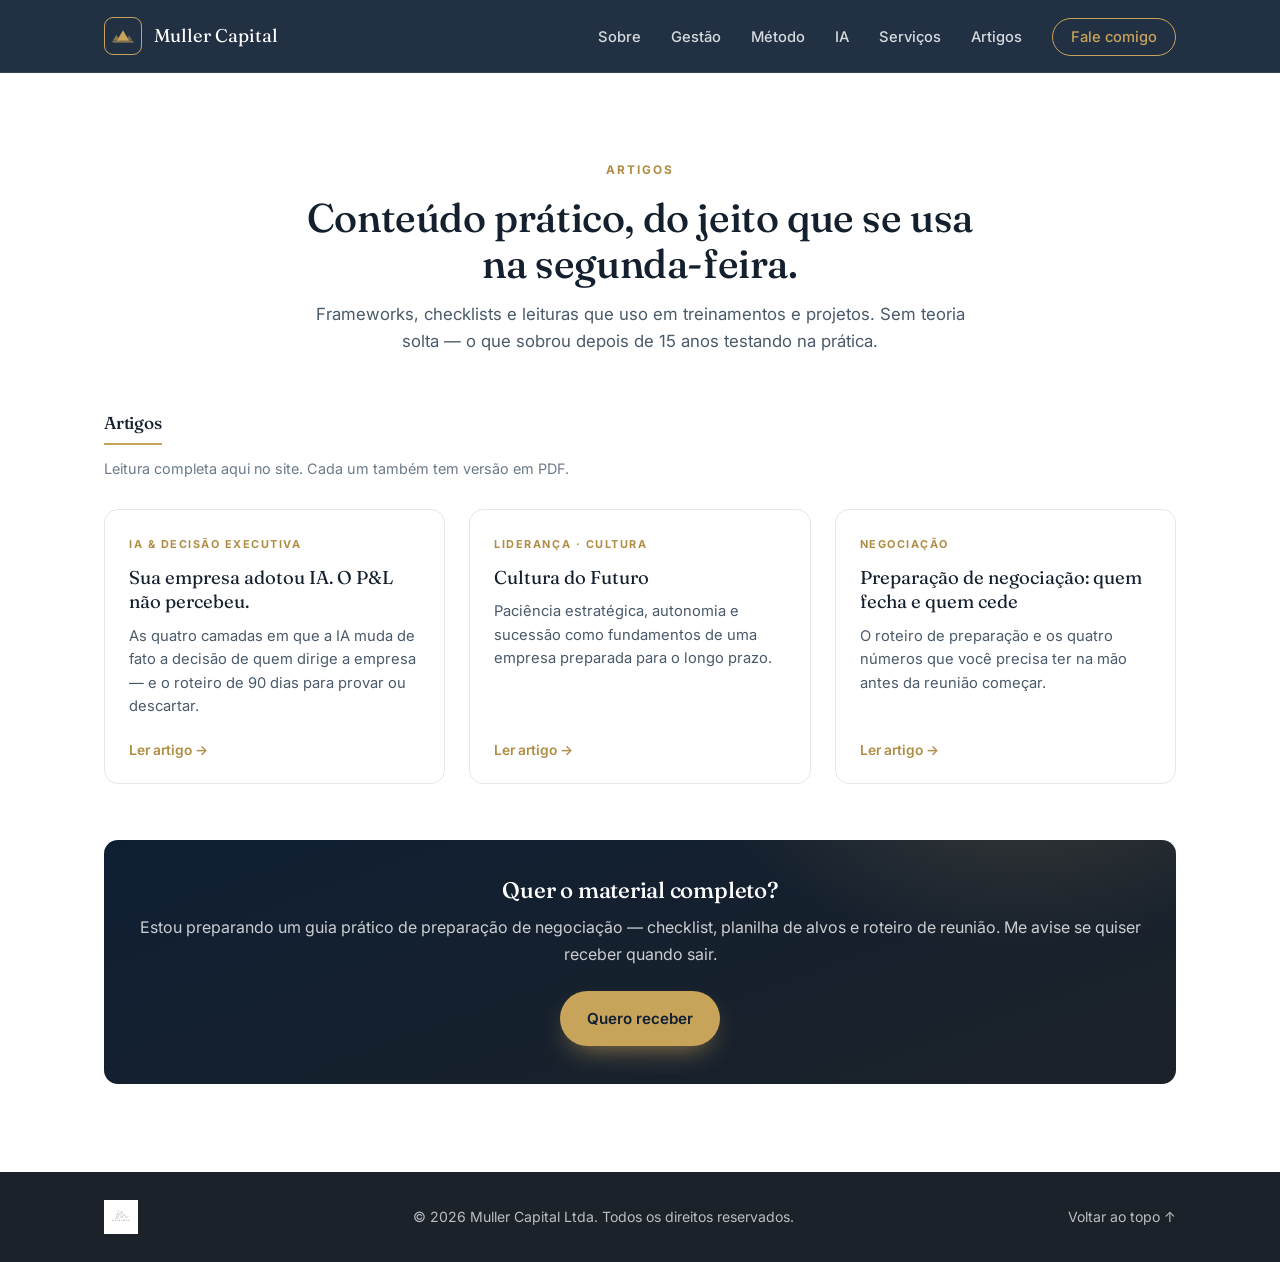
<file: artigos/index.html>
<!DOCTYPE html>
<html lang="pt-BR">
<head>
  <meta charset="UTF-8" />
  <meta name="viewport" content="width=device-width, initial-scale=1.0" />
  <title>Artigos — Muller Capital</title>
  <meta name="description" content="Artigos práticos sobre planejamento estratégico, negociação, liderança e uso de IA em negócios — por Lucas Müller, Muller Capital." />
  <meta name="author" content="Lucas Müller" />
  <meta name="robots" content="index, follow" />
  <link rel="canonical" href="https://mullercapital.net/artigos/" />

  <meta property="og:type" content="website" />
  <meta property="og:url" content="https://mullercapital.net/artigos/" />
  <meta property="og:site_name" content="Muller Capital" />
  <meta property="og:title" content="Artigos — Muller Capital" />
  <meta property="og:description" content="Conteúdo prático sobre estratégia, negociação, liderança e IA aplicada a negócios." />
  <meta property="og:image" content="https://mullercapital.net/assets/lucas.jpg" />
  <meta property="og:locale" content="pt_BR" />
  <meta name="theme-color" content="#0f1f33" />

  <link rel="icon" href="data:image/svg+xml,%3Csvg%20xmlns='http://www.w3.org/2000/svg'%20viewBox='0%200%2064%2064'%3E%3Crect%20width='64'%20height='64'%20rx='12'%20fill='%230f1f33'/%3E%3Cpath%20d='M8%2044%20L17%2029%20L26%2044%20Z'%20fill='%23c8a35a'%20opacity='.6'/%3E%3Cpath%20d='M40%2044%20L48%2031%20L56%2044%20Z'%20fill='%23c8a35a'%20opacity='.45'/%3E%3Cpath%20d='M18%2044%20L32%2020%20L46%2044%20Z'%20fill='%23c8a35a'/%3E%3Cpath%20d='M9%2047%20H55'%20stroke='%23c8a35a'%20stroke-width='3'%20stroke-linecap='round'%20opacity='.8'/%3E%3C/svg%3E" />
  <link rel="preconnect" href="https://fonts.googleapis.com" />
  <link rel="preconnect" href="https://fonts.gstatic.com" crossorigin />
  <link href="https://fonts.googleapis.com/css2?family=Fraunces:opsz,wght@9..144,400;9..144,500;9..144,600&family=Inter:wght@400;500;600;700&display=swap" rel="stylesheet" />
  <link rel="stylesheet" href="../css/styles.css?v=5" />

  <script type="application/ld+json">
  {
    "@context": "https://schema.org",
    "@type": "Blog",
    "name": "Artigos — Muller Capital",
    "description": "Conteúdo prático sobre planejamento estratégico, negociação, liderança e IA aplicada a negócios.",
    "url": "https://mullercapital.net/artigos/",
    "inLanguage": "pt-BR",
    "author": {
      "@type": "Person",
      "@id": "https://mullercapital.net/#lucas-muller",
      "name": "Lucas Müller"
    },
    "publisher": {
      "@type": "Organization",
      "name": "Muller Capital",
      "logo": {
        "@type": "ImageObject",
        "url": "https://mullercapital.net/assets/muller-capital.png"
      }
    }
  }
  </script>
</head>
<body>

  <!-- ===================== HEADER / NAV ===================== -->
  <header class="site-header" id="top">
    <div class="container nav-wrap">
      <a href="../index.html" class="brand">
        <span class="brand-mark" aria-hidden="true">
          <svg viewBox="0 0 32 26" width="22" height="18" xmlns="http://www.w3.org/2000/svg">
            <path d="M1 20 L6.5 11 L12 20 Z" fill="currentColor" opacity="0.6" />
            <path d="M20 20 L25 12 L30 20 Z" fill="currentColor" opacity="0.45" />
            <path d="M7 20 L16 4.5 L25 20 Z" fill="currentColor" />
            <path d="M1.5 21.6 H30.5" stroke="currentColor" stroke-width="1.6" stroke-linecap="round" opacity="0.8" />
          </svg>
        </span>
        <span class="brand-name">Muller&nbsp;Capital</span>
      </a>
      <nav class="nav" aria-label="Navegação principal">
        <button class="nav-toggle" aria-expanded="false" aria-controls="nav-menu" aria-label="Abrir menu">
          <span></span><span></span><span></span>
        </button>
        <ul class="nav-menu" id="nav-menu">
          <li><a href="../index.html#sobre">Sobre</a></li>
          <li><a href="../index.html#gestao">Gestão</a></li>
          <li><a href="../index.html#metodo">Método</a></li>
          <li><a href="../ia.html">IA</a></li>
          <li><a href="../index.html#servicos">Serviços</a></li>
          <li><a href="index.html">Artigos</a></li>
          <li><a href="../index.html#contato" class="nav-cta">Fale comigo</a></li>
        </ul>
      </nav>
    </div>
  </header>

  <!-- ===================== LISTA DE ARTIGOS ===================== -->
  <section class="section">
    <div class="container">
      <div class="section-head">
        <p class="section-eyebrow">Artigos</p>
        <h2>Conteúdo prático, do jeito que se usa na segunda-feira.</h2>
        <p class="section-sub">
          Frameworks, checklists e leituras que uso em treinamentos e projetos.
          Sem teoria solta — o que sobrou depois de 15 anos testando na prática.
        </p>
      </div>

      <!--
        COMO ADICIONAR CONTEÚDO — ver README, seção "Artigos".
        Resumo: artigo novo = duplicar preparacao-negociacao.html
                PDF novo    = duplicar modelo-material.html + arquivo em materiais/
      -->

      <!-- ========== GRUPO 1: ARTIGOS NO SITE ========== -->
      <div class="artigos-grupo">
        <h3 class="grupo-titulo">Artigos</h3>
        <p class="grupo-desc">Leitura completa aqui no site. Cada um também tem versão em PDF.</p>
        <ul class="artigos-cards">
          <li class="artigo-card">
            <a class="artigo-link" href="ia-decisao-executiva.html">
              <span class="artigo-tag">IA &amp; Decisão Executiva</span>
              <span class="artigo-titulo">Sua empresa adotou IA. O P&amp;L não percebeu.</span>
              <span class="artigo-resumo">
                As quatro camadas em que a IA muda de fato a decisão de quem dirige a empresa —
                e o roteiro de 90 dias para provar ou descartar.
              </span>
              <span class="artigo-seta">Ler artigo &rarr;</span>
            </a>
          </li>
          <li class="artigo-card">
            <a class="artigo-link" href="cultura-do-futuro.html">
              <span class="artigo-tag">Liderança · Cultura</span>
              <span class="artigo-titulo">Cultura do Futuro</span>
              <span class="artigo-resumo">
                Paciência estratégica, autonomia e sucessão como fundamentos de uma empresa
                preparada para o longo prazo.
              </span>
              <span class="artigo-seta">Ler artigo &rarr;</span>
            </a>
          </li>
          <li class="artigo-card">
            <a class="artigo-link" href="preparacao-negociacao.html">
              <span class="artigo-tag">Negociação</span>
              <span class="artigo-titulo">Preparação de negociação: quem fecha e quem cede</span>
              <span class="artigo-resumo">
                O roteiro de preparação e os quatro números que você precisa ter na mão
                antes da reunião começar.
              </span>
              <span class="artigo-seta">Ler artigo &rarr;</span>
            </a>
          </li>
        </ul>
      </div>

      <!-- ========== GRUPO 2: MATERIAIS EM PDF ==========
        Descomente este grupo quando o primeiro PDF estiver publicado.
        Copie o <li> uma vez para cada material.

      <div class="artigos-grupo">
        <h3 class="grupo-titulo">Materiais para download</h3>
        <p class="grupo-desc">Artigos completos em PDF, com resumo antes de baixar.</p>
        <ul class="artigos-cards">
          <li class="artigo-card">
            <a class="artigo-link" href="NOME-DO-ARQUIVO.html">
              <span class="artigo-tag">CATEGORIA · PDF</span>
              <span class="artigo-titulo">TÍTULO DO ARTIGO</span>
              <span class="artigo-resumo">RESUMO DE UMA OU DUAS LINHAS.</span>
              <span class="artigo-seta">Ver e baixar &rarr;</span>
            </a>
          </li>
        </ul>
      </div>

      ========== FIM GRUPO 2 ========== -->

      <!-- ========== GRUPO 3: LINKEDIN ==========
        Descomente quando quiser listar artigos publicados no LinkedIn.
        Atenção: estes links levam o visitante para fora do site.

      <div class="artigos-grupo">
        <h3 class="grupo-titulo">Publicado no LinkedIn</h3>
        <p class="grupo-desc">Textos publicados na minha página do LinkedIn.</p>
        <ul class="artigos-cards">
          <li class="artigo-card">
            <a class="artigo-link" href="URL-COMPLETA-DO-LINKEDIN" target="_blank" rel="noopener">
              <span class="artigo-tag">CATEGORIA · LinkedIn</span>
              <span class="artigo-titulo">TÍTULO DO ARTIGO</span>
              <span class="artigo-resumo">RESUMO DE UMA OU DUAS LINHAS.</span>
              <span class="artigo-seta">Ler no LinkedIn &#8599;</span>
            </a>
          </li>
        </ul>
      </div>

      ========== FIM GRUPO 3 ========== -->

      <!-- ===================== MATERIAL GRATUITO (isca de e-mail) ===================== -->
      <!--
        ATENÇÃO: este bloco ainda NÃO entrega arquivo nenhum.
        Hoje ele leva ao formulário de contato da home.
        Para virar um material com captura de e-mail de verdade, é preciso uma
        plataforma de e-mail (Brevo, MailerLite...) — ver README, seção "Material gratuito".
        O arquivo NÃO pode ficar neste repositório: ele é público.
      -->
      <div class="post-cta">
        <h2>Quer o material completo?</h2>
        <p>
          Estou preparando um guia prático de preparação de negociação — checklist,
          planilha de alvos e roteiro de reunião. Me avise se quiser receber quando sair.
        </p>
        <a href="../index.html#contato" class="btn btn-primary">Quero receber</a>
      </div>
    </div>
  </section>

  <!-- ===================== FOOTER ===================== -->
  <footer class="site-footer">
    <div class="container footer-wrap">
      <div class="footer-realizacao">
        <img src="../assets/muller-capital.png" alt="Muller Capital" class="footer-logo" onerror="this.replaceWith(Object.assign(document.createElement('span'),{className:'footer-brand',textContent:'Muller Capital'}))" />
      </div>
      <span class="footer-copy">© <span id="year"></span> Muller Capital Ltda. Todos os direitos reservados.</span>
      <a href="#top" class="footer-top">Voltar ao topo &uarr;</a>
    </div>
  </footer>

  <script src="../js/main.js"></script>
</body>
</html>
</file>
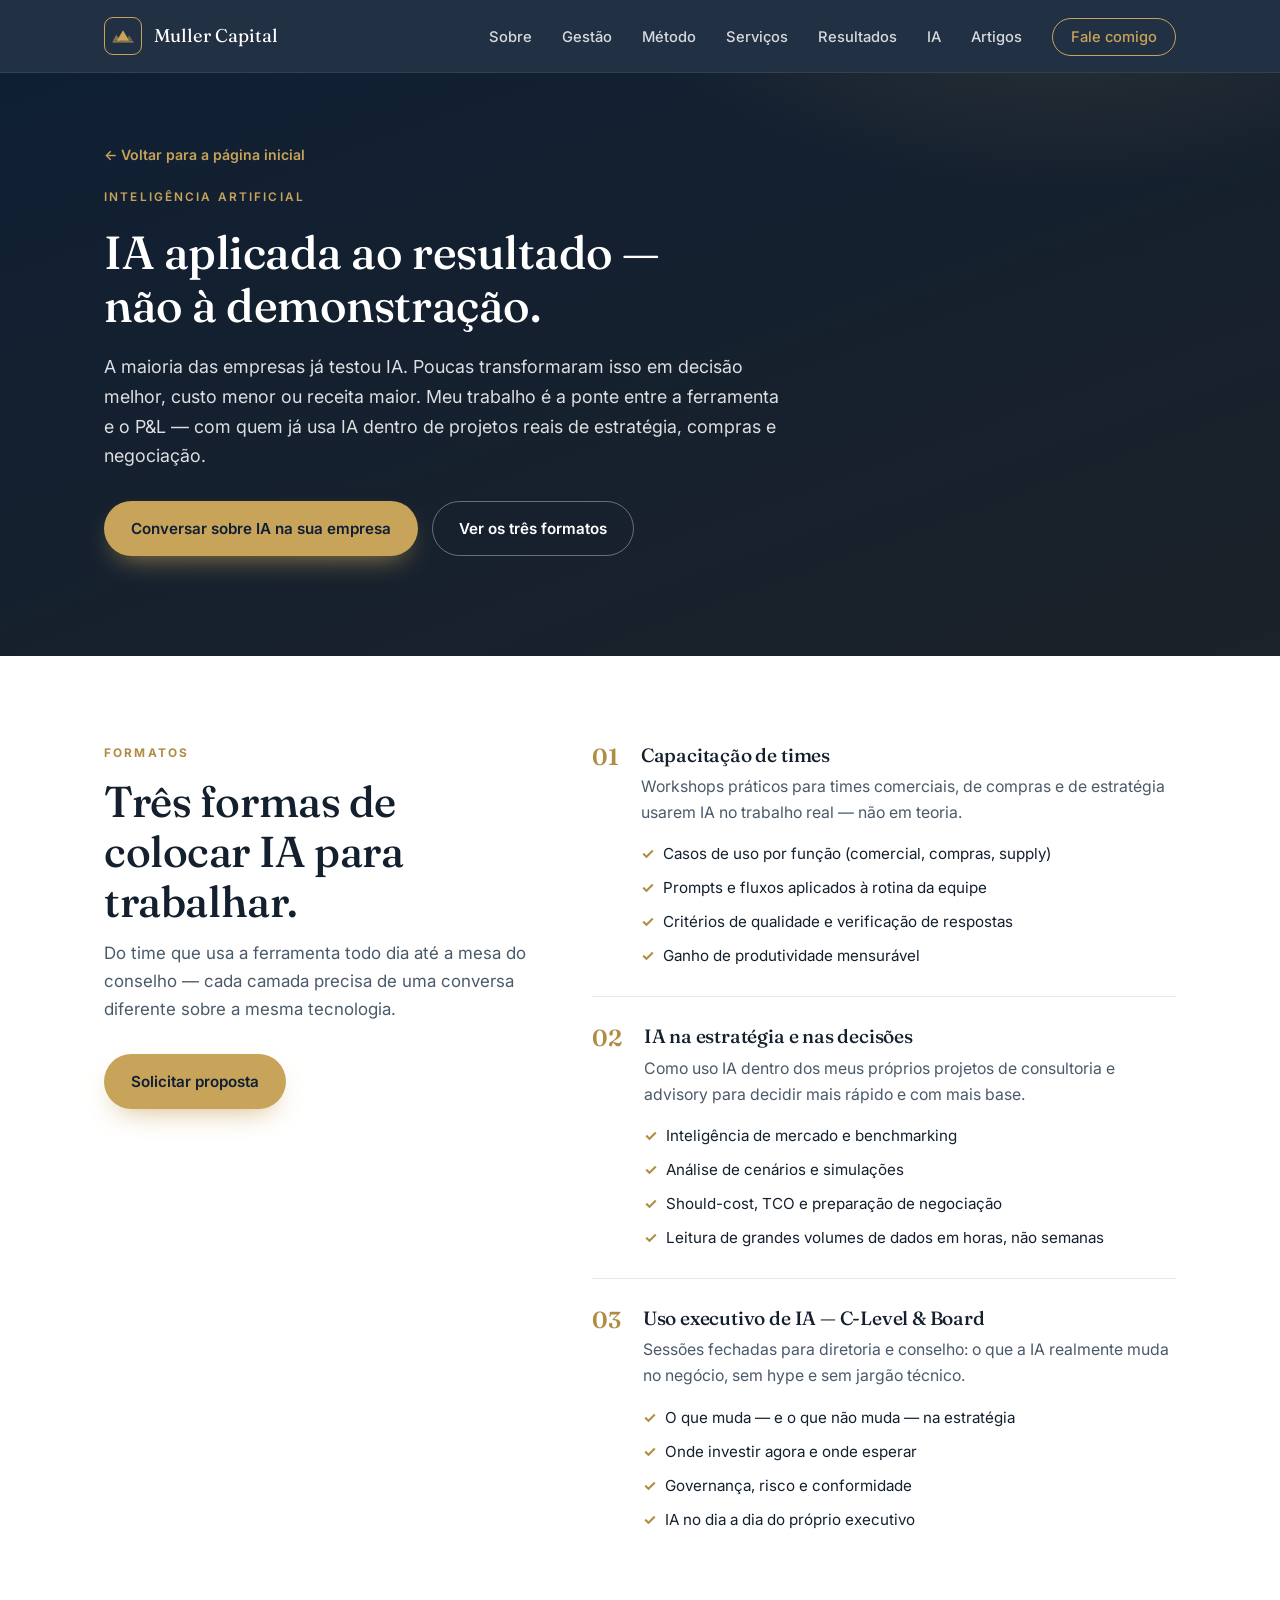
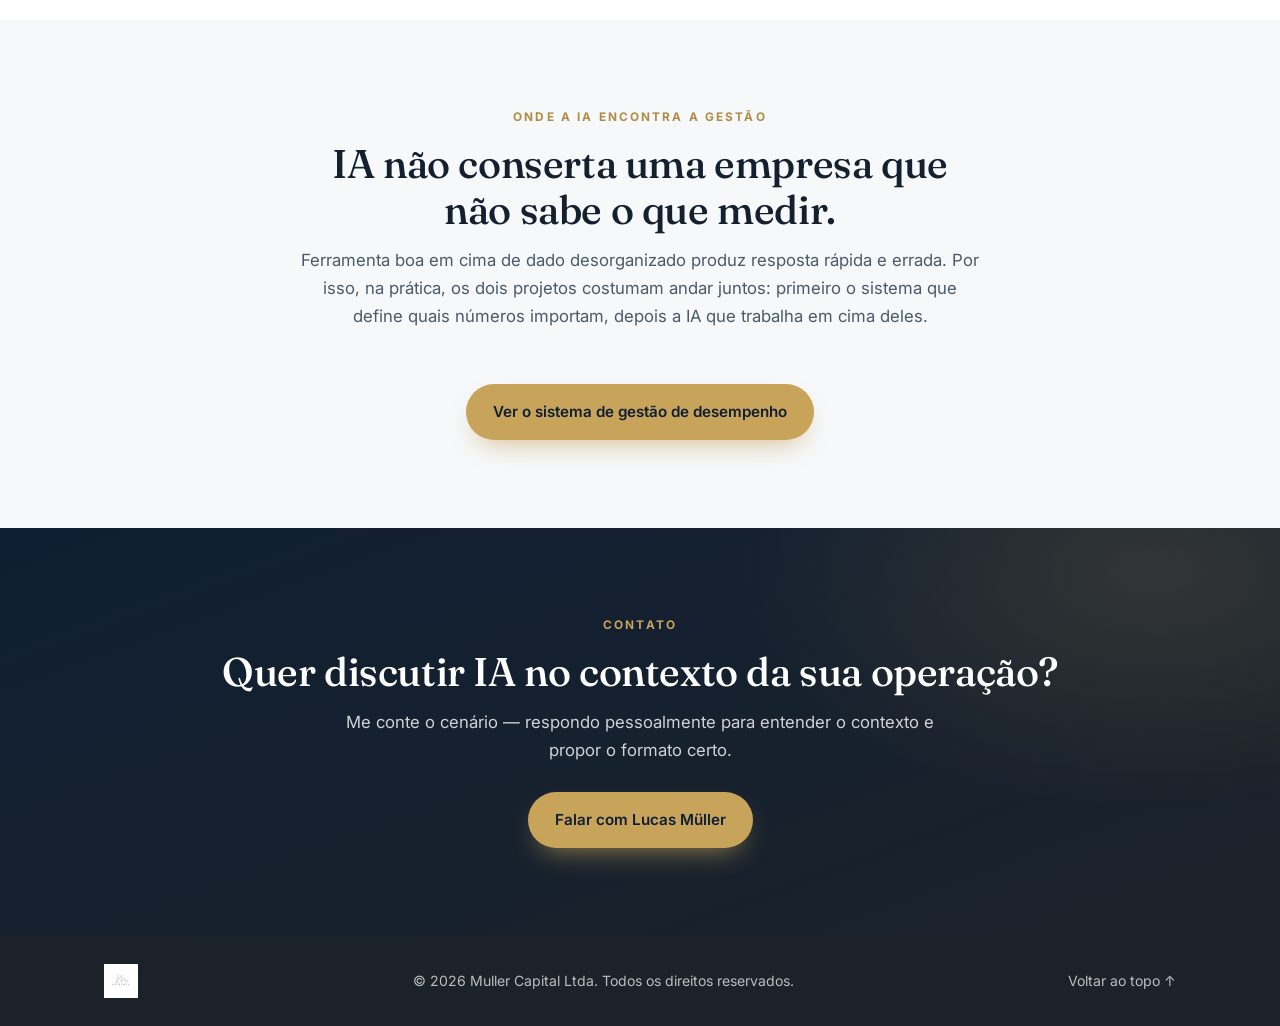
<file: ia.html>
<!DOCTYPE html>
<html lang="pt-BR">
<head>
  <meta charset="UTF-8" />
  <meta name="viewport" content="width=device-width, initial-scale=1.0" />
  <title>IA aplicada a negócios — treinamento e sessões executivas | Muller Capital</title>
  <meta name="description" content="Capacitação de times em IA, IA aplicada à estratégia e sessões fechadas para C-level e conselho — com Lucas Müller, executivo com +15 anos em mercados globais." />
  <meta name="author" content="Lucas Müller" />
  <meta name="robots" content="index, follow" />
  <link rel="canonical" href="https://mullercapital.net/ia.html" />

  <meta property="og:type" content="website" />
  <meta property="og:url" content="https://mullercapital.net/ia.html" />
  <meta property="og:site_name" content="Muller Capital" />
  <meta property="og:title" content="IA aplicada ao resultado — não à demonstração" />
  <meta property="og:description" content="Capacitação de times, IA na estratégia e sessões fechadas para C-level e conselho, com Lucas Müller." />
  <meta property="og:image" content="https://mullercapital.net/assets/lucas.jpg" />
  <meta property="og:locale" content="pt_BR" />
  <meta name="twitter:card" content="summary_large_image" />
  <meta name="twitter:title" content="IA aplicada ao resultado — não à demonstração" />
  <meta name="twitter:description" content="Capacitação de times, IA na estratégia e sessões fechadas para C-level e conselho, com Lucas Müller." />
  <meta name="twitter:image" content="https://mullercapital.net/assets/lucas.jpg" />
  <meta name="theme-color" content="#0f1f33" />

  <link rel="icon" href="data:image/svg+xml,%3Csvg%20xmlns='http://www.w3.org/2000/svg'%20viewBox='0%200%2064%2064'%3E%3Crect%20width='64'%20height='64'%20rx='12'%20fill='%230f1f33'/%3E%3Cpath%20d='M8%2044%20L17%2029%20L26%2044%20Z'%20fill='%23c8a35a'%20opacity='.6'/%3E%3Cpath%20d='M40%2044%20L48%2031%20L56%2044%20Z'%20fill='%23c8a35a'%20opacity='.45'/%3E%3Cpath%20d='M18%2044%20L32%2020%20L46%2044%20Z'%20fill='%23c8a35a'/%3E%3Cpath%20d='M9%2047%20H55'%20stroke='%23c8a35a'%20stroke-width='3'%20stroke-linecap='round'%20opacity='.8'/%3E%3C/svg%3E" />
  <link rel="preconnect" href="https://fonts.googleapis.com" />
  <link rel="preconnect" href="https://fonts.gstatic.com" crossorigin />
  <link href="https://fonts.googleapis.com/css2?family=Fraunces:opsz,wght@9..144,400;9..144,500;9..144,600&family=Inter:wght@400;500;600;700&display=swap" rel="stylesheet" />
  <link rel="stylesheet" href="css/styles.css?v=5" />
</head>
<body>

  <header class="site-header" id="top">
    <div class="container nav-wrap">
      <a href="index.html" class="brand">
        <span class="brand-mark" aria-hidden="true">
          <svg viewBox="0 0 32 26" width="22" height="18" xmlns="http://www.w3.org/2000/svg">
            <path d="M1 20 L6.5 11 L12 20 Z" fill="currentColor" opacity="0.6" />
            <path d="M20 20 L25 12 L30 20 Z" fill="currentColor" opacity="0.45" />
            <path d="M7 20 L16 4.5 L25 20 Z" fill="currentColor" />
            <path d="M1.5 21.6 H30.5" stroke="currentColor" stroke-width="1.6" stroke-linecap="round" opacity="0.8" />
          </svg>
        </span>
        <span class="brand-name">Muller&nbsp;Capital</span>
      </a>
      <nav class="nav" aria-label="Navegação principal">
        <button class="nav-toggle" aria-expanded="false" aria-controls="nav-menu" aria-label="Abrir menu">
          <span></span><span></span><span></span>
        </button>
        <ul class="nav-menu" id="nav-menu">
          <li><a href="index.html#sobre">Sobre</a></li>
          <li><a href="index.html#gestao">Gestão</a></li>
          <li><a href="index.html#metodo">Método</a></li>
          <li><a href="index.html#servicos">Serviços</a></li>
          <li><a href="index.html#resultados">Resultados</a></li>
          <li><a href="ia.html">IA</a></li>
          <li><a href="artigos/index.html">Artigos</a></li>
          <li><a href="index.html#contato" class="nav-cta">Fale comigo</a></li>
        </ul>
      </nav>
    </div>
  </header>

  <!-- ===================== CAPA ===================== -->
  <section class="svc-hero">
    <div class="container">
      <a href="index.html" class="svc-back">&larr; Voltar para a página inicial</a>
      <p class="eyebrow">Inteligência Artificial</p>
      <h1>IA aplicada ao resultado — não à demonstração.</h1>
      <p class="lead">
        A maioria das empresas já testou IA. Poucas transformaram isso em decisão melhor,
        custo menor ou receita maior. Meu trabalho é a ponte entre a ferramenta e o P&amp;L —
        com quem já usa IA dentro de projetos reais de estratégia, compras e negociação.
      </p>
      <div class="hero-actions">
        <a href="index.html#contato" class="btn btn-primary">Conversar sobre IA na sua empresa</a>
        <a href="#formatos" class="btn btn-ghost">Ver os três formatos</a>
      </div>
    </div>
  </section>

  <!-- ===================== OS TRÊS FORMATOS ===================== -->
  <section id="formatos" class="section">
    <div class="container ia-grid">
      <div class="ia-intro">
        <p class="section-eyebrow">Formatos</p>
        <h2>Três formas de colocar IA para trabalhar.</h2>
        <p class="ia-lead">
          Do time que usa a ferramenta todo dia até a mesa do conselho — cada camada
          precisa de uma conversa diferente sobre a mesma tecnologia.
        </p>
        <a href="index.html#contato" class="btn btn-primary">Solicitar proposta</a>
      </div>

      <ol class="ia-list">
        <li class="ia-item">
          <span class="ia-num" aria-hidden="true">01</span>
          <div class="ia-body">
            <h3>Capacitação de times</h3>
            <p>
              Workshops práticos para times comerciais, de compras e de estratégia usarem IA no
              trabalho real — não em teoria.
            </p>
            <ul class="card-list">
              <li>Casos de uso por função (comercial, compras, supply)</li>
              <li>Prompts e fluxos aplicados à rotina da equipe</li>
              <li>Critérios de qualidade e verificação de respostas</li>
              <li>Ganho de produtividade mensurável</li>
            </ul>
          </div>
        </li>

        <li class="ia-item">
          <span class="ia-num" aria-hidden="true">02</span>
          <div class="ia-body">
            <h3>IA na estratégia e nas decisões</h3>
            <p>
              Como uso IA dentro dos meus próprios projetos de consultoria e advisory para
              decidir mais rápido e com mais base.
            </p>
            <ul class="card-list">
              <li>Inteligência de mercado e benchmarking</li>
              <li>Análise de cenários e simulações</li>
              <li>Should-cost, TCO e preparação de negociação</li>
              <li>Leitura de grandes volumes de dados em horas, não semanas</li>
            </ul>
          </div>
        </li>

        <li class="ia-item">
          <span class="ia-num" aria-hidden="true">03</span>
          <div class="ia-body">
            <h3>Uso executivo de IA — C-Level &amp; Board</h3>
            <p>
              Sessões fechadas para diretoria e conselho: o que a IA realmente muda no negócio,
              sem hype e sem jargão técnico.
            </p>
            <ul class="card-list">
              <li>O que muda — e o que não muda — na estratégia</li>
              <li>Onde investir agora e onde esperar</li>
              <li>Governança, risco e conformidade</li>
              <li>IA no dia a dia do próprio executivo</li>
            </ul>
          </div>
        </li>
      </ol>
    </div>
  </section>

  <!-- ===================== LIGAÇÃO COM GESTÃO ===================== -->
  <section class="section section--alt">
    <div class="container">
      <div class="section-head">
        <p class="section-eyebrow">Onde a IA encontra a gestão</p>
        <h2>IA não conserta uma empresa que não sabe o que medir.</h2>
        <p class="section-sub">
          Ferramenta boa em cima de dado desorganizado produz resposta rápida e errada. Por isso,
          na prática, os dois projetos costumam andar juntos: primeiro o sistema que define
          quais números importam, depois a IA que trabalha em cima deles.
        </p>
      </div>
      <p style="text-align:center;">
        <a href="index.html#gestao" class="btn btn-primary">Ver o sistema de gestão de desempenho</a>
      </p>
    </div>
  </section>

  <!-- ===================== CTA ===================== -->
  <section class="section section--contact">
    <div class="container" style="text-align:center;">
      <p class="section-eyebrow">Contato</p>
      <h2>Quer discutir IA no contexto da sua operação?</h2>
      <p class="section-sub" style="max-width:56ch;margin:0 auto 28px;">
        Me conte o cenário — respondo pessoalmente para entender o contexto e propor o formato certo.
      </p>
      <a href="index.html#contato" class="btn btn-primary">Falar com Lucas Müller</a>
    </div>
  </section>

  <footer class="site-footer">
    <div class="container footer-wrap">
      <div class="footer-realizacao">
        <img src="assets/muller-capital.png" alt="Muller Capital" class="footer-logo" onerror="this.replaceWith(Object.assign(document.createElement('span'),{className:'footer-brand',textContent:'Muller Capital'}))" />
      </div>
      <span class="footer-copy">© <span id="year"></span> Muller Capital Ltda. Todos os direitos reservados.</span>
      <a href="#top" class="footer-top">Voltar ao topo &uarr;</a>
    </div>
  </footer>

  <script src="js/main.js"></script>
</body>
</html>
</file>
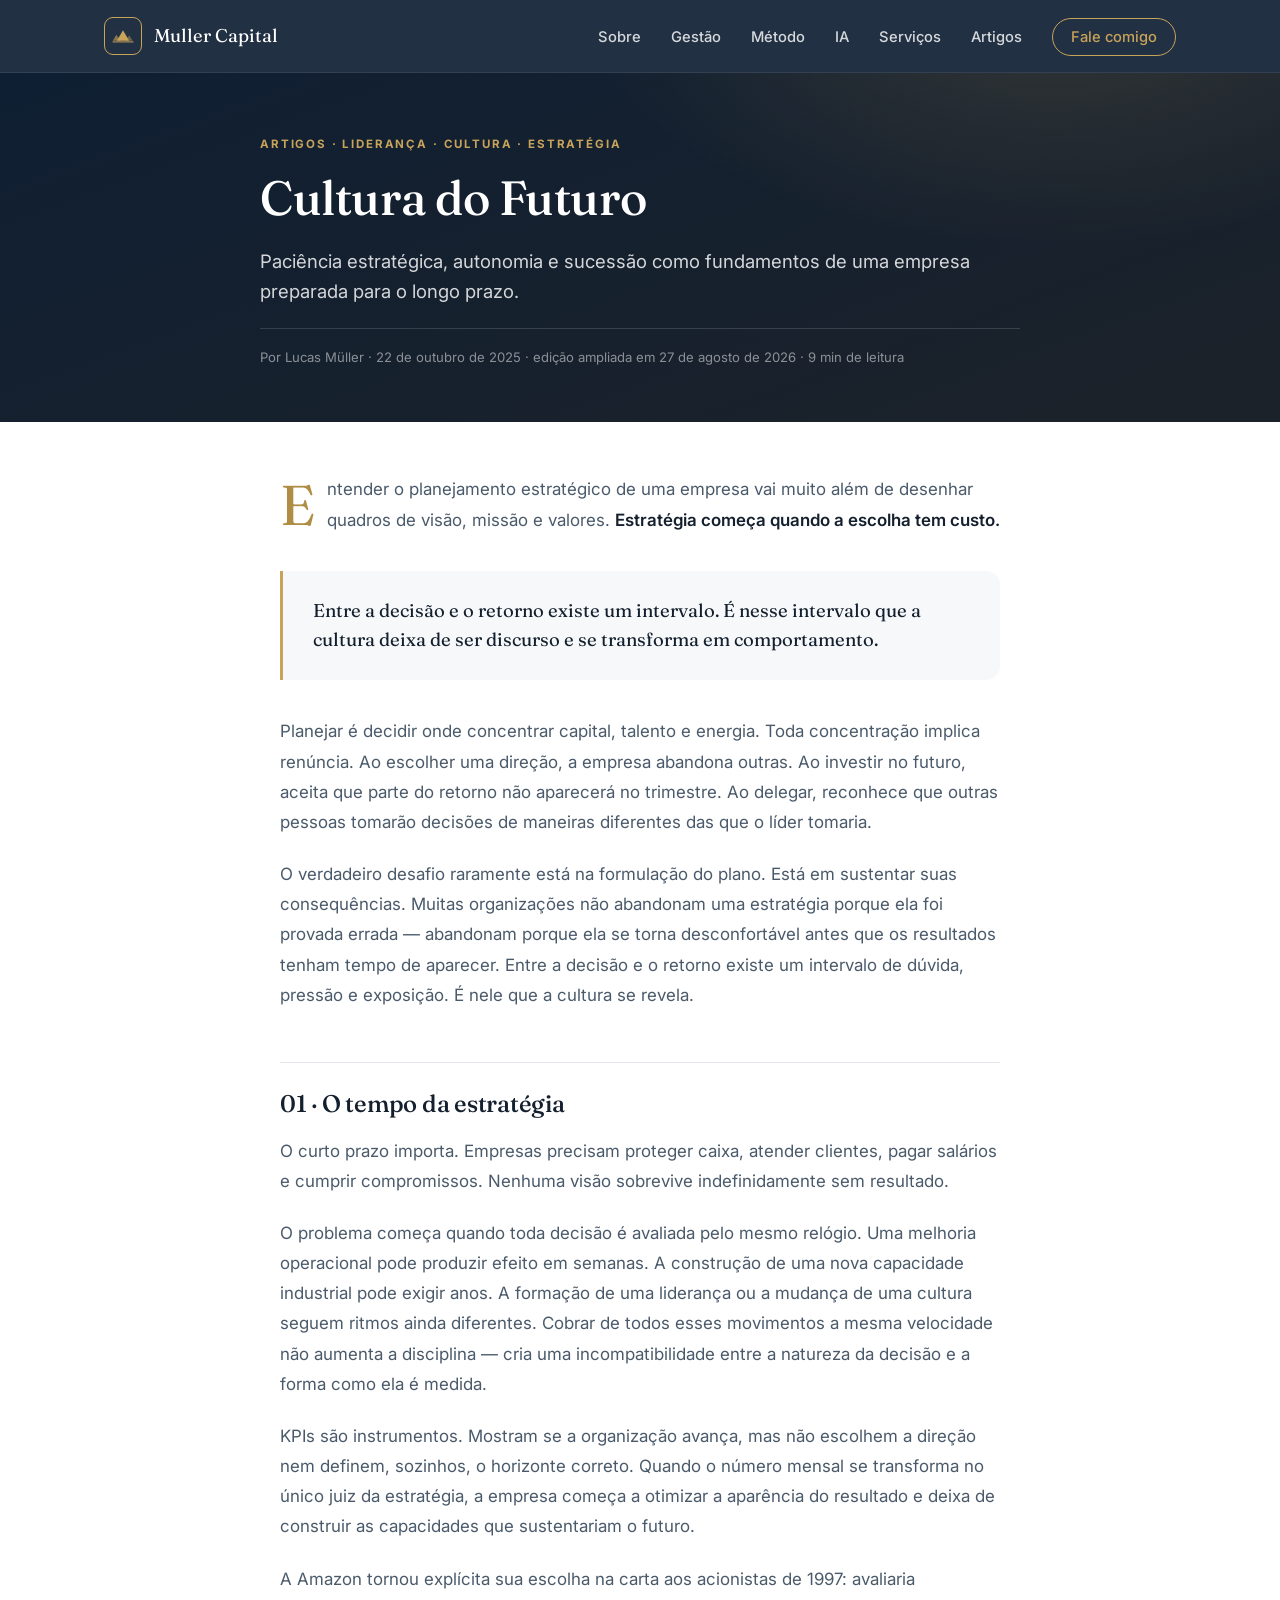
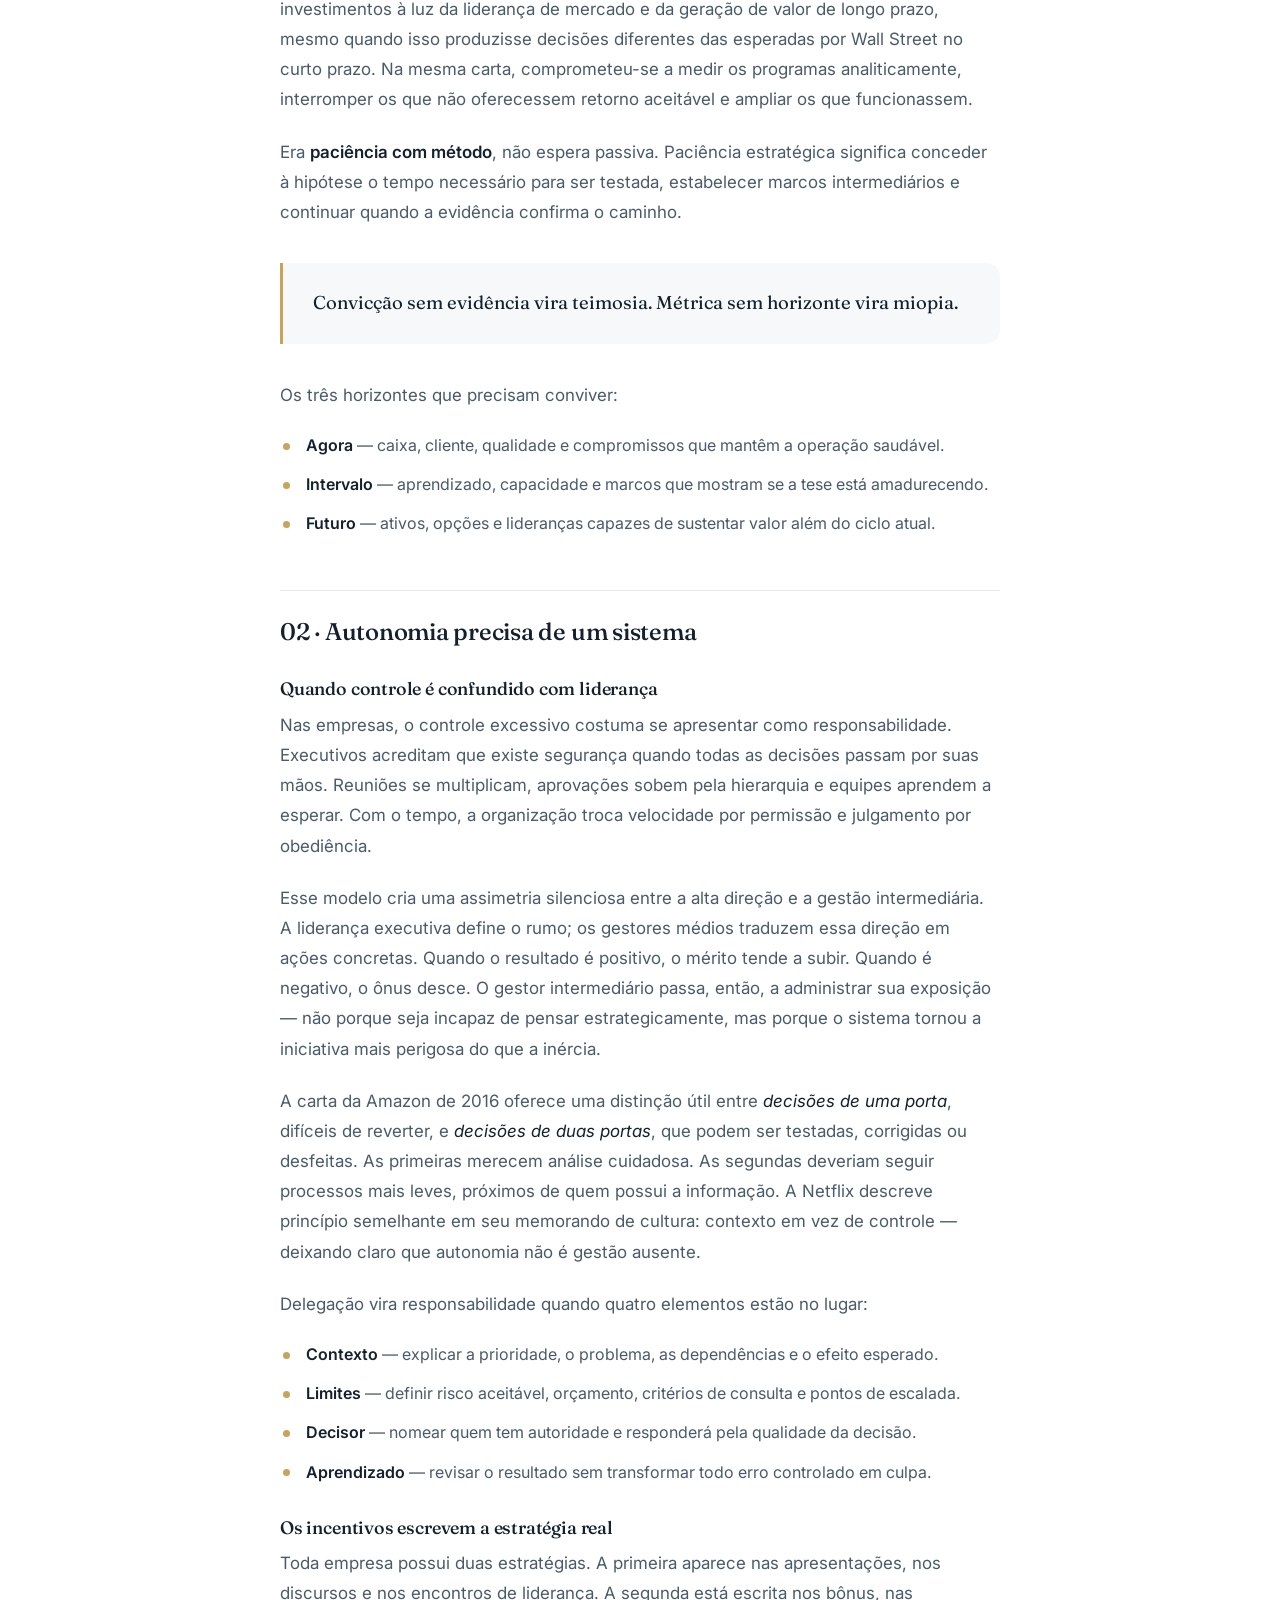
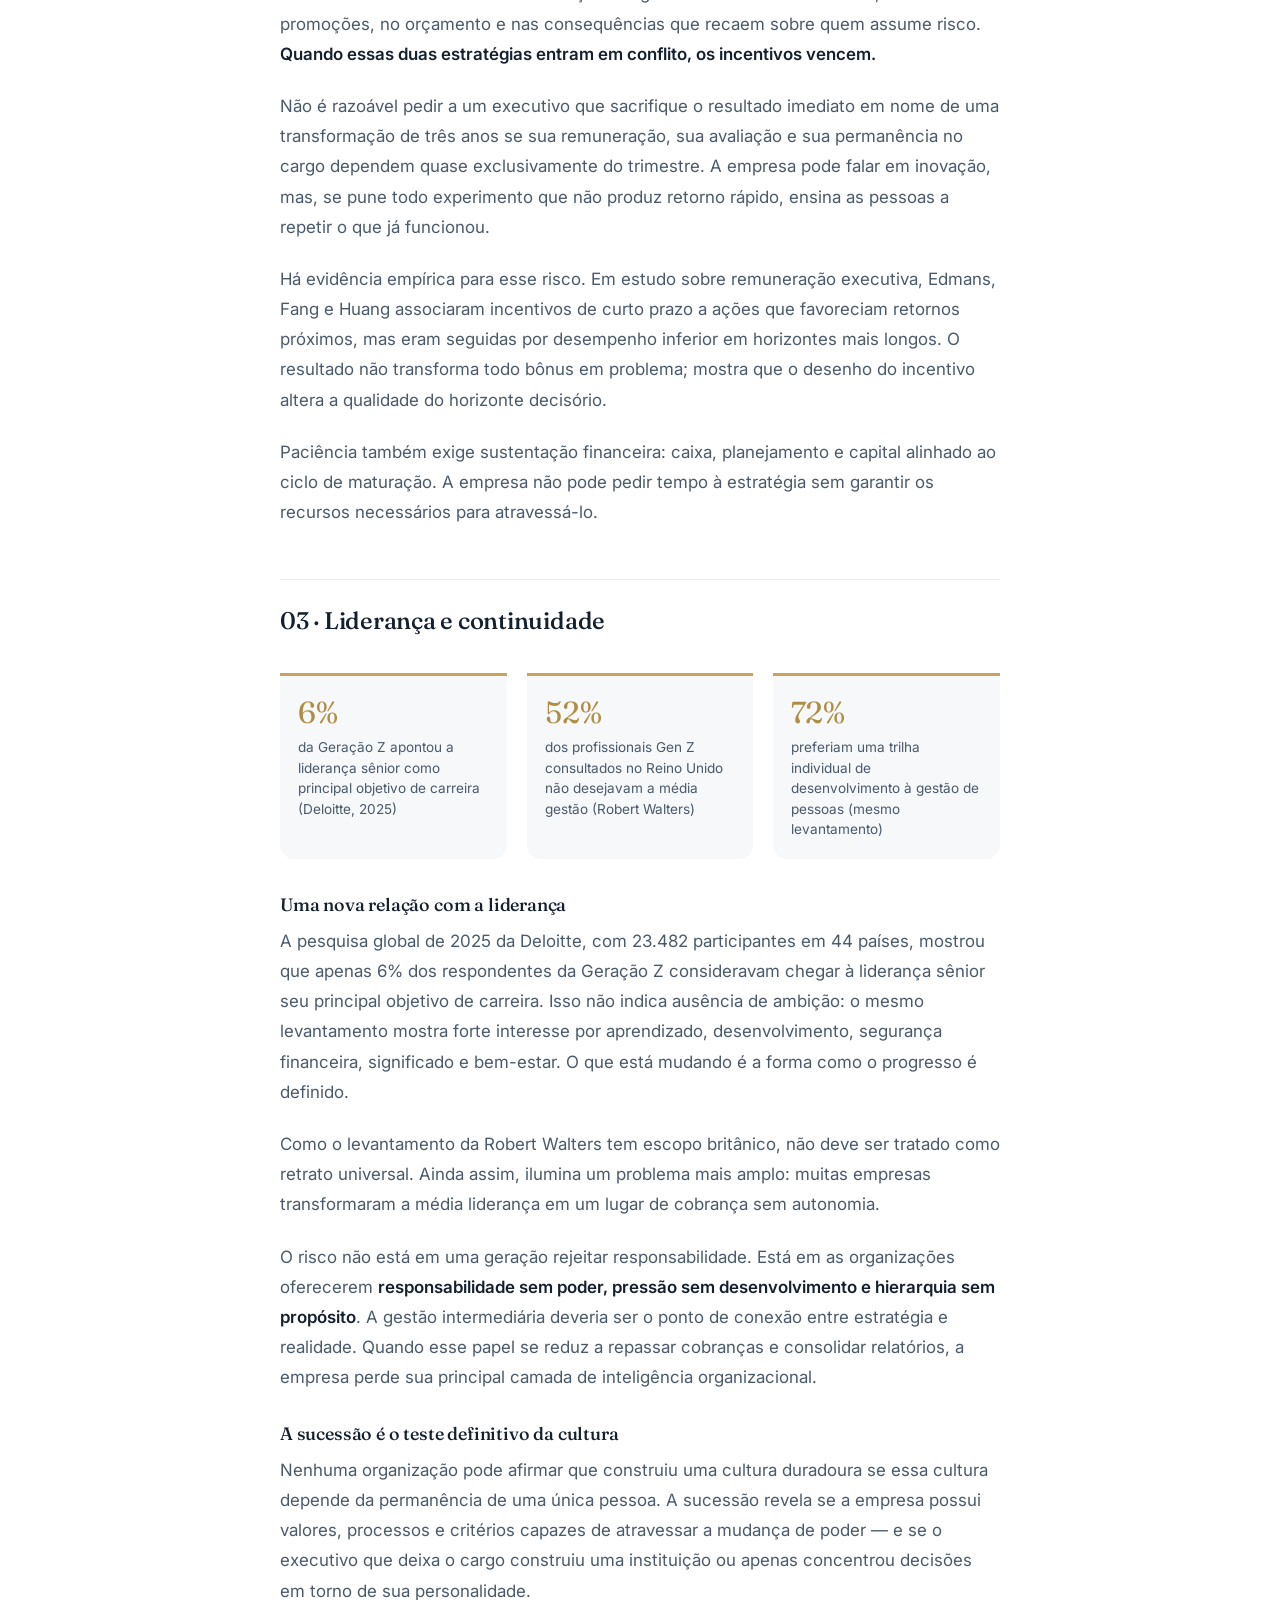
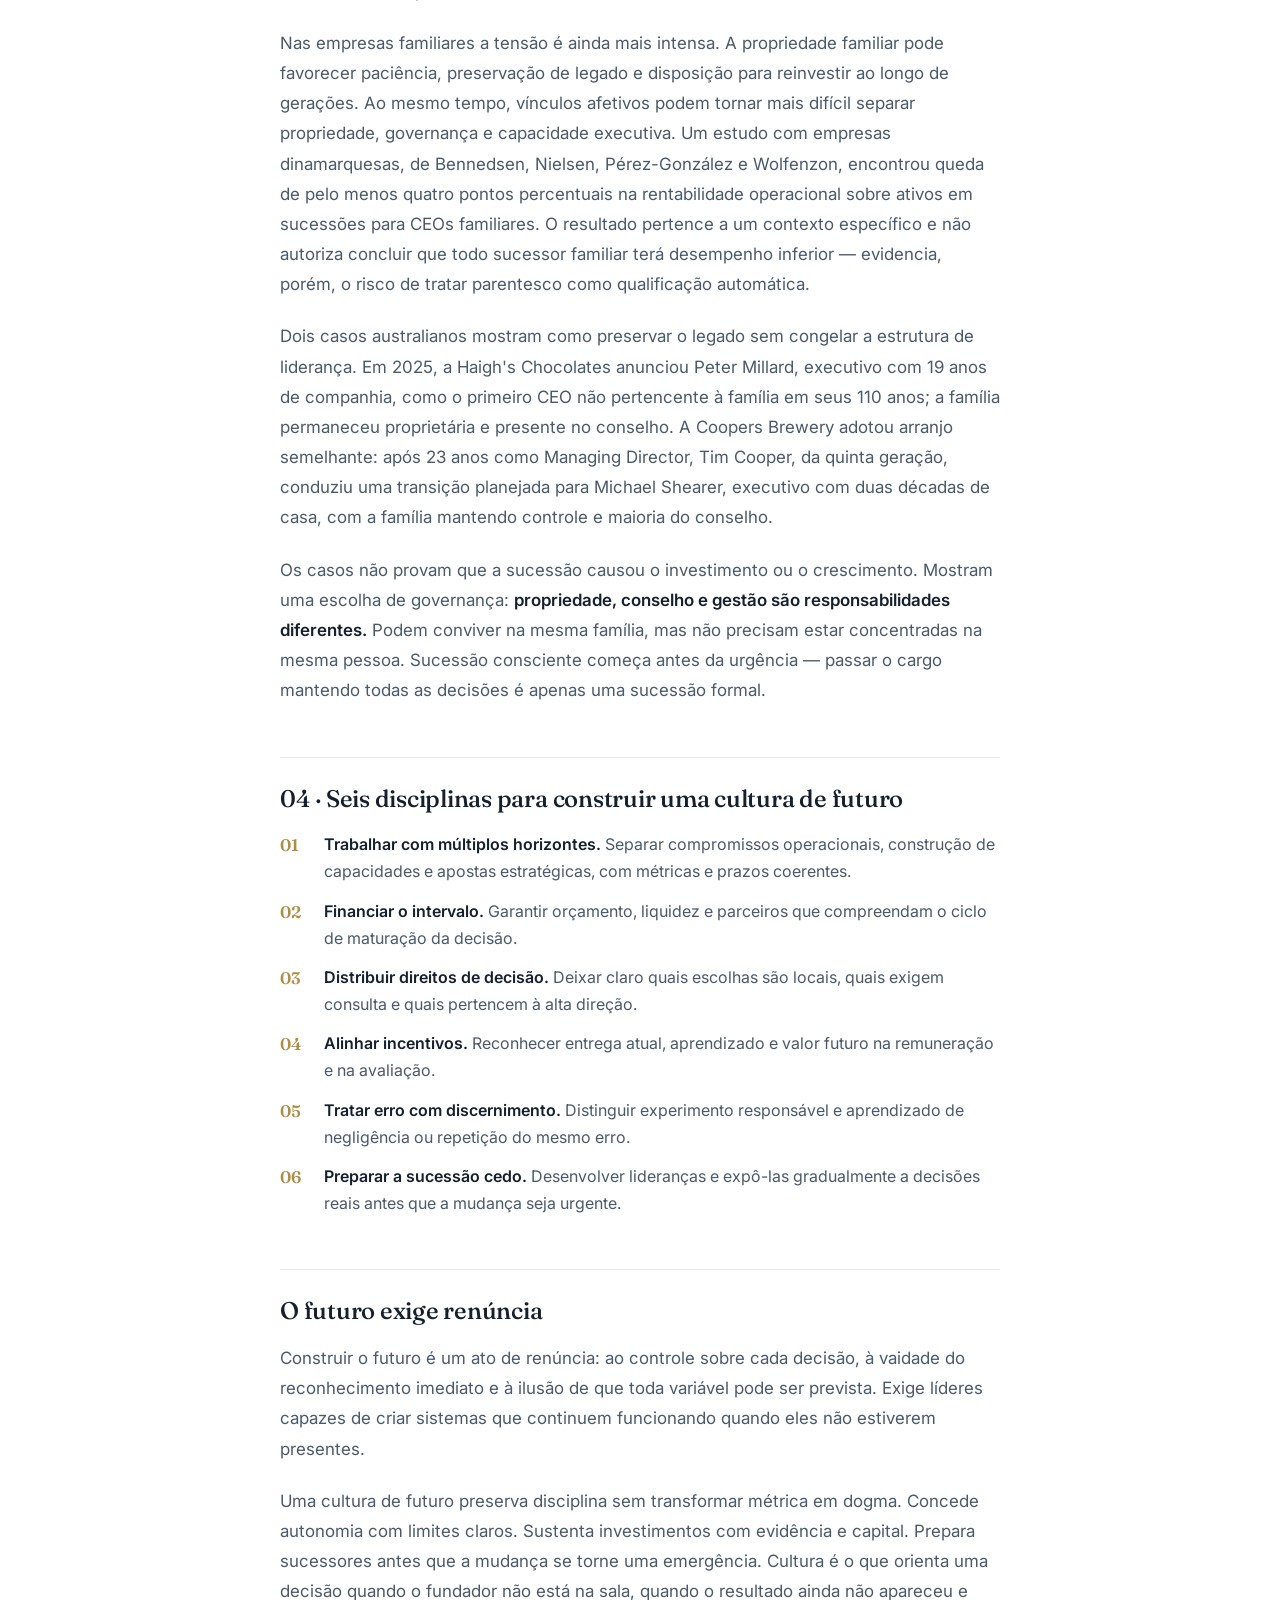
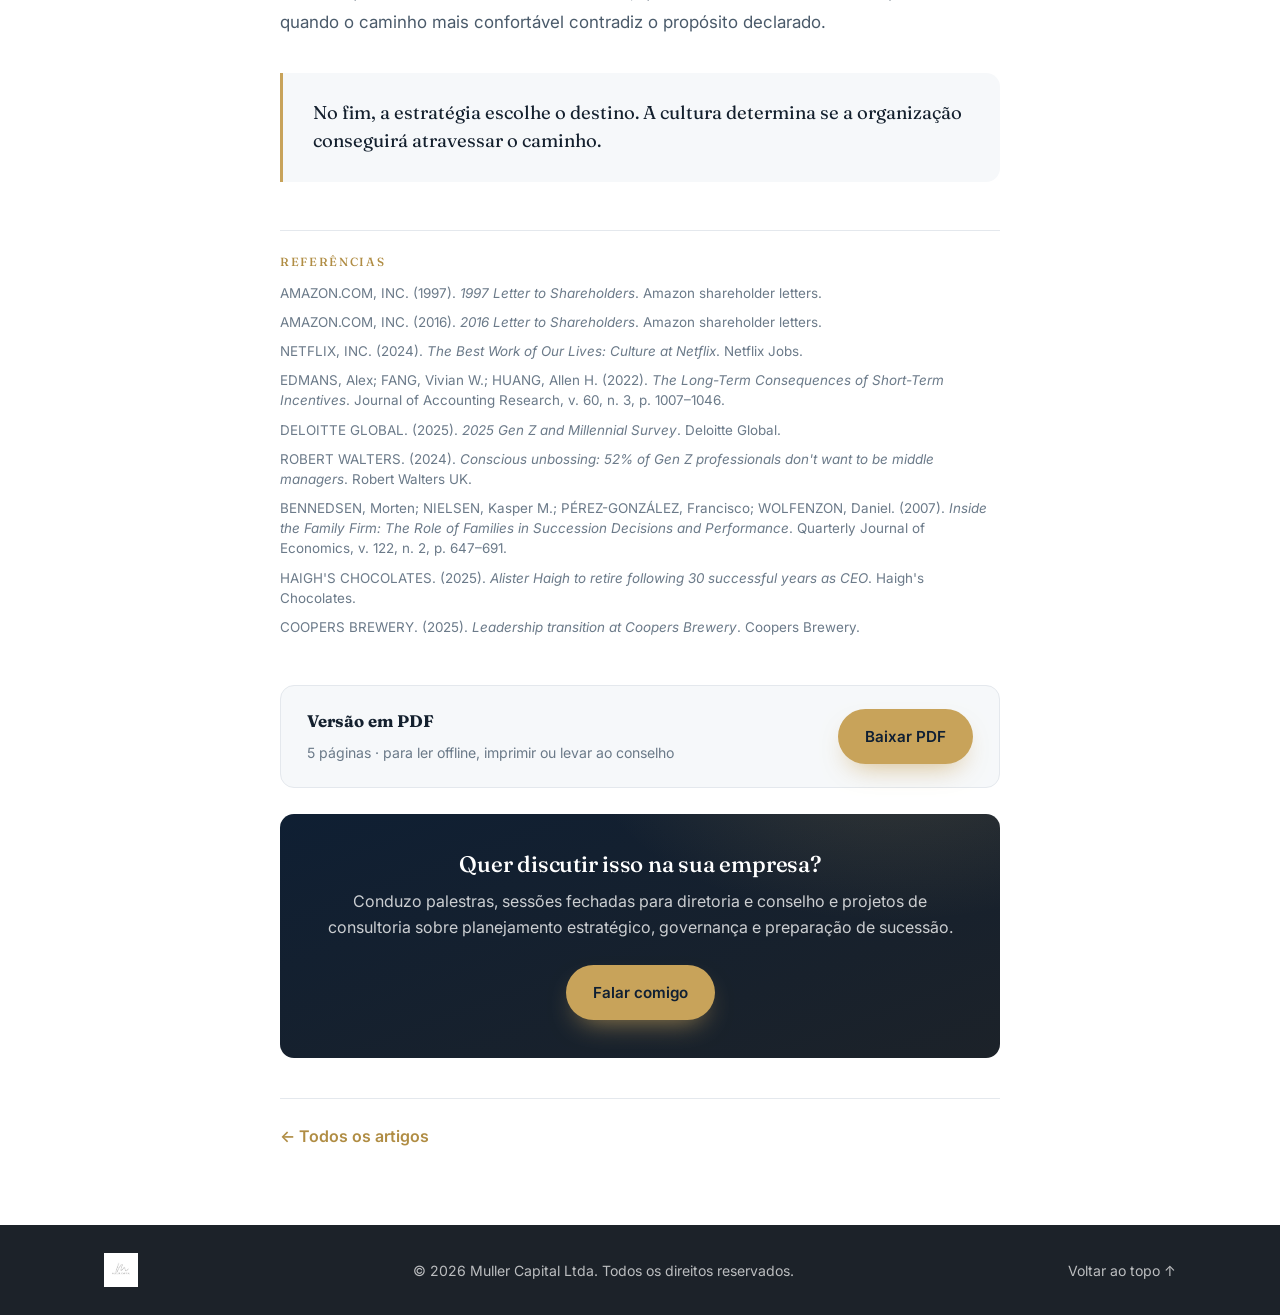
<file: artigos/cultura-do-futuro.html>
<!DOCTYPE html>
<html lang="pt-BR">
<head>
  <meta charset="UTF-8" />
  <meta name="viewport" content="width=device-width, initial-scale=1.0" />
  <title>Cultura do futuro: autonomia, incentivos e sucessão | Muller Capital</title>
  <meta name="description" content="Paciência estratégica, autonomia e sucessão como fundamentos de uma empresa preparada para o longo prazo — com pesquisa aplicada e casos reais de governança." />
  <meta name="author" content="Lucas Müller" />
  <meta name="robots" content="index, follow" />
  <link rel="canonical" href="https://mullercapital.net/artigos/cultura-do-futuro.html" />

  <meta property="og:type" content="article" />
  <meta property="og:url" content="https://mullercapital.net/artigos/cultura-do-futuro.html" />
  <meta property="og:site_name" content="Muller Capital" />
  <meta property="og:title" content="Cultura do Futuro" />
  <meta property="og:description" content="Paciência estratégica, autonomia e sucessão como fundamentos de uma empresa preparada para o longo prazo." />
  <meta property="og:image" content="https://mullercapital.net/assets/lucas.jpg" />
  <meta property="og:locale" content="pt_BR" />
  <meta name="theme-color" content="#0f1f33" />

  <link rel="icon" href="data:image/svg+xml,%3Csvg%20xmlns='http://www.w3.org/2000/svg'%20viewBox='0%200%2064%2064'%3E%3Crect%20width='64'%20height='64'%20rx='12'%20fill='%230f1f33'/%3E%3Cpath%20d='M8%2044%20L17%2029%20L26%2044%20Z'%20fill='%23c8a35a'%20opacity='.6'/%3E%3Cpath%20d='M40%2044%20L48%2031%20L56%2044%20Z'%20fill='%23c8a35a'%20opacity='.45'/%3E%3Cpath%20d='M18%2044%20L32%2020%20L46%2044%20Z'%20fill='%23c8a35a'/%3E%3Cpath%20d='M9%2047%20H55'%20stroke='%23c8a35a'%20stroke-width='3'%20stroke-linecap='round'%20opacity='.8'/%3E%3C/svg%3E" />
  <link rel="preconnect" href="https://fonts.googleapis.com" />
  <link rel="preconnect" href="https://fonts.gstatic.com" crossorigin />
  <link href="https://fonts.googleapis.com/css2?family=Fraunces:opsz,wght@9..144,400;9..144,500;9..144,600&family=Inter:wght@400;500;600;700&display=swap" rel="stylesheet" />
  <link rel="stylesheet" href="../css/styles.css?v=5" />

  <script type="application/ld+json">
  {
    "@context": "https://schema.org",
    "@type": "Article",
    "headline": "Cultura do Futuro",
    "description": "Paciência estratégica, autonomia e sucessão como fundamentos de uma empresa preparada para o longo prazo.",
    "inLanguage": "pt-BR",
    "image": "https://mullercapital.net/assets/lucas.jpg",
    "datePublished": "2025-10-22",
    "dateModified": "2026-08-27",
    "mainEntityOfPage": {
      "@type": "WebPage",
      "@id": "https://mullercapital.net/artigos/cultura-do-futuro.html"
    },
    "author": {
      "@type": "Person",
      "@id": "https://mullercapital.net/#lucas-muller",
      "name": "Lucas Müller",
      "url": "https://mullercapital.net/"
    },
    "publisher": {
      "@type": "Organization",
      "name": "Muller Capital",
      "logo": {
        "@type": "ImageObject",
        "url": "https://mullercapital.net/assets/muller-capital.png"
      }
    }
  }
  </script>
  <script type="application/ld+json">
  {
    "@context": "https://schema.org",
    "@type": "BreadcrumbList",
    "itemListElement": [
      { "@type": "ListItem", "position": 1, "name": "Início", "item": "https://mullercapital.net/" },
      { "@type": "ListItem", "position": 2, "name": "Artigos", "item": "https://mullercapital.net/artigos/" },
      { "@type": "ListItem", "position": 3, "name": "Cultura do Futuro" }
    ]
  }
  </script>
</head>
<body>

  <!-- ===================== HEADER / NAV ===================== -->
  <header class="site-header" id="top">
    <div class="container nav-wrap">
      <a href="../index.html" class="brand">
        <span class="brand-mark" aria-hidden="true">
          <svg viewBox="0 0 32 26" width="22" height="18" xmlns="http://www.w3.org/2000/svg">
            <path d="M1 20 L6.5 11 L12 20 Z" fill="currentColor" opacity="0.6" />
            <path d="M20 20 L25 12 L30 20 Z" fill="currentColor" opacity="0.45" />
            <path d="M7 20 L16 4.5 L25 20 Z" fill="currentColor" />
            <path d="M1.5 21.6 H30.5" stroke="currentColor" stroke-width="1.6" stroke-linecap="round" opacity="0.8" />
          </svg>
        </span>
        <span class="brand-name">Muller&nbsp;Capital</span>
      </a>
      <nav class="nav" aria-label="Navegação principal">
        <button class="nav-toggle" aria-expanded="false" aria-controls="nav-menu" aria-label="Abrir menu">
          <span></span><span></span><span></span>
        </button>
        <ul class="nav-menu" id="nav-menu">
          <li><a href="../index.html#sobre">Sobre</a></li>
          <li><a href="../index.html#gestao">Gestão</a></li>
          <li><a href="../index.html#metodo">Método</a></li>
          <li><a href="../ia.html">IA</a></li>
          <li><a href="../index.html#servicos">Serviços</a></li>
          <li><a href="index.html">Artigos</a></li>
          <li><a href="../index.html#contato" class="nav-cta">Fale comigo</a></li>
        </ul>
      </nav>
    </div>
  </header>

  <!-- ===================== ARTIGO ===================== -->
  <article class="post">
    <header class="post-hero">
      <div class="post-hero-inner">
        <p class="post-eyebrow"><a href="index.html">Artigos</a> · Liderança · Cultura · Estratégia</p>

        <h1>Cultura do Futuro</h1>

        <p class="post-lead">
          Paciência estratégica, autonomia e sucessão como fundamentos de uma empresa
          preparada para o longo prazo.
        </p>

        <p class="post-data">
          Por Lucas Müller · 22 de outubro de 2025 · edição ampliada em 27 de agosto de 2026 · 9 min de leitura
        </p>
      </div>
    </header>

    <div class="post-container">
      <div class="post-body">
        <p>
          Entender o planejamento estratégico de uma empresa vai muito além de desenhar quadros
          de visão, missão e valores. <strong>Estratégia começa quando a escolha tem custo.</strong>
        </p>

        <blockquote class="post-quote">
          Entre a decisão e o retorno existe um intervalo. É nesse intervalo que a cultura
          deixa de ser discurso e se transforma em comportamento.
        </blockquote>

        <p>
          Planejar é decidir onde concentrar capital, talento e energia. Toda concentração implica
          renúncia. Ao escolher uma direção, a empresa abandona outras. Ao investir no futuro,
          aceita que parte do retorno não aparecerá no trimestre. Ao delegar, reconhece que outras
          pessoas tomarão decisões de maneiras diferentes das que o líder tomaria.
        </p>

        <p>
          O verdadeiro desafio raramente está na formulação do plano. Está em sustentar suas
          consequências. Muitas organizações não abandonam uma estratégia porque ela foi provada
          errada — abandonam porque ela se torna desconfortável antes que os resultados tenham
          tempo de aparecer. Entre a decisão e o retorno existe um intervalo de dúvida, pressão e
          exposição. É nele que a cultura se revela.
        </p>

        <h2>01 · O tempo da estratégia</h2>

        <p>
          O curto prazo importa. Empresas precisam proteger caixa, atender clientes, pagar
          salários e cumprir compromissos. Nenhuma visão sobrevive indefinidamente sem resultado.
        </p>

        <p>
          O problema começa quando toda decisão é avaliada pelo mesmo relógio. Uma melhoria
          operacional pode produzir efeito em semanas. A construção de uma nova capacidade
          industrial pode exigir anos. A formação de uma liderança ou a mudança de uma cultura
          seguem ritmos ainda diferentes. Cobrar de todos esses movimentos a mesma velocidade não
          aumenta a disciplina — cria uma incompatibilidade entre a natureza da decisão e a forma
          como ela é medida.
        </p>

        <p>
          KPIs são instrumentos. Mostram se a organização avança, mas não escolhem a direção nem
          definem, sozinhos, o horizonte correto. Quando o número mensal se transforma no único
          juiz da estratégia, a empresa começa a otimizar a aparência do resultado e deixa de
          construir as capacidades que sustentariam o futuro.
        </p>

        <p>
          A Amazon tornou explícita sua escolha na carta aos acionistas de 1997: avaliaria
          investimentos à luz da liderança de mercado e da geração de valor de longo prazo, mesmo
          quando isso produzisse decisões diferentes das esperadas por Wall Street no curto prazo.
          Na mesma carta, comprometeu-se a medir os programas analiticamente, interromper os que
          não oferecessem retorno aceitável e ampliar os que funcionassem.
        </p>

        <p>
          Era <strong>paciência com método</strong>, não espera passiva. Paciência estratégica
          significa conceder à hipótese o tempo necessário para ser testada, estabelecer marcos
          intermediários e continuar quando a evidência confirma o caminho.
        </p>

        <blockquote class="post-quote">
          Convicção sem evidência vira teimosia. Métrica sem horizonte vira miopia.
        </blockquote>

        <p>Os três horizontes que precisam conviver:</p>

        <ul>
          <li><strong>Agora</strong> — caixa, cliente, qualidade e compromissos que mantêm a operação saudável.</li>
          <li><strong>Intervalo</strong> — aprendizado, capacidade e marcos que mostram se a tese está amadurecendo.</li>
          <li><strong>Futuro</strong> — ativos, opções e lideranças capazes de sustentar valor além do ciclo atual.</li>
        </ul>

        <h2>02 · Autonomia precisa de um sistema</h2>

        <h3>Quando controle é confundido com liderança</h3>

        <p>
          Nas empresas, o controle excessivo costuma se apresentar como responsabilidade.
          Executivos acreditam que existe segurança quando todas as decisões passam por suas mãos.
          Reuniões se multiplicam, aprovações sobem pela hierarquia e equipes aprendem a esperar.
          Com o tempo, a organização troca velocidade por permissão e julgamento por obediência.
        </p>

        <p>
          Esse modelo cria uma assimetria silenciosa entre a alta direção e a gestão intermediária.
          A liderança executiva define o rumo; os gestores médios traduzem essa direção em ações
          concretas. Quando o resultado é positivo, o mérito tende a subir. Quando é negativo, o
          ônus desce. O gestor intermediário passa, então, a administrar sua exposição — não porque
          seja incapaz de pensar estrategicamente, mas porque o sistema tornou a iniciativa mais
          perigosa do que a inércia.
        </p>

        <p>
          A carta da Amazon de 2016 oferece uma distinção útil entre <em>decisões de uma porta</em>,
          difíceis de reverter, e <em>decisões de duas portas</em>, que podem ser testadas,
          corrigidas ou desfeitas. As primeiras merecem análise cuidadosa. As segundas deveriam
          seguir processos mais leves, próximos de quem possui a informação. A Netflix descreve
          princípio semelhante em seu memorando de cultura: contexto em vez de controle — deixando
          claro que autonomia não é gestão ausente.
        </p>

        <p>Delegação vira responsabilidade quando quatro elementos estão no lugar:</p>

        <ul>
          <li><strong>Contexto</strong> — explicar a prioridade, o problema, as dependências e o efeito esperado.</li>
          <li><strong>Limites</strong> — definir risco aceitável, orçamento, critérios de consulta e pontos de escalada.</li>
          <li><strong>Decisor</strong> — nomear quem tem autoridade e responderá pela qualidade da decisão.</li>
          <li><strong>Aprendizado</strong> — revisar o resultado sem transformar todo erro controlado em culpa.</li>
        </ul>

        <h3>Os incentivos escrevem a estratégia real</h3>

        <p>
          Toda empresa possui duas estratégias. A primeira aparece nas apresentações, nos discursos
          e nos encontros de liderança. A segunda está escrita nos bônus, nas promoções, no
          orçamento e nas consequências que recaem sobre quem assume risco.
          <strong>Quando essas duas estratégias entram em conflito, os incentivos vencem.</strong>
        </p>

        <p>
          Não é razoável pedir a um executivo que sacrifique o resultado imediato em nome de uma
          transformação de três anos se sua remuneração, sua avaliação e sua permanência no cargo
          dependem quase exclusivamente do trimestre. A empresa pode falar em inovação, mas, se
          pune todo experimento que não produz retorno rápido, ensina as pessoas a repetir o que
          já funcionou.
        </p>

        <p>
          Há evidência empírica para esse risco. Em estudo sobre remuneração executiva, Edmans,
          Fang e Huang associaram incentivos de curto prazo a ações que favoreciam retornos
          próximos, mas eram seguidas por desempenho inferior em horizontes mais longos. O
          resultado não transforma todo bônus em problema; mostra que o desenho do incentivo
          altera a qualidade do horizonte decisório.
        </p>

        <p>
          Paciência também exige sustentação financeira: caixa, planejamento e capital alinhado ao
          ciclo de maturação. A empresa não pode pedir tempo à estratégia sem garantir os recursos
          necessários para atravessá-lo.
        </p>

        <h2>03 · Liderança e continuidade</h2>

        <div class="post-stats">
          <div class="post-stat">
            <span class="post-stat-num">6%</span>
            <span class="post-stat-label">da Geração Z apontou a liderança sênior como principal objetivo de carreira (Deloitte, 2025)</span>
          </div>
          <div class="post-stat">
            <span class="post-stat-num">52%</span>
            <span class="post-stat-label">dos profissionais Gen Z consultados no Reino Unido não desejavam a média gestão (Robert Walters)</span>
          </div>
          <div class="post-stat">
            <span class="post-stat-num">72%</span>
            <span class="post-stat-label">preferiam uma trilha individual de desenvolvimento à gestão de pessoas (mesmo levantamento)</span>
          </div>
        </div>

        <h3>Uma nova relação com a liderança</h3>

        <p>
          A pesquisa global de 2025 da Deloitte, com 23.482 participantes em 44 países, mostrou que
          apenas 6% dos respondentes da Geração Z consideravam chegar à liderança sênior seu
          principal objetivo de carreira. Isso não indica ausência de ambição: o mesmo levantamento
          mostra forte interesse por aprendizado, desenvolvimento, segurança financeira,
          significado e bem-estar. O que está mudando é a forma como o progresso é definido.
        </p>

        <p>
          Como o levantamento da Robert Walters tem escopo britânico, não deve ser tratado como
          retrato universal. Ainda assim, ilumina um problema mais amplo: muitas empresas
          transformaram a média liderança em um lugar de cobrança sem autonomia.
        </p>

        <p>
          O risco não está em uma geração rejeitar responsabilidade. Está em as organizações
          oferecerem <strong>responsabilidade sem poder, pressão sem desenvolvimento e hierarquia
          sem propósito</strong>. A gestão intermediária deveria ser o ponto de conexão entre
          estratégia e realidade. Quando esse papel se reduz a repassar cobranças e consolidar
          relatórios, a empresa perde sua principal camada de inteligência organizacional.
        </p>

        <h3>A sucessão é o teste definitivo da cultura</h3>

        <p>
          Nenhuma organização pode afirmar que construiu uma cultura duradoura se essa cultura
          depende da permanência de uma única pessoa. A sucessão revela se a empresa possui
          valores, processos e critérios capazes de atravessar a mudança de poder — e se o
          executivo que deixa o cargo construiu uma instituição ou apenas concentrou decisões em
          torno de sua personalidade.
        </p>

        <p>
          Nas empresas familiares a tensão é ainda mais intensa. A propriedade familiar pode
          favorecer paciência, preservação de legado e disposição para reinvestir ao longo de
          gerações. Ao mesmo tempo, vínculos afetivos podem tornar mais difícil separar
          propriedade, governança e capacidade executiva. Um estudo com empresas dinamarquesas, de
          Bennedsen, Nielsen, Pérez-González e Wolfenzon, encontrou queda de pelo menos quatro
          pontos percentuais na rentabilidade operacional sobre ativos em sucessões para CEOs
          familiares. O resultado pertence a um contexto específico e não autoriza concluir que
          todo sucessor familiar terá desempenho inferior — evidencia, porém, o risco de tratar
          parentesco como qualificação automática.
        </p>

        <p>
          Dois casos australianos mostram como preservar o legado sem congelar a estrutura de
          liderança. Em 2025, a Haigh's Chocolates anunciou Peter Millard, executivo com 19 anos de
          companhia, como o primeiro CEO não pertencente à família em seus 110 anos; a família
          permaneceu proprietária e presente no conselho. A Coopers Brewery adotou arranjo
          semelhante: após 23 anos como Managing Director, Tim Cooper, da quinta geração, conduziu
          uma transição planejada para Michael Shearer, executivo com duas décadas de casa, com a
          família mantendo controle e maioria do conselho.
        </p>

        <p>
          Os casos não provam que a sucessão causou o investimento ou o crescimento. Mostram uma
          escolha de governança: <strong>propriedade, conselho e gestão são responsabilidades
          diferentes.</strong> Podem conviver na mesma família, mas não precisam estar concentradas
          na mesma pessoa. Sucessão consciente começa antes da urgência — passar o cargo mantendo
          todas as decisões é apenas uma sucessão formal.
        </p>

        <h2>04 · Seis disciplinas para construir uma cultura de futuro</h2>

        <ol>
          <li><strong>Trabalhar com múltiplos horizontes.</strong> Separar compromissos operacionais, construção de capacidades e apostas estratégicas, com métricas e prazos coerentes.</li>
          <li><strong>Financiar o intervalo.</strong> Garantir orçamento, liquidez e parceiros que compreendam o ciclo de maturação da decisão.</li>
          <li><strong>Distribuir direitos de decisão.</strong> Deixar claro quais escolhas são locais, quais exigem consulta e quais pertencem à alta direção.</li>
          <li><strong>Alinhar incentivos.</strong> Reconhecer entrega atual, aprendizado e valor futuro na remuneração e na avaliação.</li>
          <li><strong>Tratar erro com discernimento.</strong> Distinguir experimento responsável e aprendizado de negligência ou repetição do mesmo erro.</li>
          <li><strong>Preparar a sucessão cedo.</strong> Desenvolver lideranças e expô-las gradualmente a decisões reais antes que a mudança seja urgente.</li>
        </ol>

        <h2>O futuro exige renúncia</h2>

        <p>
          Construir o futuro é um ato de renúncia: ao controle sobre cada decisão, à vaidade do
          reconhecimento imediato e à ilusão de que toda variável pode ser prevista. Exige líderes
          capazes de criar sistemas que continuem funcionando quando eles não estiverem presentes.
        </p>

        <p>
          Uma cultura de futuro preserva disciplina sem transformar métrica em dogma. Concede
          autonomia com limites claros. Sustenta investimentos com evidência e capital. Prepara
          sucessores antes que a mudança se torne uma emergência. Cultura é o que orienta uma
          decisão quando o fundador não está na sala, quando o resultado ainda não apareceu e
          quando o caminho mais confortável contradiz o propósito declarado.
        </p>

        <blockquote class="post-quote">
          No fim, a estratégia escolhe o destino. A cultura determina se a organização
          conseguirá atravessar o caminho.
        </blockquote>
      </div>

      <div class="post-refs">
        <h2>Referências</h2>
        <ul>
          <li>AMAZON.COM, INC. (1997). <em>1997 Letter to Shareholders</em>. Amazon shareholder letters.</li>
          <li>AMAZON.COM, INC. (2016). <em>2016 Letter to Shareholders</em>. Amazon shareholder letters.</li>
          <li>NETFLIX, INC. (2024). <em>The Best Work of Our Lives: Culture at Netflix</em>. Netflix Jobs.</li>
          <li>EDMANS, Alex; FANG, Vivian W.; HUANG, Allen H. (2022). <em>The Long-Term Consequences of Short-Term Incentives</em>. Journal of Accounting Research, v. 60, n. 3, p. 1007–1046.</li>
          <li>DELOITTE GLOBAL. (2025). <em>2025 Gen Z and Millennial Survey</em>. Deloitte Global.</li>
          <li>ROBERT WALTERS. (2024). <em>Conscious unbossing: 52% of Gen Z professionals don't want to be middle managers</em>. Robert Walters UK.</li>
          <li>BENNEDSEN, Morten; NIELSEN, Kasper M.; PÉREZ-GONZÁLEZ, Francisco; WOLFENZON, Daniel. (2007). <em>Inside the Family Firm: The Role of Families in Succession Decisions and Performance</em>. Quarterly Journal of Economics, v. 122, n. 2, p. 647–691.</li>
          <li>HAIGH'S CHOCOLATES. (2025). <em>Alister Haigh to retire following 30 successful years as CEO</em>. Haigh's Chocolates.</li>
          <li>COOPERS BREWERY. (2025). <em>Leadership transition at Coopers Brewery</em>. Coopers Brewery.</li>
        </ul>
      </div>

      <div class="post-download">
        <span class="post-download-txt">
          <strong>Versão em PDF</strong>
          <span>5 páginas · para ler offline, imprimir ou levar ao conselho</span>
        </span>
        <a href="../materiais/cultura-do-futuro.pdf" class="btn btn-primary" download>Baixar PDF</a>
      </div>

      <div class="post-cta">
        <h2>Quer discutir isso na sua empresa?</h2>
        <p>
          Conduzo palestras, sessões fechadas para diretoria e conselho e projetos de consultoria
          sobre planejamento estratégico, governança e preparação de sucessão.
        </p>
        <a href="../index.html#contato" class="btn btn-primary">Falar comigo</a>
      </div>

      <p class="post-nav"><a href="index.html">&larr; Todos os artigos</a></p>
    </div>
  </article>

  <!-- ===================== FOOTER ===================== -->
  <footer class="site-footer">
    <div class="container footer-wrap">
      <div class="footer-realizacao">
        <img src="../assets/muller-capital.png" alt="Muller Capital" class="footer-logo" onerror="this.replaceWith(Object.assign(document.createElement('span'),{className:'footer-brand',textContent:'Muller Capital'}))" />
      </div>
      <span class="footer-copy">© <span id="year"></span> Muller Capital Ltda. Todos os direitos reservados.</span>
      <a href="#top" class="footer-top">Voltar ao topo &uarr;</a>
    </div>
  </footer>

  <script src="../js/main.js"></script>
</body>
</html>
</file>
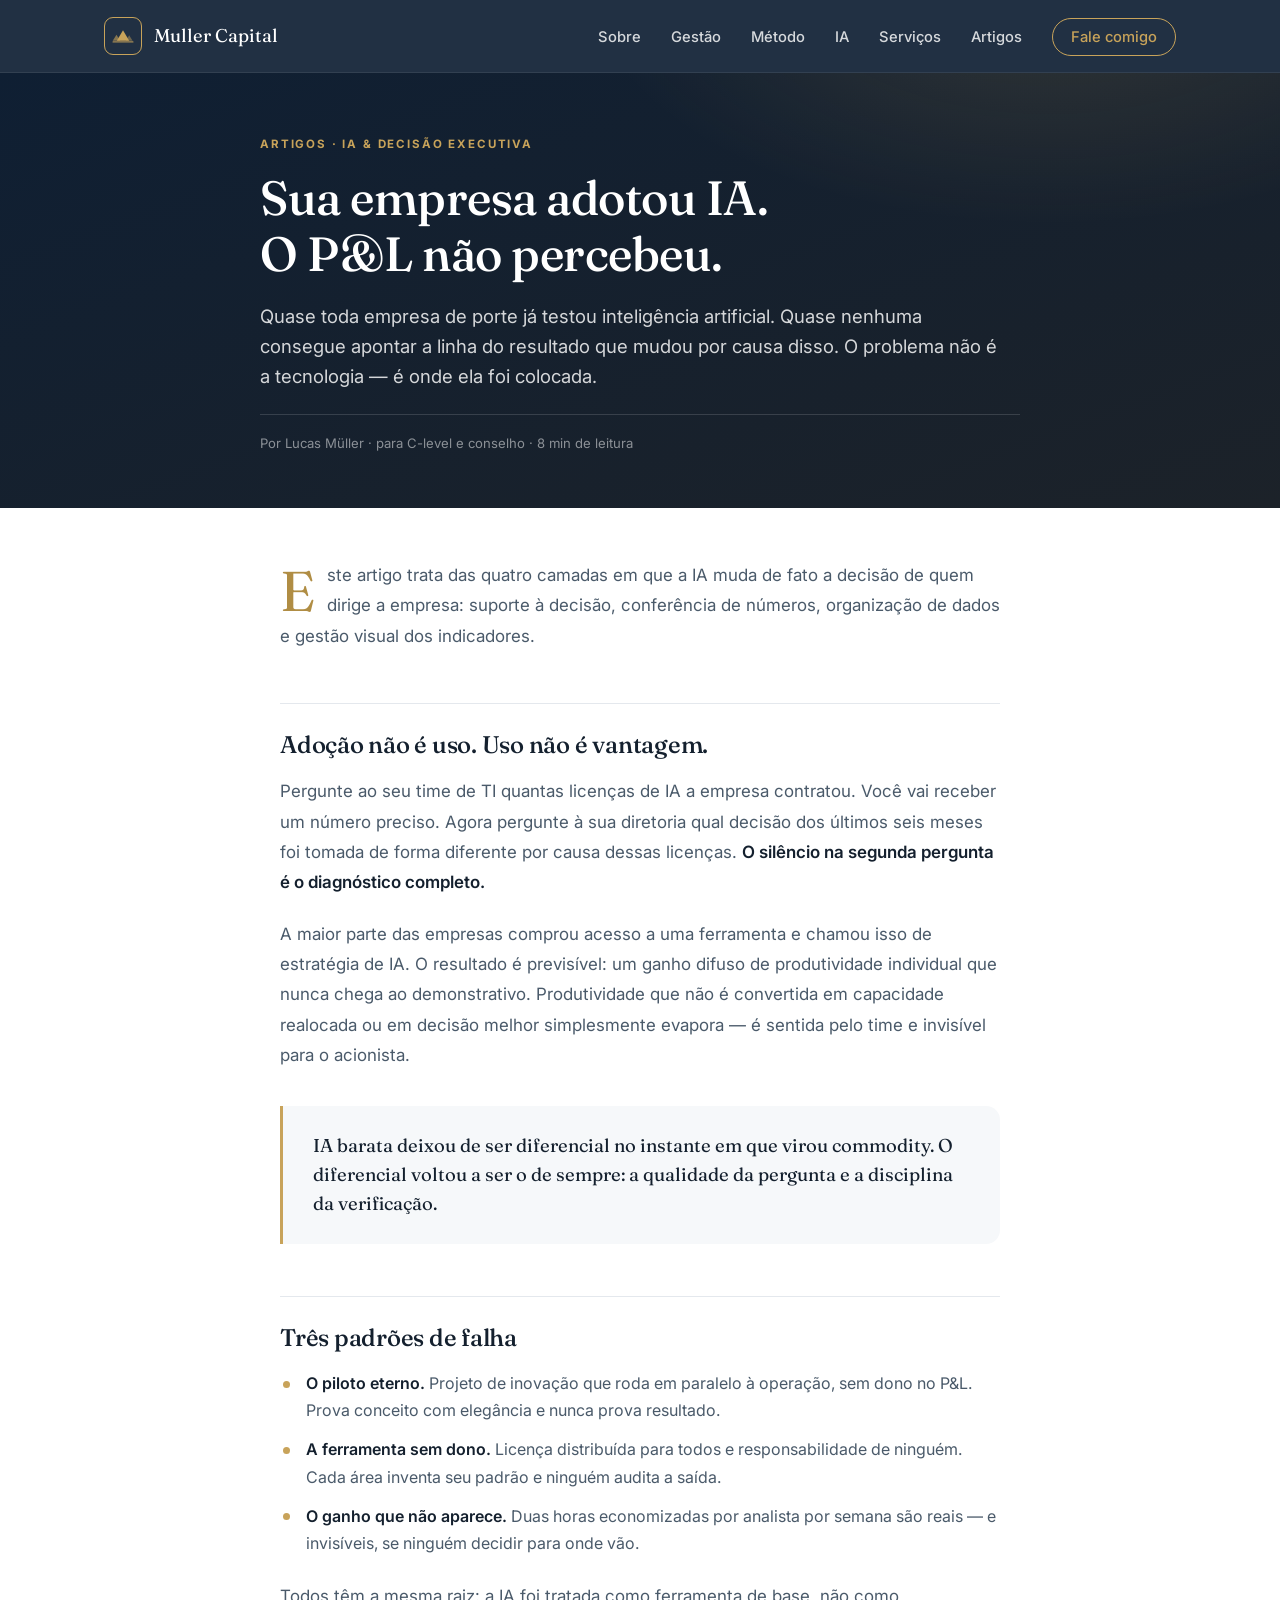
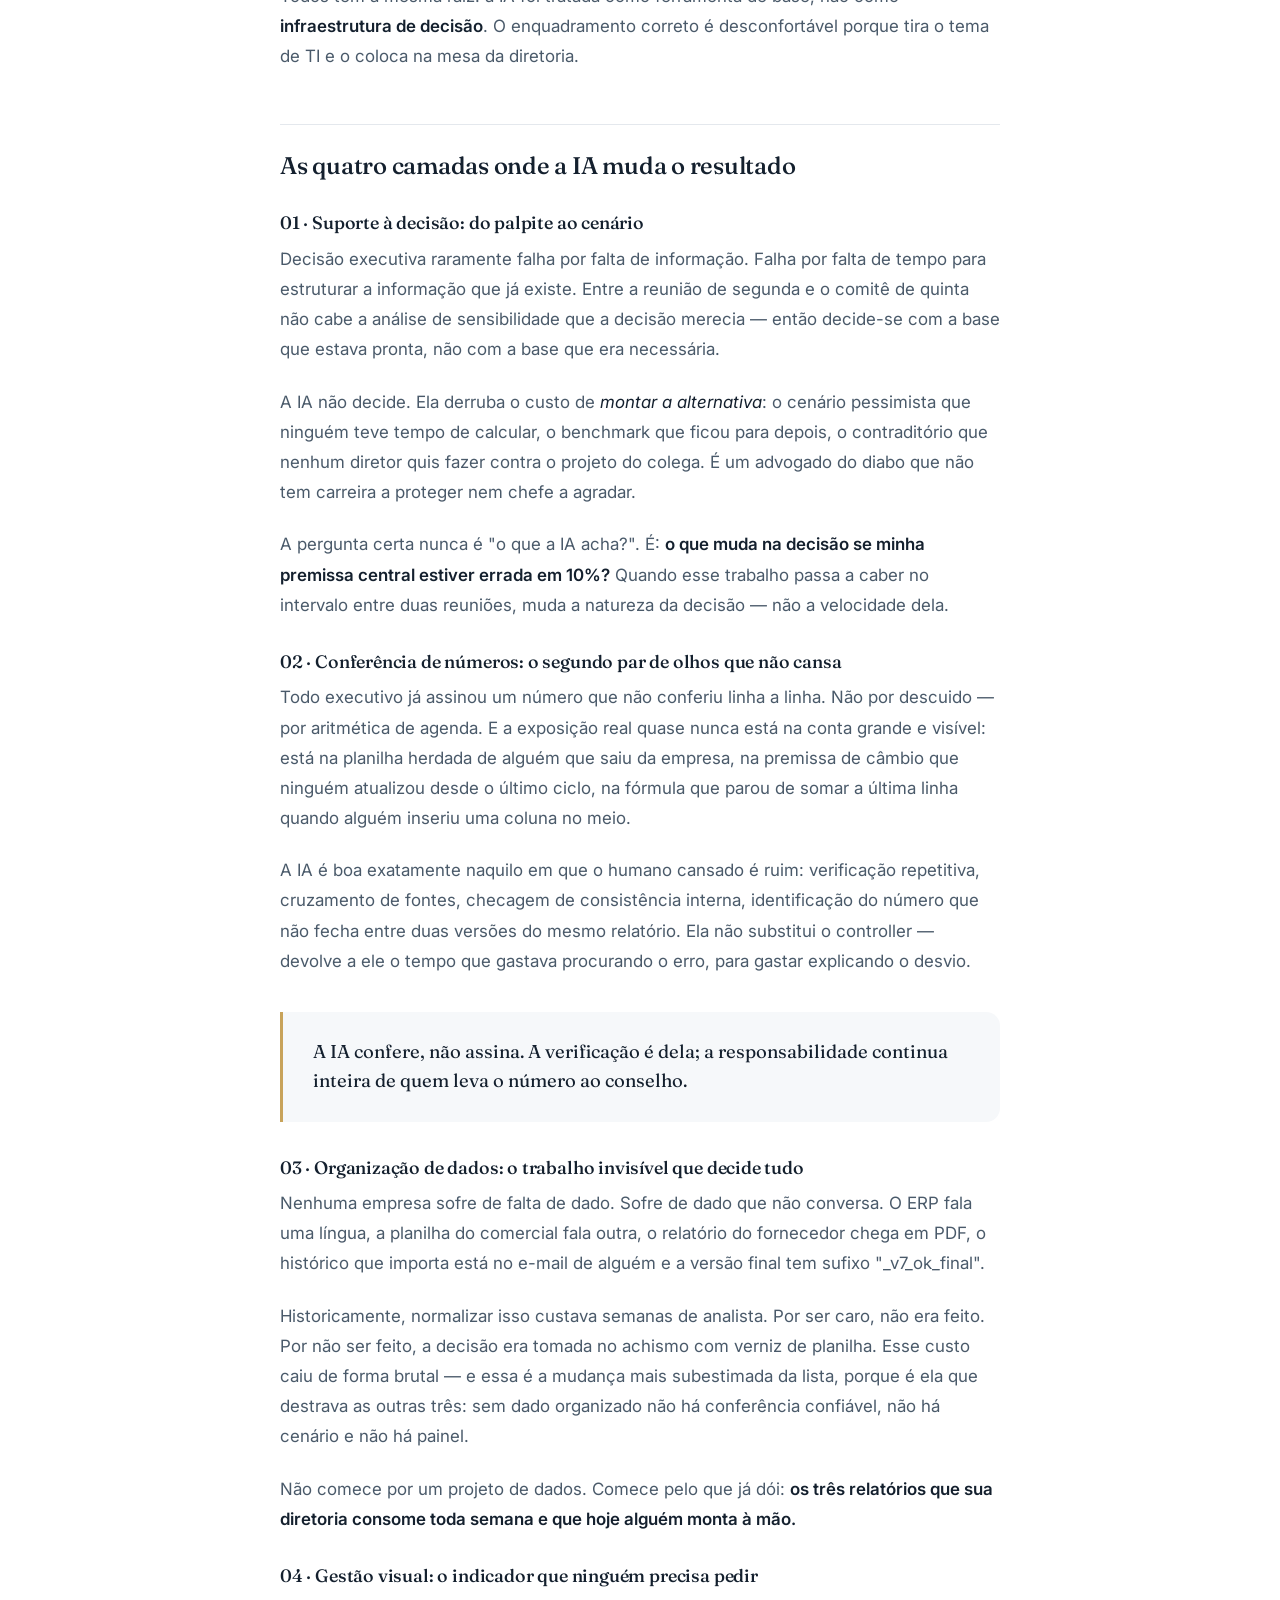
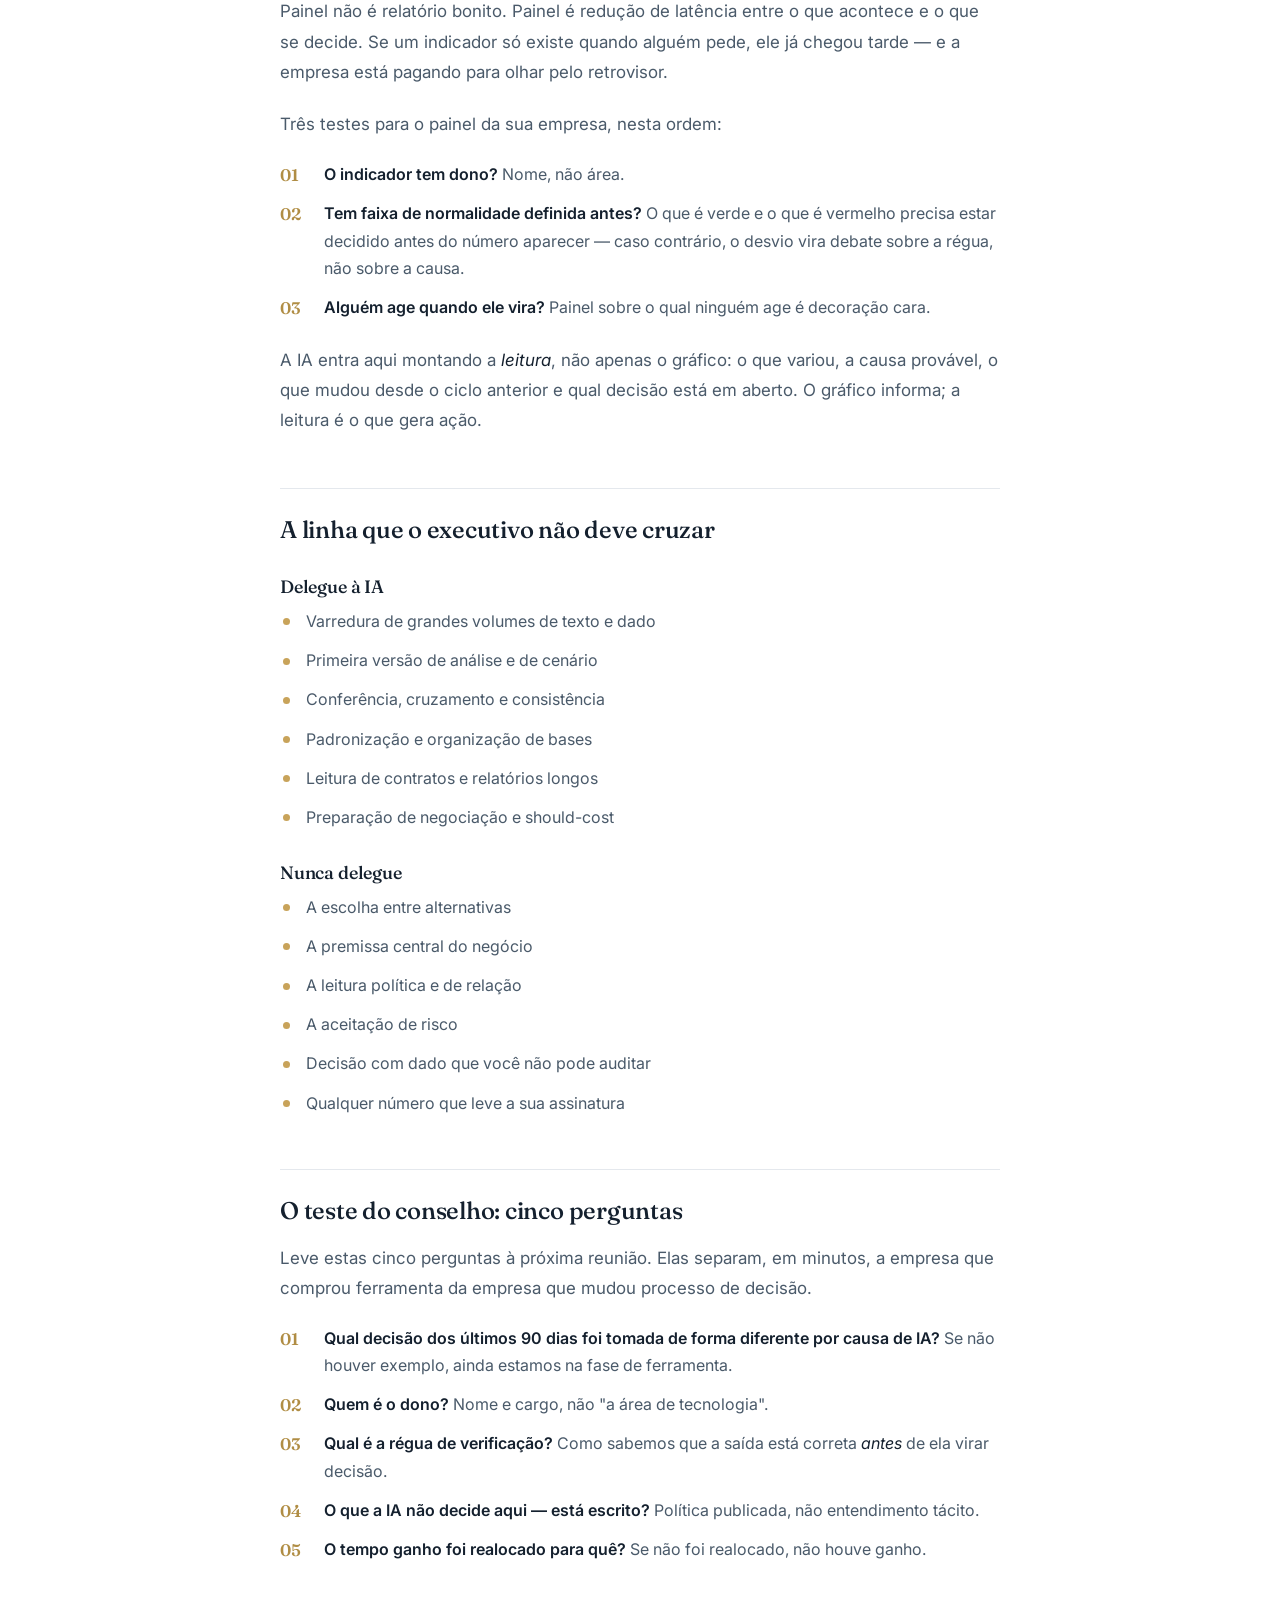
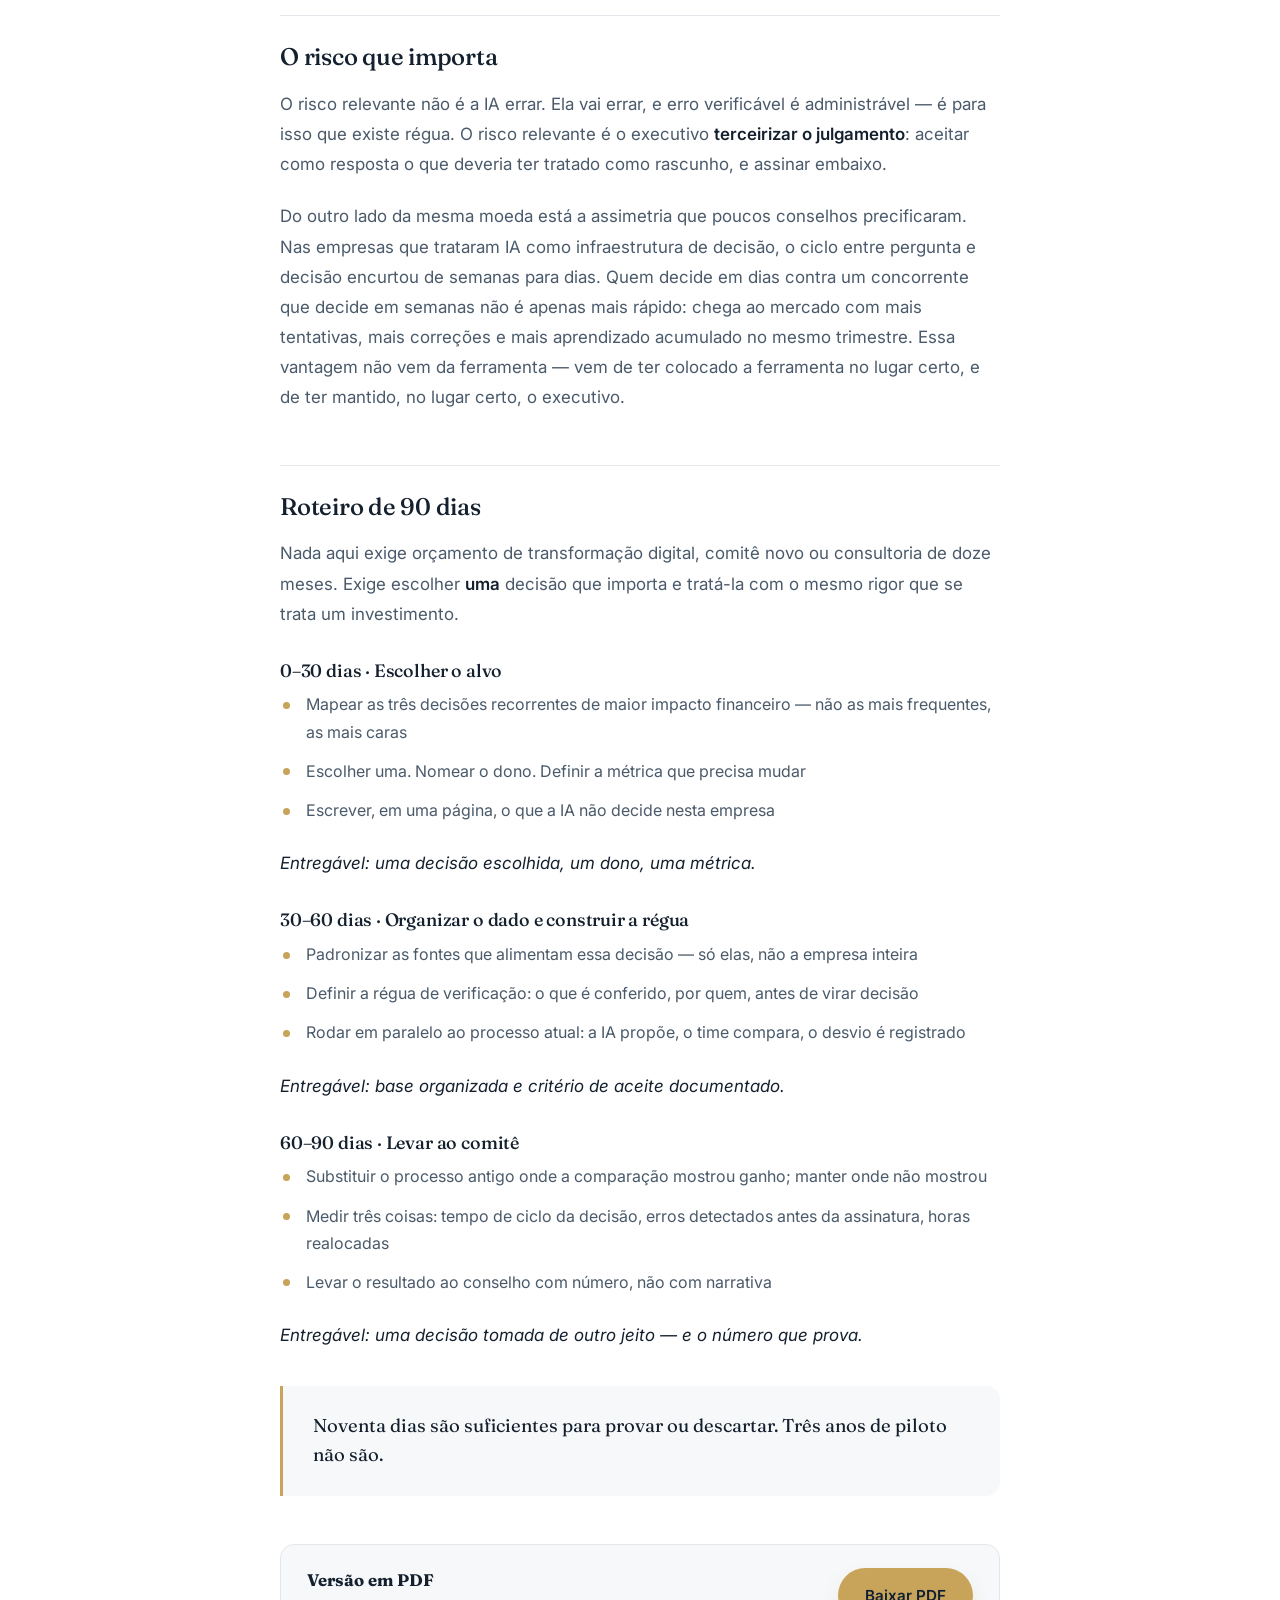
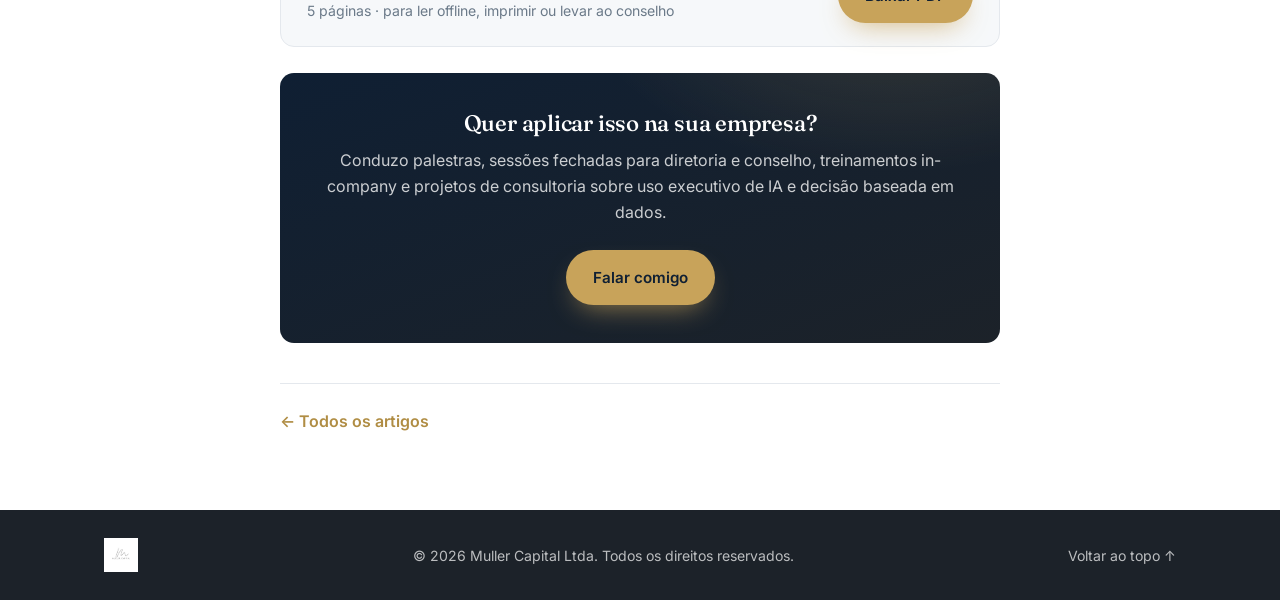
<file: artigos/ia-decisao-executiva.html>
<!DOCTYPE html>
<html lang="pt-BR">
<head>
  <meta charset="UTF-8" />
  <meta name="viewport" content="width=device-width, initial-scale=1.0" />
  <title>IA para C-Level e Conselho: onde ela muda o P&amp;L | Muller Capital</title>
  <meta name="description" content="Quase toda empresa testou IA; poucas apontam a linha do resultado que mudou. As quatro camadas em que a IA muda a decisão de quem dirige a empresa." />
  <meta name="author" content="Lucas Müller" />
  <meta name="robots" content="index, follow" />
  <link rel="canonical" href="https://mullercapital.net/artigos/ia-decisao-executiva.html" />

  <meta property="og:type" content="article" />
  <meta property="og:url" content="https://mullercapital.net/artigos/ia-decisao-executiva.html" />
  <meta property="og:site_name" content="Muller Capital" />
  <meta property="og:title" content="Sua empresa adotou IA. O P&amp;L não percebeu." />
  <meta property="og:description" content="As quatro camadas em que a IA muda de fato a decisão de quem dirige a empresa — para C-level e conselho." />
  <meta property="og:image" content="https://mullercapital.net/assets/lucas.jpg" />
  <meta property="og:locale" content="pt_BR" />
  <meta name="theme-color" content="#0f1f33" />

  <link rel="icon" href="data:image/svg+xml,%3Csvg%20xmlns='http://www.w3.org/2000/svg'%20viewBox='0%200%2064%2064'%3E%3Crect%20width='64'%20height='64'%20rx='12'%20fill='%230f1f33'/%3E%3Cpath%20d='M8%2044%20L17%2029%20L26%2044%20Z'%20fill='%23c8a35a'%20opacity='.6'/%3E%3Cpath%20d='M40%2044%20L48%2031%20L56%2044%20Z'%20fill='%23c8a35a'%20opacity='.45'/%3E%3Cpath%20d='M18%2044%20L32%2020%20L46%2044%20Z'%20fill='%23c8a35a'/%3E%3Cpath%20d='M9%2047%20H55'%20stroke='%23c8a35a'%20stroke-width='3'%20stroke-linecap='round'%20opacity='.8'/%3E%3C/svg%3E" />
  <link rel="preconnect" href="https://fonts.googleapis.com" />
  <link rel="preconnect" href="https://fonts.gstatic.com" crossorigin />
  <link href="https://fonts.googleapis.com/css2?family=Fraunces:opsz,wght@9..144,400;9..144,500;9..144,600&family=Inter:wght@400;500;600;700&display=swap" rel="stylesheet" />
  <link rel="stylesheet" href="../css/styles.css?v=5" />

  <script type="application/ld+json">
  {
    "@context": "https://schema.org",
    "@type": "Article",
    "headline": "Sua empresa adotou IA. O P&L não percebeu.",
    "description": "As quatro camadas em que a IA muda de fato a decisão de quem dirige a empresa: suporte à decisão, conferência de números, organização de dados e gestão visual dos indicadores.",
    "inLanguage": "pt-BR",
    "image": "https://mullercapital.net/assets/lucas.jpg",
    "mainEntityOfPage": {
      "@type": "WebPage",
      "@id": "https://mullercapital.net/artigos/ia-decisao-executiva.html"
    },
    "author": {
      "@type": "Person",
      "@id": "https://mullercapital.net/#lucas-muller",
      "name": "Lucas Müller",
      "url": "https://mullercapital.net/"
    },
    "publisher": {
      "@type": "Organization",
      "name": "Muller Capital",
      "logo": {
        "@type": "ImageObject",
        "url": "https://mullercapital.net/assets/muller-capital.png"
      }
    }
  }
  </script>
  <script type="application/ld+json">
  {
    "@context": "https://schema.org",
    "@type": "BreadcrumbList",
    "itemListElement": [
      { "@type": "ListItem", "position": 1, "name": "Início", "item": "https://mullercapital.net/" },
      { "@type": "ListItem", "position": 2, "name": "Artigos", "item": "https://mullercapital.net/artigos/" },
      { "@type": "ListItem", "position": 3, "name": "IA e decisão executiva" }
    ]
  }
  </script>
</head>
<body>

  <!-- ===================== HEADER / NAV ===================== -->
  <header class="site-header" id="top">
    <div class="container nav-wrap">
      <a href="../index.html" class="brand">
        <span class="brand-mark" aria-hidden="true">
          <svg viewBox="0 0 32 26" width="22" height="18" xmlns="http://www.w3.org/2000/svg">
            <path d="M1 20 L6.5 11 L12 20 Z" fill="currentColor" opacity="0.6" />
            <path d="M20 20 L25 12 L30 20 Z" fill="currentColor" opacity="0.45" />
            <path d="M7 20 L16 4.5 L25 20 Z" fill="currentColor" />
            <path d="M1.5 21.6 H30.5" stroke="currentColor" stroke-width="1.6" stroke-linecap="round" opacity="0.8" />
          </svg>
        </span>
        <span class="brand-name">Muller&nbsp;Capital</span>
      </a>
      <nav class="nav" aria-label="Navegação principal">
        <button class="nav-toggle" aria-expanded="false" aria-controls="nav-menu" aria-label="Abrir menu">
          <span></span><span></span><span></span>
        </button>
        <ul class="nav-menu" id="nav-menu">
          <li><a href="../index.html#sobre">Sobre</a></li>
          <li><a href="../index.html#gestao">Gestão</a></li>
          <li><a href="../index.html#metodo">Método</a></li>
          <li><a href="../ia.html">IA</a></li>
          <li><a href="../index.html#servicos">Serviços</a></li>
          <li><a href="index.html">Artigos</a></li>
          <li><a href="../index.html#contato" class="nav-cta">Fale comigo</a></li>
        </ul>
      </nav>
    </div>
  </header>

  <!-- ===================== ARTIGO ===================== -->
  <article class="post">
    <header class="post-hero">
      <div class="post-hero-inner">
        <p class="post-eyebrow"><a href="index.html">Artigos</a> · IA &amp; Decisão Executiva</p>

        <h1>Sua empresa adotou IA.<br />O P&amp;L não percebeu.</h1>

        <p class="post-lead">
          Quase toda empresa de porte já testou inteligência artificial. Quase nenhuma consegue
          apontar a linha do resultado que mudou por causa disso. O problema não é a tecnologia —
          é onde ela foi colocada.
        </p>

        <p class="post-data">Por Lucas Müller · para C-level e conselho · 8 min de leitura</p>
      </div>
    </header>

    <div class="post-container">
      <div class="post-body">
        <p>
          Este artigo trata das quatro camadas em que a IA muda de fato a decisão de quem dirige
          a empresa: suporte à decisão, conferência de números, organização de dados e gestão
          visual dos indicadores.
        </p>

        <h2>Adoção não é uso. Uso não é vantagem.</h2>

        <p>
          Pergunte ao seu time de TI quantas licenças de IA a empresa contratou. Você vai receber
          um número preciso. Agora pergunte à sua diretoria qual decisão dos últimos seis meses foi
          tomada de forma diferente por causa dessas licenças. <strong>O silêncio na segunda
          pergunta é o diagnóstico completo.</strong>
        </p>

        <p>
          A maior parte das empresas comprou acesso a uma ferramenta e chamou isso de estratégia
          de IA. O resultado é previsível: um ganho difuso de produtividade individual que nunca
          chega ao demonstrativo. Produtividade que não é convertida em capacidade realocada ou em
          decisão melhor simplesmente evapora — é sentida pelo time e invisível para o acionista.
        </p>

        <blockquote class="post-quote">
          IA barata deixou de ser diferencial no instante em que virou commodity. O diferencial
          voltou a ser o de sempre: a qualidade da pergunta e a disciplina da verificação.
        </blockquote>

        <h2>Três padrões de falha</h2>

        <ul>
          <li><strong>O piloto eterno.</strong> Projeto de inovação que roda em paralelo à operação, sem dono no P&amp;L. Prova conceito com elegância e nunca prova resultado.</li>
          <li><strong>A ferramenta sem dono.</strong> Licença distribuída para todos e responsabilidade de ninguém. Cada área inventa seu padrão e ninguém audita a saída.</li>
          <li><strong>O ganho que não aparece.</strong> Duas horas economizadas por analista por semana são reais — e invisíveis, se ninguém decidir para onde vão.</li>
        </ul>

        <p>
          Todos têm a mesma raiz: a IA foi tratada como ferramenta de base, não como
          <strong>infraestrutura de decisão</strong>. O enquadramento correto é desconfortável
          porque tira o tema de TI e o coloca na mesa da diretoria.
        </p>

        <h2>As quatro camadas onde a IA muda o resultado</h2>

        <h3>01 · Suporte à decisão: do palpite ao cenário</h3>
        <p>
          Decisão executiva raramente falha por falta de informação. Falha por falta de tempo para
          estruturar a informação que já existe. Entre a reunião de segunda e o comitê de quinta não
          cabe a análise de sensibilidade que a decisão merecia — então decide-se com a base que
          estava pronta, não com a base que era necessária.
        </p>
        <p>
          A IA não decide. Ela derruba o custo de <em>montar a alternativa</em>: o cenário
          pessimista que ninguém teve tempo de calcular, o benchmark que ficou para depois, o
          contraditório que nenhum diretor quis fazer contra o projeto do colega. É um advogado do
          diabo que não tem carreira a proteger nem chefe a agradar.
        </p>
        <p>
          A pergunta certa nunca é "o que a IA acha?". É: <strong>o que muda na decisão se minha
          premissa central estiver errada em 10%?</strong> Quando esse trabalho passa a caber no
          intervalo entre duas reuniões, muda a natureza da decisão — não a velocidade dela.
        </p>

        <h3>02 · Conferência de números: o segundo par de olhos que não cansa</h3>
        <p>
          Todo executivo já assinou um número que não conferiu linha a linha. Não por descuido — por
          aritmética de agenda. E a exposição real quase nunca está na conta grande e visível: está
          na planilha herdada de alguém que saiu da empresa, na premissa de câmbio que ninguém
          atualizou desde o último ciclo, na fórmula que parou de somar a última linha quando alguém
          inseriu uma coluna no meio.
        </p>
        <p>
          A IA é boa exatamente naquilo em que o humano cansado é ruim: verificação repetitiva,
          cruzamento de fontes, checagem de consistência interna, identificação do número que não
          fecha entre duas versões do mesmo relatório. Ela não substitui o controller — devolve a
          ele o tempo que gastava procurando o erro, para gastar explicando o desvio.
        </p>

        <blockquote class="post-quote">
          A IA confere, não assina. A verificação é dela; a responsabilidade continua inteira de
          quem leva o número ao conselho.
        </blockquote>

        <h3>03 · Organização de dados: o trabalho invisível que decide tudo</h3>
        <p>
          Nenhuma empresa sofre de falta de dado. Sofre de dado que não conversa. O ERP fala uma
          língua, a planilha do comercial fala outra, o relatório do fornecedor chega em PDF, o
          histórico que importa está no e-mail de alguém e a versão final tem sufixo
          "_v7_ok_final".
        </p>
        <p>
          Historicamente, normalizar isso custava semanas de analista. Por ser caro, não era feito.
          Por não ser feito, a decisão era tomada no achismo com verniz de planilha. Esse custo caiu
          de forma brutal — e essa é a mudança mais subestimada da lista, porque é ela que destrava
          as outras três: sem dado organizado não há conferência confiável, não há cenário e não há
          painel.
        </p>
        <p>
          Não comece por um projeto de dados. Comece pelo que já dói: <strong>os três relatórios que
          sua diretoria consome toda semana e que hoje alguém monta à mão.</strong>
        </p>

        <h3>04 · Gestão visual: o indicador que ninguém precisa pedir</h3>
        <p>
          Painel não é relatório bonito. Painel é redução de latência entre o que acontece e o que
          se decide. Se um indicador só existe quando alguém pede, ele já chegou tarde — e a empresa
          está pagando para olhar pelo retrovisor.
        </p>
        <p>Três testes para o painel da sua empresa, nesta ordem:</p>
        <ol>
          <li><strong>O indicador tem dono?</strong> Nome, não área.</li>
          <li><strong>Tem faixa de normalidade definida antes?</strong> O que é verde e o que é vermelho precisa estar decidido antes do número aparecer — caso contrário, o desvio vira debate sobre a régua, não sobre a causa.</li>
          <li><strong>Alguém age quando ele vira?</strong> Painel sobre o qual ninguém age é decoração cara.</li>
        </ol>
        <p>
          A IA entra aqui montando a <em>leitura</em>, não apenas o gráfico: o que variou, a causa
          provável, o que mudou desde o ciclo anterior e qual decisão está em aberto. O gráfico
          informa; a leitura é o que gera ação.
        </p>

        <h2>A linha que o executivo não deve cruzar</h2>

        <h3>Delegue à IA</h3>
        <ul>
          <li>Varredura de grandes volumes de texto e dado</li>
          <li>Primeira versão de análise e de cenário</li>
          <li>Conferência, cruzamento e consistência</li>
          <li>Padronização e organização de bases</li>
          <li>Leitura de contratos e relatórios longos</li>
          <li>Preparação de negociação e should-cost</li>
        </ul>

        <h3>Nunca delegue</h3>
        <ul>
          <li>A escolha entre alternativas</li>
          <li>A premissa central do negócio</li>
          <li>A leitura política e de relação</li>
          <li>A aceitação de risco</li>
          <li>Decisão com dado que você não pode auditar</li>
          <li>Qualquer número que leve a sua assinatura</li>
        </ul>

        <h2>O teste do conselho: cinco perguntas</h2>

        <p>
          Leve estas cinco perguntas à próxima reunião. Elas separam, em minutos, a empresa que
          comprou ferramenta da empresa que mudou processo de decisão.
        </p>

        <ol>
          <li><strong>Qual decisão dos últimos 90 dias foi tomada de forma diferente por causa de IA?</strong> Se não houver exemplo, ainda estamos na fase de ferramenta.</li>
          <li><strong>Quem é o dono?</strong> Nome e cargo, não "a área de tecnologia".</li>
          <li><strong>Qual é a régua de verificação?</strong> Como sabemos que a saída está correta <em>antes</em> de ela virar decisão.</li>
          <li><strong>O que a IA não decide aqui — está escrito?</strong> Política publicada, não entendimento tácito.</li>
          <li><strong>O tempo ganho foi realocado para quê?</strong> Se não foi realocado, não houve ganho.</li>
        </ol>

        <h2>O risco que importa</h2>

        <p>
          O risco relevante não é a IA errar. Ela vai errar, e erro verificável é administrável — é
          para isso que existe régua. O risco relevante é o executivo <strong>terceirizar o
          julgamento</strong>: aceitar como resposta o que deveria ter tratado como rascunho, e
          assinar embaixo.
        </p>

        <p>
          Do outro lado da mesma moeda está a assimetria que poucos conselhos precificaram. Nas
          empresas que trataram IA como infraestrutura de decisão, o ciclo entre pergunta e decisão
          encurtou de semanas para dias. Quem decide em dias contra um concorrente que decide em
          semanas não é apenas mais rápido: chega ao mercado com mais tentativas, mais correções e
          mais aprendizado acumulado no mesmo trimestre. Essa vantagem não vem da ferramenta — vem
          de ter colocado a ferramenta no lugar certo, e de ter mantido, no lugar certo, o executivo.
        </p>

        <h2>Roteiro de 90 dias</h2>

        <p>
          Nada aqui exige orçamento de transformação digital, comitê novo ou consultoria de doze
          meses. Exige escolher <strong>uma</strong> decisão que importa e tratá-la com o mesmo
          rigor que se trata um investimento.
        </p>

        <h3>0–30 dias · Escolher o alvo</h3>
        <ul>
          <li>Mapear as três decisões recorrentes de maior impacto financeiro — não as mais frequentes, as mais caras</li>
          <li>Escolher uma. Nomear o dono. Definir a métrica que precisa mudar</li>
          <li>Escrever, em uma página, o que a IA não decide nesta empresa</li>
        </ul>
        <p><em>Entregável: uma decisão escolhida, um dono, uma métrica.</em></p>

        <h3>30–60 dias · Organizar o dado e construir a régua</h3>
        <ul>
          <li>Padronizar as fontes que alimentam essa decisão — só elas, não a empresa inteira</li>
          <li>Definir a régua de verificação: o que é conferido, por quem, antes de virar decisão</li>
          <li>Rodar em paralelo ao processo atual: a IA propõe, o time compara, o desvio é registrado</li>
        </ul>
        <p><em>Entregável: base organizada e critério de aceite documentado.</em></p>

        <h3>60–90 dias · Levar ao comitê</h3>
        <ul>
          <li>Substituir o processo antigo onde a comparação mostrou ganho; manter onde não mostrou</li>
          <li>Medir três coisas: tempo de ciclo da decisão, erros detectados antes da assinatura, horas realocadas</li>
          <li>Levar o resultado ao conselho com número, não com narrativa</li>
        </ul>
        <p><em>Entregável: uma decisão tomada de outro jeito — e o número que prova.</em></p>

        <blockquote class="post-quote">
          Noventa dias são suficientes para provar ou descartar.
          Três anos de piloto não são.
        </blockquote>
      </div>

      <div class="post-download">
        <span class="post-download-txt">
          <strong>Versão em PDF</strong>
          <span>5 páginas · para ler offline, imprimir ou levar ao conselho</span>
        </span>
        <a href="../materiais/ia-decisao-executiva.pdf" class="btn btn-primary" download>Baixar PDF</a>
      </div>

      <div class="post-cta">
        <h2>Quer aplicar isso na sua empresa?</h2>
        <p>
          Conduzo palestras, sessões fechadas para diretoria e conselho, treinamentos in-company e
          projetos de consultoria sobre uso executivo de IA e decisão baseada em dados.
        </p>
        <a href="../index.html#contato" class="btn btn-primary">Falar comigo</a>
      </div>

      <p class="post-nav"><a href="index.html">&larr; Todos os artigos</a></p>
    </div>
  </article>

  <!-- ===================== FOOTER ===================== -->
  <footer class="site-footer">
    <div class="container footer-wrap">
      <div class="footer-realizacao">
        <img src="../assets/muller-capital.png" alt="Muller Capital" class="footer-logo" onerror="this.replaceWith(Object.assign(document.createElement('span'),{className:'footer-brand',textContent:'Muller Capital'}))" />
      </div>
      <span class="footer-copy">© <span id="year"></span> Muller Capital Ltda. Todos os direitos reservados.</span>
      <a href="#top" class="footer-top">Voltar ao topo &uarr;</a>
    </div>
  </footer>

  <script src="../js/main.js"></script>
</body>
</html>
</file>
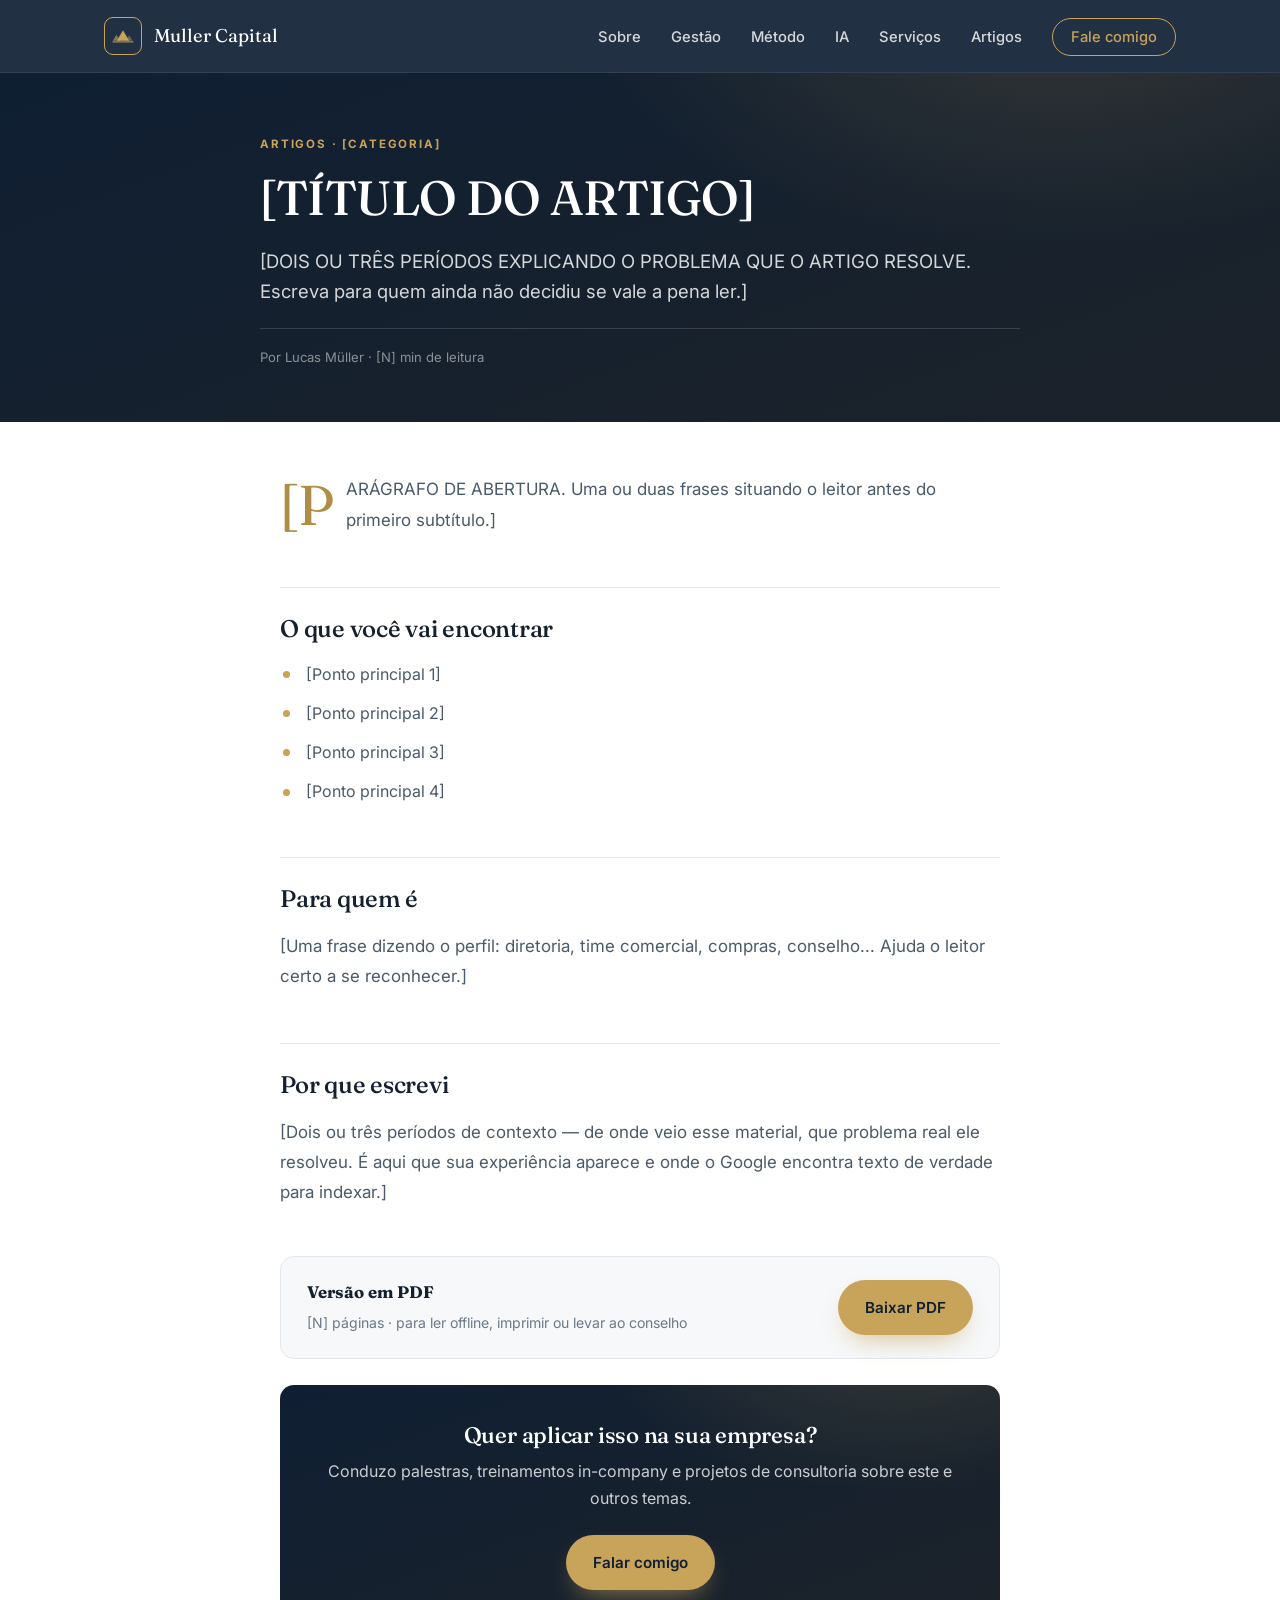
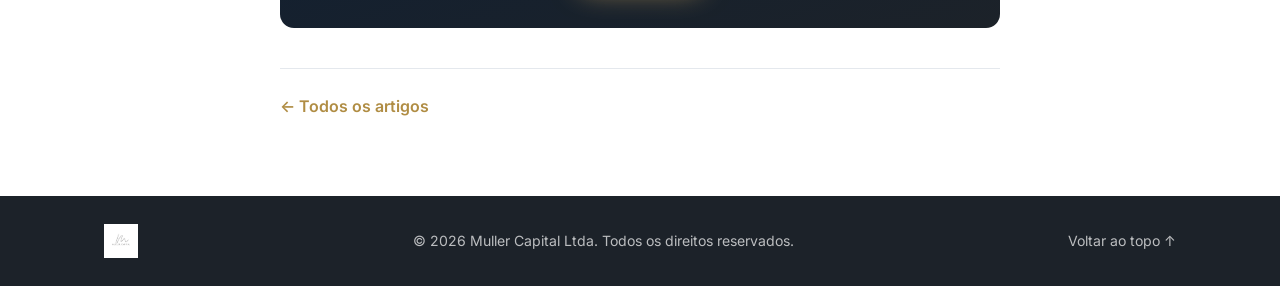
<file: artigos/modelo-material.html>
<!DOCTYPE html>
<!--
  ============================================================
  MODELO DE PÁGINA PARA UM ARTIGO EM PDF
  ============================================================
  Duplique este arquivo, renomeie e preencha tudo que está
  entre [COLCHETES]. Depois:

    - troque robots de "noindex, nofollow" para "index, follow"
    - adicione o item em artigos/index.html
    - adicione a URL em sitemap.xml

  Enquanto for modelo, ele fica fora do Google (noindex).
  ============================================================
-->
<html lang="pt-BR">
<head>
  <meta charset="UTF-8" />
  <meta name="viewport" content="width=device-width, initial-scale=1.0" />
  <title>[TÍTULO CURTO PARA BUSCA] | Muller Capital</title>
  <meta name="description" content="[RESUMO DE 1 FRASE, ATÉ 155 CARACTERES. É O QUE APARECE NO GOOGLE.]" />
  <meta name="author" content="Lucas Müller" />

  <!-- TROCAR para "index, follow" quando o conteúdo estiver preenchido -->
  <meta name="robots" content="noindex, nofollow" />
  <link rel="canonical" href="https://mullercapital.net/artigos/[NOME-DO-ARQUIVO].html" />

  <meta property="og:type" content="article" />
  <meta property="og:url" content="https://mullercapital.net/artigos/[NOME-DO-ARQUIVO].html" />
  <meta property="og:site_name" content="Muller Capital" />
  <meta property="og:title" content="[TÍTULO DO ARTIGO]" />
  <meta property="og:description" content="[RESUMO DE 1 FRASE]" />
  <meta property="og:image" content="https://mullercapital.net/assets/lucas.jpg" />
  <meta property="og:locale" content="pt_BR" />
  <meta name="theme-color" content="#0f1f33" />

  <link rel="icon" href="data:image/svg+xml,%3Csvg%20xmlns='http://www.w3.org/2000/svg'%20viewBox='0%200%2064%2064'%3E%3Crect%20width='64'%20height='64'%20rx='12'%20fill='%230f1f33'/%3E%3Cpath%20d='M8%2044%20L17%2029%20L26%2044%20Z'%20fill='%23c8a35a'%20opacity='.6'/%3E%3Cpath%20d='M40%2044%20L48%2031%20L56%2044%20Z'%20fill='%23c8a35a'%20opacity='.45'/%3E%3Cpath%20d='M18%2044%20L32%2020%20L46%2044%20Z'%20fill='%23c8a35a'/%3E%3Cpath%20d='M9%2047%20H55'%20stroke='%23c8a35a'%20stroke-width='3'%20stroke-linecap='round'%20opacity='.8'/%3E%3C/svg%3E" />
  <link rel="preconnect" href="https://fonts.googleapis.com" />
  <link rel="preconnect" href="https://fonts.gstatic.com" crossorigin />
  <link href="https://fonts.googleapis.com/css2?family=Fraunces:opsz,wght@9..144,400;9..144,500;9..144,600&family=Inter:wght@400;500;600;700&display=swap" rel="stylesheet" />
  <link rel="stylesheet" href="../css/styles.css?v=5" />

  <script type="application/ld+json">
  {
    "@context": "https://schema.org",
    "@type": "Article",
    "headline": "[TÍTULO DO ARTIGO]",
    "description": "[RESUMO DE 1 FRASE]",
    "inLanguage": "pt-BR",
    "image": "https://mullercapital.net/assets/lucas.jpg",
    "mainEntityOfPage": {
      "@type": "WebPage",
      "@id": "https://mullercapital.net/artigos/[NOME-DO-ARQUIVO].html"
    },
    "author": {
      "@type": "Person",
      "@id": "https://mullercapital.net/#lucas-muller",
      "name": "Lucas Müller",
      "url": "https://mullercapital.net/"
    },
    "publisher": {
      "@type": "Organization",
      "name": "Muller Capital",
      "logo": {
        "@type": "ImageObject",
        "url": "https://mullercapital.net/assets/muller-capital.png"
      }
    }
  }
  </script>
</head>
<body>

  <!-- ===================== HEADER / NAV ===================== -->
  <header class="site-header" id="top">
    <div class="container nav-wrap">
      <a href="../index.html" class="brand">
        <span class="brand-mark" aria-hidden="true">
          <svg viewBox="0 0 32 26" width="22" height="18" xmlns="http://www.w3.org/2000/svg">
            <path d="M1 20 L6.5 11 L12 20 Z" fill="currentColor" opacity="0.6" />
            <path d="M20 20 L25 12 L30 20 Z" fill="currentColor" opacity="0.45" />
            <path d="M7 20 L16 4.5 L25 20 Z" fill="currentColor" />
            <path d="M1.5 21.6 H30.5" stroke="currentColor" stroke-width="1.6" stroke-linecap="round" opacity="0.8" />
          </svg>
        </span>
        <span class="brand-name">Muller&nbsp;Capital</span>
      </a>
      <nav class="nav" aria-label="Navegação principal">
        <button class="nav-toggle" aria-expanded="false" aria-controls="nav-menu" aria-label="Abrir menu">
          <span></span><span></span><span></span>
        </button>
        <ul class="nav-menu" id="nav-menu">
          <li><a href="../index.html#sobre">Sobre</a></li>
          <li><a href="../index.html#gestao">Gestão</a></li>
          <li><a href="../index.html#metodo">Método</a></li>
          <li><a href="../ia.html">IA</a></li>
          <li><a href="../index.html#servicos">Serviços</a></li>
          <li><a href="index.html">Artigos</a></li>
          <li><a href="../index.html#contato" class="nav-cta">Fale comigo</a></li>
        </ul>
      </nav>
    </div>
  </header>

  <!-- ===================== PÁGINA DO MATERIAL ===================== -->
  <article class="post">
    <header class="post-hero">
      <div class="post-hero-inner">
        <p class="post-eyebrow"><a href="index.html">Artigos</a> · [CATEGORIA]</p>

        <h1>[TÍTULO DO ARTIGO]</h1>

        <p class="post-lead">
          [DOIS OU TRÊS PERÍODOS EXPLICANDO O PROBLEMA QUE O ARTIGO RESOLVE.
          Escreva para quem ainda não decidiu se vale a pena ler.]
        </p>

        <p class="post-data">Por Lucas Müller · [N] min de leitura</p>
      </div>
    </header>

    <div class="post-container">
      <div class="post-body">
        <!-- Comece SEMPRE por um parágrafo (nunca por <h2> ou citação):
             é ele que recebe a capitular dourada que abre o artigo. -->
        <p>
          [PARÁGRAFO DE ABERTURA. Uma ou duas frases situando o leitor
          antes do primeiro subtítulo.]
        </p>

        <h2>O que você vai encontrar</h2>
        <ul>
          <li>[Ponto principal 1]</li>
          <li>[Ponto principal 2]</li>
          <li>[Ponto principal 3]</li>
          <li>[Ponto principal 4]</li>
        </ul>

        <h2>Para quem é</h2>
        <p>
          [Uma frase dizendo o perfil: diretoria, time comercial, compras,
          conselho... Ajuda o leitor certo a se reconhecer.]
        </p>

        <h2>Por que escrevi</h2>
        <p>
          [Dois ou três períodos de contexto — de onde veio esse material,
          que problema real ele resolveu. É aqui que sua experiência aparece
          e onde o Google encontra texto de verdade para indexar.]
        </p>
      </div>

      <!-- Barra de download. O arquivo fica em materiais/ -->
      <div class="post-download">
        <span class="post-download-txt">
          <strong>Versão em PDF</strong>
          <span>[N] páginas · para ler offline, imprimir ou levar ao conselho</span>
        </span>
        <a href="../materiais/[NOME-DO-ARQUIVO].pdf" class="btn btn-primary" download>Baixar PDF</a>
      </div>

      <div class="post-cta">
        <h2>Quer aplicar isso na sua empresa?</h2>
        <p>
          Conduzo palestras, treinamentos in-company e projetos de consultoria
          sobre este e outros temas.
        </p>
        <a href="../index.html#contato" class="btn btn-primary">Falar comigo</a>
      </div>

      <p class="post-nav"><a href="index.html">&larr; Todos os artigos</a></p>
    </div>
  </article>

  <!-- ===================== FOOTER ===================== -->
  <footer class="site-footer">
    <div class="container footer-wrap">
      <div class="footer-realizacao">
        <img src="../assets/muller-capital.png" alt="Muller Capital" class="footer-logo" onerror="this.replaceWith(Object.assign(document.createElement('span'),{className:'footer-brand',textContent:'Muller Capital'}))" />
      </div>
      <span class="footer-copy">© <span id="year"></span> Muller Capital Ltda. Todos os direitos reservados.</span>
      <a href="#top" class="footer-top">Voltar ao topo &uarr;</a>
    </div>
  </footer>

  <script src="../js/main.js"></script>
</body>
</html>
</file>
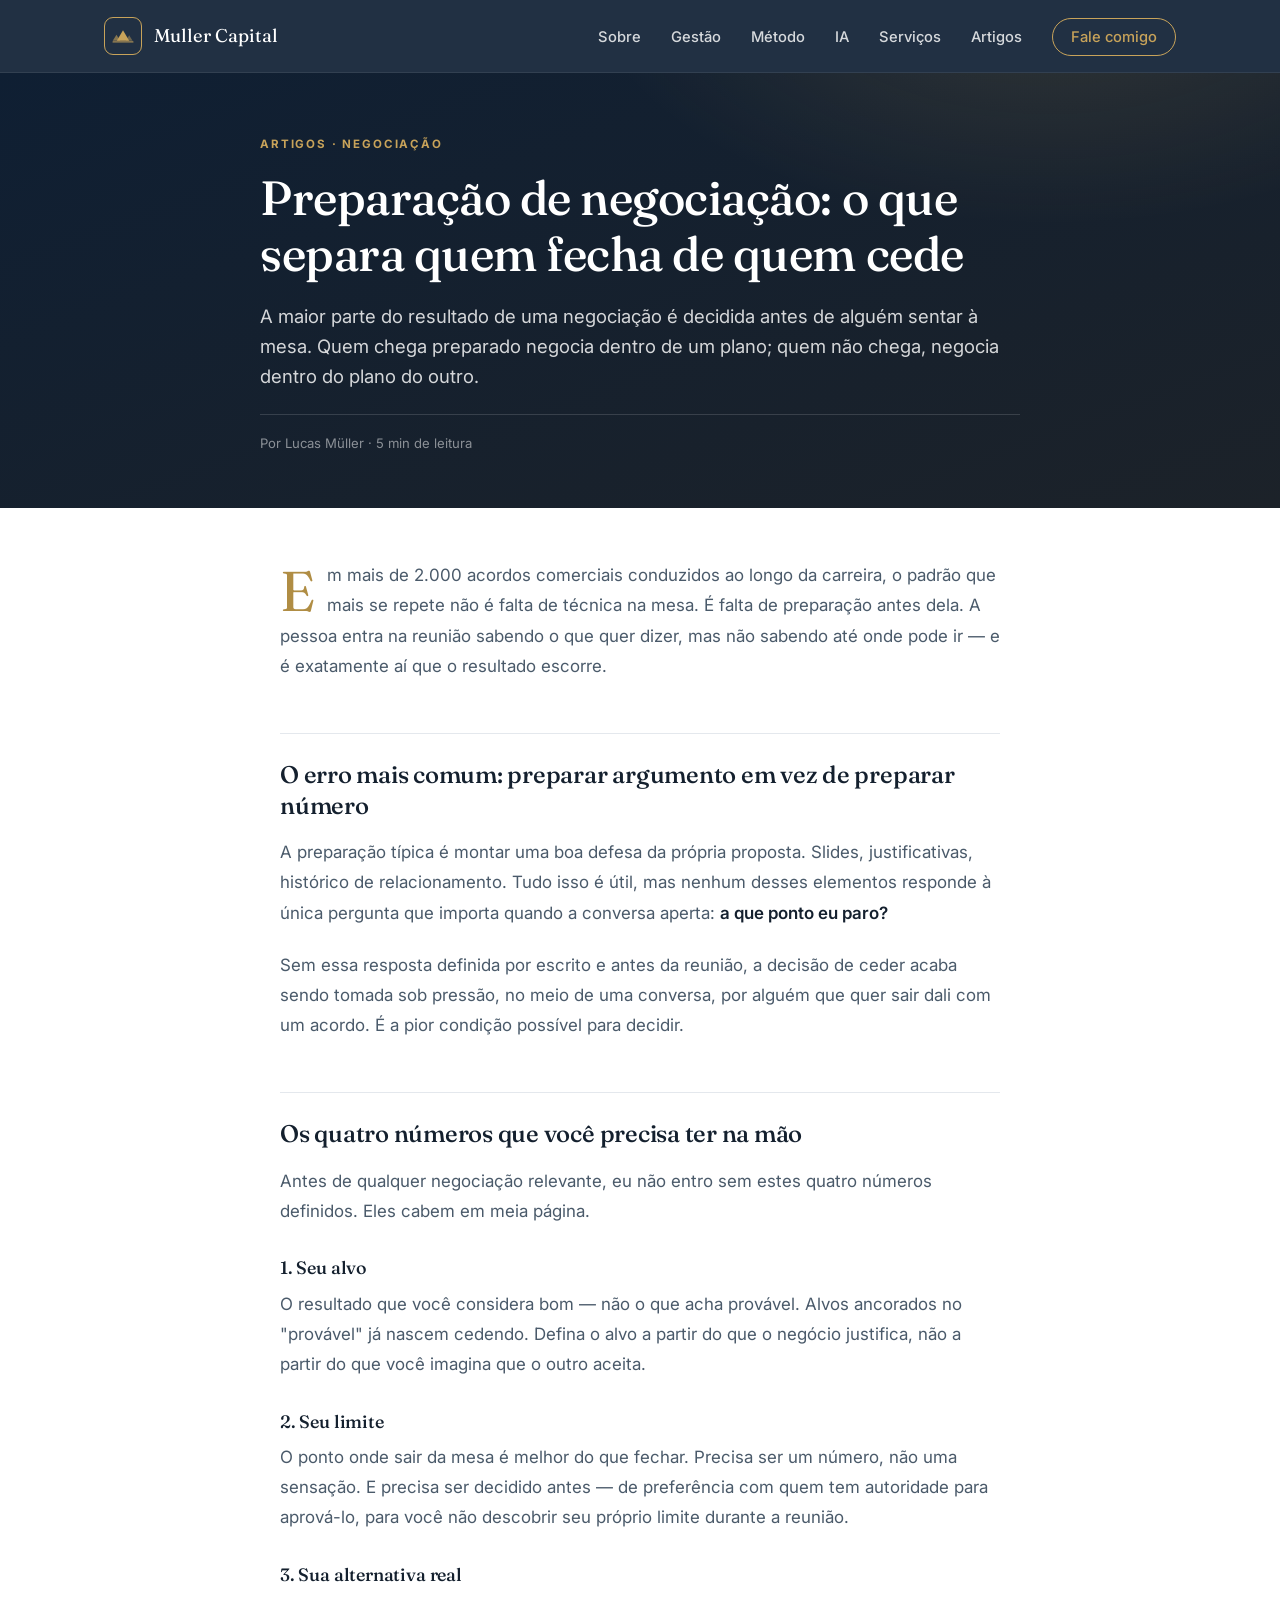
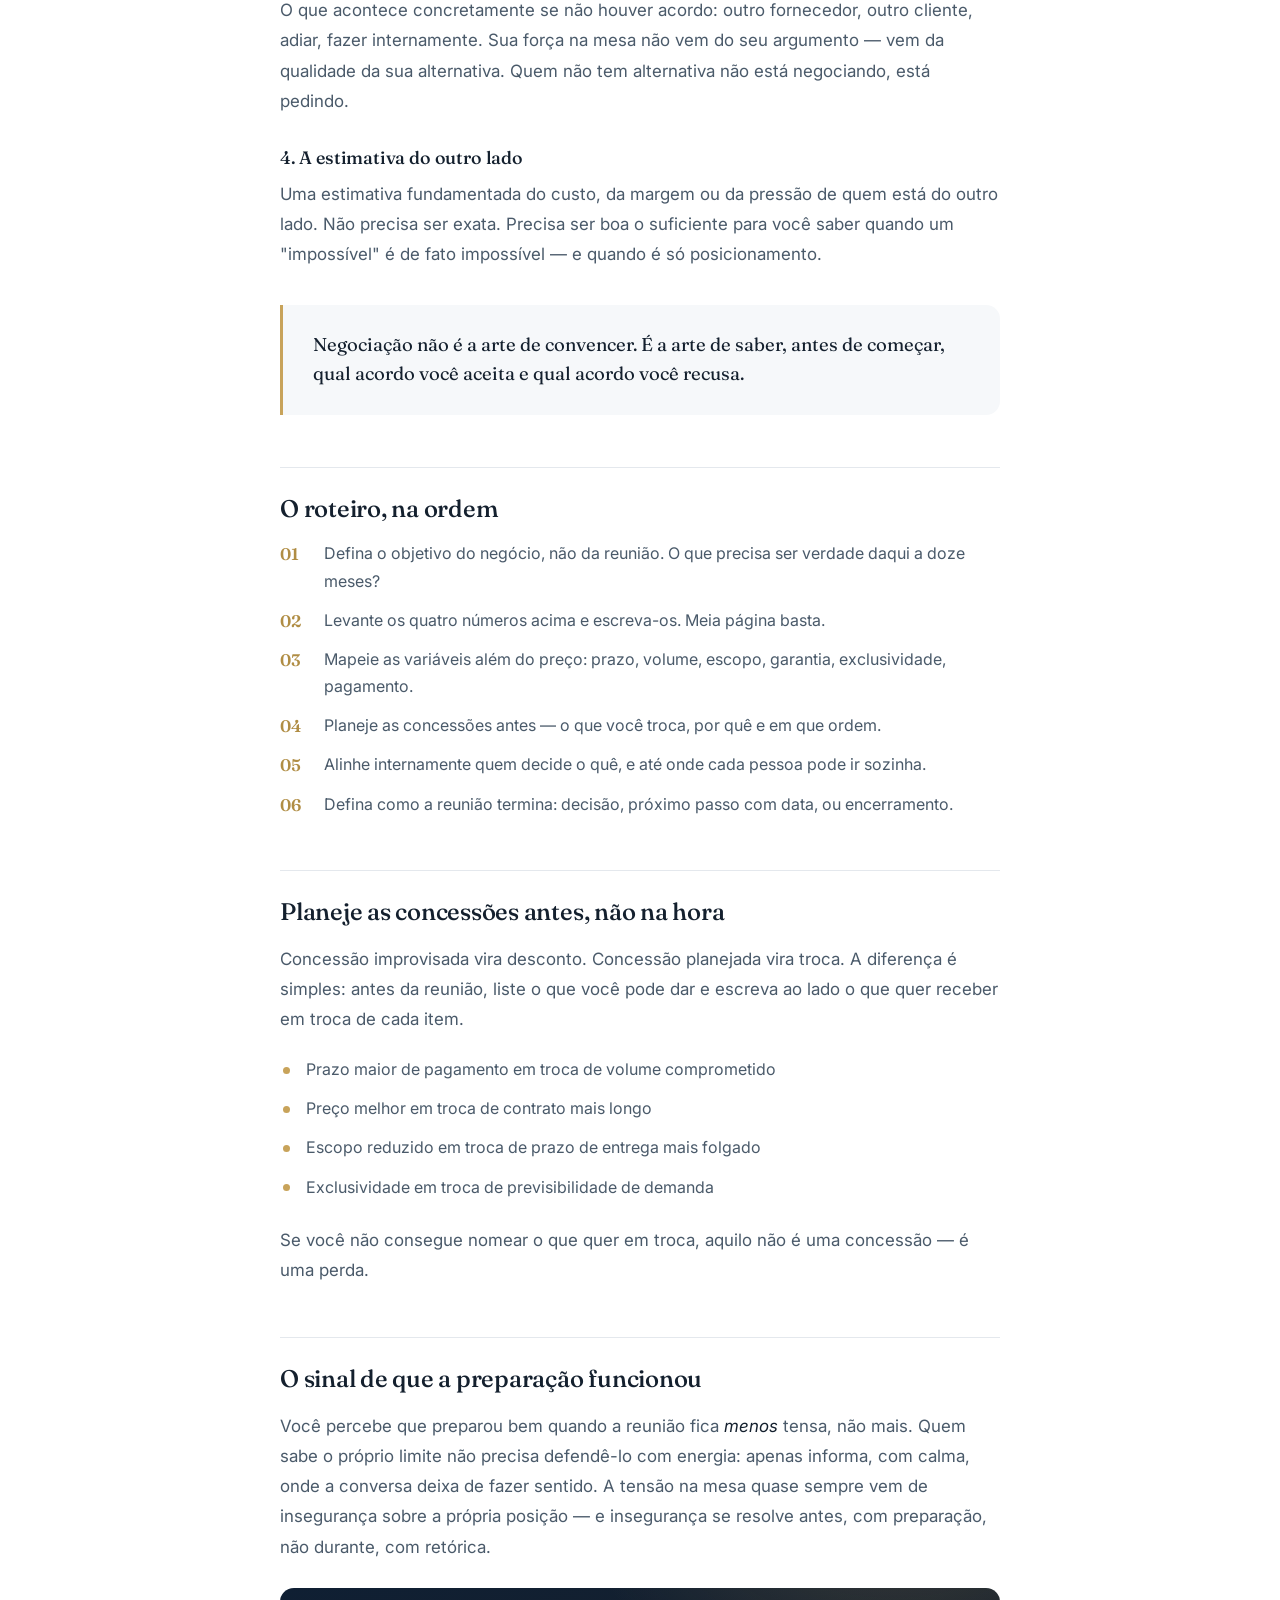
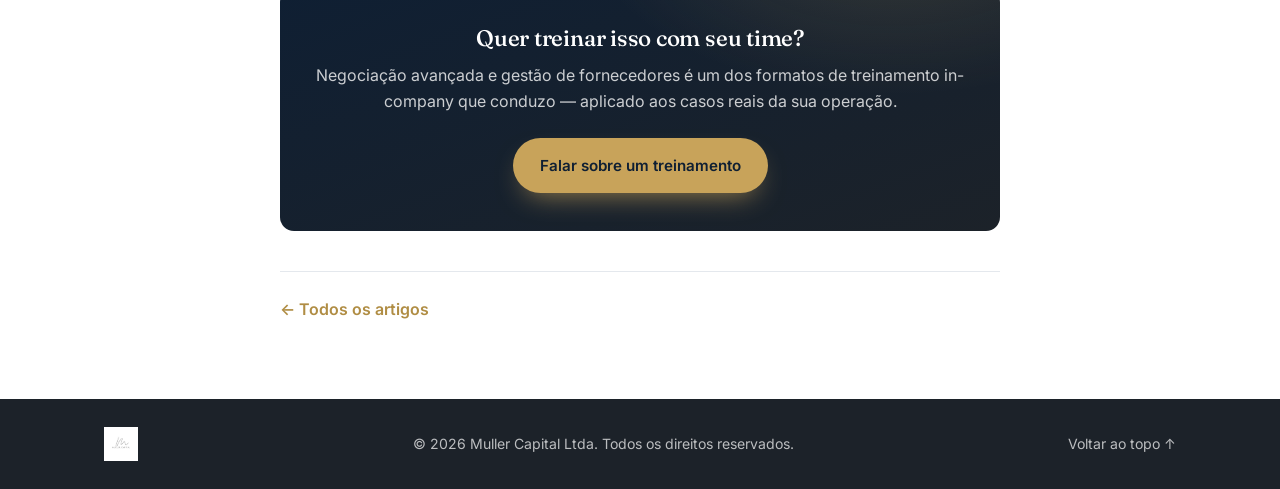
<file: artigos/preparacao-negociacao.html>
<!DOCTYPE html>
<!--
  RASCUNHO — escrito como exemplo de formato. Revise o texto antes de divulgar:
  o conteúdo precisa soar como você, não como um manual genérico.
-->
<html lang="pt-BR">
<head>
  <meta charset="UTF-8" />
  <meta name="viewport" content="width=device-width, initial-scale=1.0" />
  <title>Preparação de negociação: o roteiro que uso | Muller Capital</title>
  <meta name="description" content="A maior parte do resultado de uma negociação é decidida antes da reunião começar. O roteiro de preparação e os quatro números que você precisa ter na mão." />
  <meta name="author" content="Lucas Müller" />
  <meta name="robots" content="index, follow" />
  <link rel="canonical" href="https://mullercapital.net/artigos/preparacao-negociacao.html" />

  <meta property="og:type" content="article" />
  <meta property="og:url" content="https://mullercapital.net/artigos/preparacao-negociacao.html" />
  <meta property="og:site_name" content="Muller Capital" />
  <meta property="og:title" content="Preparação de negociação: o que separa quem fecha de quem cede" />
  <meta property="og:description" content="A maior parte do resultado de uma negociação é decidida antes da reunião começar." />
  <meta property="og:image" content="https://mullercapital.net/assets/lucas.jpg" />
  <meta property="og:locale" content="pt_BR" />
  <meta name="theme-color" content="#0f1f33" />

  <link rel="icon" href="data:image/svg+xml,%3Csvg%20xmlns='http://www.w3.org/2000/svg'%20viewBox='0%200%2064%2064'%3E%3Crect%20width='64'%20height='64'%20rx='12'%20fill='%230f1f33'/%3E%3Cpath%20d='M8%2044%20L17%2029%20L26%2044%20Z'%20fill='%23c8a35a'%20opacity='.6'/%3E%3Cpath%20d='M40%2044%20L48%2031%20L56%2044%20Z'%20fill='%23c8a35a'%20opacity='.45'/%3E%3Cpath%20d='M18%2044%20L32%2020%20L46%2044%20Z'%20fill='%23c8a35a'/%3E%3Cpath%20d='M9%2047%20H55'%20stroke='%23c8a35a'%20stroke-width='3'%20stroke-linecap='round'%20opacity='.8'/%3E%3C/svg%3E" />
  <link rel="preconnect" href="https://fonts.googleapis.com" />
  <link rel="preconnect" href="https://fonts.gstatic.com" crossorigin />
  <link href="https://fonts.googleapis.com/css2?family=Fraunces:opsz,wght@9..144,400;9..144,500;9..144,600&family=Inter:wght@400;500;600;700&display=swap" rel="stylesheet" />
  <link rel="stylesheet" href="../css/styles.css?v=5" />

  <!-- Dados estruturados do artigo. Ao duplicar para um artigo novo, troque headline,
       description e as duas URLs. Sem datePublished de propósito (ver README). -->
  <script type="application/ld+json">
  {
    "@context": "https://schema.org",
    "@type": "Article",
    "headline": "Preparação de negociação: o que separa quem fecha de quem cede",
    "description": "A maior parte do resultado de uma negociação é decidida antes da reunião começar. O roteiro de preparação e os quatro números que você precisa ter na mão.",
    "inLanguage": "pt-BR",
    "image": "https://mullercapital.net/assets/lucas.jpg",
    "mainEntityOfPage": {
      "@type": "WebPage",
      "@id": "https://mullercapital.net/artigos/preparacao-negociacao.html"
    },
    "author": {
      "@type": "Person",
      "@id": "https://mullercapital.net/#lucas-muller",
      "name": "Lucas Müller",
      "url": "https://mullercapital.net/"
    },
    "publisher": {
      "@type": "Organization",
      "name": "Muller Capital",
      "logo": {
        "@type": "ImageObject",
        "url": "https://mullercapital.net/assets/muller-capital.png"
      }
    }
  }
  </script>
  <script type="application/ld+json">
  {
    "@context": "https://schema.org",
    "@type": "BreadcrumbList",
    "itemListElement": [
      { "@type": "ListItem", "position": 1, "name": "Início", "item": "https://mullercapital.net/" },
      { "@type": "ListItem", "position": 2, "name": "Artigos", "item": "https://mullercapital.net/artigos/" },
      { "@type": "ListItem", "position": 3, "name": "Preparação de negociação" }
    ]
  }
  </script>
</head>
<body>

  <!-- ===================== HEADER / NAV ===================== -->
  <header class="site-header" id="top">
    <div class="container nav-wrap">
      <a href="../index.html" class="brand">
        <span class="brand-mark" aria-hidden="true">
          <svg viewBox="0 0 32 26" width="22" height="18" xmlns="http://www.w3.org/2000/svg">
            <path d="M1 20 L6.5 11 L12 20 Z" fill="currentColor" opacity="0.6" />
            <path d="M20 20 L25 12 L30 20 Z" fill="currentColor" opacity="0.45" />
            <path d="M7 20 L16 4.5 L25 20 Z" fill="currentColor" />
            <path d="M1.5 21.6 H30.5" stroke="currentColor" stroke-width="1.6" stroke-linecap="round" opacity="0.8" />
          </svg>
        </span>
        <span class="brand-name">Muller&nbsp;Capital</span>
      </a>
      <nav class="nav" aria-label="Navegação principal">
        <button class="nav-toggle" aria-expanded="false" aria-controls="nav-menu" aria-label="Abrir menu">
          <span></span><span></span><span></span>
        </button>
        <ul class="nav-menu" id="nav-menu">
          <li><a href="../index.html#sobre">Sobre</a></li>
          <li><a href="../index.html#gestao">Gestão</a></li>
          <li><a href="../index.html#metodo">Método</a></li>
          <li><a href="../ia.html">IA</a></li>
          <li><a href="../index.html#servicos">Serviços</a></li>
          <li><a href="index.html">Artigos</a></li>
          <li><a href="../index.html#contato" class="nav-cta">Fale comigo</a></li>
        </ul>
      </nav>
    </div>
  </header>

  <!-- ===================== ARTIGO ===================== -->
  <article class="post">
    <header class="post-hero">
      <div class="post-hero-inner">
        <p class="post-eyebrow"><a href="index.html">Artigos</a> · Negociação</p>

        <h1>Preparação de negociação: o que separa quem fecha de quem cede</h1>

        <p class="post-lead">
          A maior parte do resultado de uma negociação é decidida antes de alguém sentar à mesa.
          Quem chega preparado negocia dentro de um plano; quem não chega, negocia dentro do
          plano do outro.
        </p>

        <p class="post-data">Por Lucas Müller · 5 min de leitura</p>
      </div>
    </header>

    <div class="post-container">
      <div class="post-body">
        <p>
          Em mais de 2.000 acordos comerciais conduzidos ao longo da carreira, o padrão que mais
          se repete não é falta de técnica na mesa. É falta de preparação antes dela. A pessoa
          entra na reunião sabendo o que quer dizer, mas não sabendo até onde pode ir — e é
          exatamente aí que o resultado escorre.
        </p>

        <h2>O erro mais comum: preparar argumento em vez de preparar número</h2>

        <p>
          A preparação típica é montar uma boa defesa da própria proposta. Slides, justificativas,
          histórico de relacionamento. Tudo isso é útil, mas nenhum desses elementos responde à
          única pergunta que importa quando a conversa aperta: <strong>a que ponto eu paro?</strong>
        </p>

        <p>
          Sem essa resposta definida por escrito e antes da reunião, a decisão de ceder acaba
          sendo tomada sob pressão, no meio de uma conversa, por alguém que quer sair dali com
          um acordo. É a pior condição possível para decidir.
        </p>

        <h2>Os quatro números que você precisa ter na mão</h2>

        <p>
          Antes de qualquer negociação relevante, eu não entro sem estes quatro números
          definidos. Eles cabem em meia página.
        </p>

        <h3>1. Seu alvo</h3>
        <p>
          O resultado que você considera bom — não o que acha provável. Alvos ancorados no
          "provável" já nascem cedendo. Defina o alvo a partir do que o negócio justifica,
          não a partir do que você imagina que o outro aceita.
        </p>

        <h3>2. Seu limite</h3>
        <p>
          O ponto onde sair da mesa é melhor do que fechar. Precisa ser um número, não uma
          sensação. E precisa ser decidido antes — de preferência com quem tem autoridade
          para aprová-lo, para você não descobrir seu próprio limite durante a reunião.
        </p>

        <h3>3. Sua alternativa real</h3>
        <p>
          O que acontece concretamente se não houver acordo: outro fornecedor, outro cliente,
          adiar, fazer internamente. Sua força na mesa não vem do seu argumento — vem da
          qualidade da sua alternativa. Quem não tem alternativa não está negociando, está pedindo.
        </p>

        <h3>4. A estimativa do outro lado</h3>
        <p>
          Uma estimativa fundamentada do custo, da margem ou da pressão de quem está do outro
          lado. Não precisa ser exata. Precisa ser boa o suficiente para você saber quando um
          "impossível" é de fato impossível — e quando é só posicionamento.
        </p>

        <blockquote class="post-quote">
          Negociação não é a arte de convencer. É a arte de saber, antes de começar,
          qual acordo você aceita e qual acordo você recusa.
        </blockquote>

        <h2>O roteiro, na ordem</h2>

        <ol>
          <li>Defina o objetivo do negócio, não da reunião. O que precisa ser verdade daqui a doze meses?</li>
          <li>Levante os quatro números acima e escreva-os. Meia página basta.</li>
          <li>Mapeie as variáveis além do preço: prazo, volume, escopo, garantia, exclusividade, pagamento.</li>
          <li>Planeje as concessões antes — o que você troca, por quê e em que ordem.</li>
          <li>Alinhe internamente quem decide o quê, e até onde cada pessoa pode ir sozinha.</li>
          <li>Defina como a reunião termina: decisão, próximo passo com data, ou encerramento.</li>
        </ol>

        <h2>Planeje as concessões antes, não na hora</h2>

        <p>
          Concessão improvisada vira desconto. Concessão planejada vira troca. A diferença é
          simples: antes da reunião, liste o que você pode dar e escreva ao lado o que quer
          receber em troca de cada item.
        </p>

        <ul>
          <li>Prazo maior de pagamento em troca de volume comprometido</li>
          <li>Preço melhor em troca de contrato mais longo</li>
          <li>Escopo reduzido em troca de prazo de entrega mais folgado</li>
          <li>Exclusividade em troca de previsibilidade de demanda</li>
        </ul>

        <p>
          Se você não consegue nomear o que quer em troca, aquilo não é uma concessão — é uma perda.
        </p>

        <h2>O sinal de que a preparação funcionou</h2>

        <p>
          Você percebe que preparou bem quando a reunião fica <em>menos</em> tensa, não mais.
          Quem sabe o próprio limite não precisa defendê-lo com energia: apenas informa, com
          calma, onde a conversa deixa de fazer sentido. A tensão na mesa quase sempre vem de
          insegurança sobre a própria posição — e insegurança se resolve antes, com preparação,
          não durante, com retórica.
        </p>
      </div>

      <div class="post-cta">
        <h2>Quer treinar isso com seu time?</h2>
        <p>
          Negociação avançada e gestão de fornecedores é um dos formatos de treinamento
          in-company que conduzo — aplicado aos casos reais da sua operação.
        </p>
        <a href="../index.html#contato" class="btn btn-primary">Falar sobre um treinamento</a>
      </div>

      <p class="post-nav"><a href="index.html">&larr; Todos os artigos</a></p>
    </div>
  </article>

  <!-- ===================== FOOTER ===================== -->
  <footer class="site-footer">
    <div class="container footer-wrap">
      <div class="footer-realizacao">
        <img src="../assets/muller-capital.png" alt="Muller Capital" class="footer-logo" onerror="this.replaceWith(Object.assign(document.createElement('span'),{className:'footer-brand',textContent:'Muller Capital'}))" />
      </div>
      <span class="footer-copy">© <span id="year"></span> Muller Capital Ltda. Todos os direitos reservados.</span>
      <a href="#top" class="footer-top">Voltar ao topo &uarr;</a>
    </div>
  </footer>

  <script src="../js/main.js"></script>
</body>
</html>
</file>
<file: css/styles.css>
/* =========================================================
   Lucas Müller — Planejamento Estratégico
   Paleta executiva: navy / grafite + dourado
   ========================================================= */

:root {
  --navy: #0f1f33;
  --navy-700: #16304f;
  --navy-600: #1d3c63;
  --graphite: #1c2229;
  --gold: #c8a35a;
  --gold-dark: #b08d44;
  --ink: #14202e;
  --slate: #4a5a6a;
  --muted: #6b7a89;
  --line: #e4e8ed;
  --bg: #ffffff;
  --bg-alt: #f6f8fa;
  --bg-dark: #0f1f33;
  --white: #ffffff;

  --maxw: 1120px;
  --radius: 14px;
  --shadow: 0 18px 50px -24px rgba(15, 31, 51, 0.45);
  --font-display: "Fraunces", Georgia, serif;
  --font-body: "Inter", system-ui, -apple-system, Segoe UI, Roboto, sans-serif;
}

* { box-sizing: border-box; margin: 0; padding: 0; }

html { scroll-behavior: smooth; }

body {
  font-family: var(--font-body);
  color: var(--ink);
  background: var(--bg);
  line-height: 1.65;
  -webkit-font-smoothing: antialiased;
}

img { max-width: 100%; display: block; }

a { color: inherit; text-decoration: none; }

.container {
  width: 100%;
  max-width: var(--maxw);
  margin: 0 auto;
  padding: 0 24px;
}

h1, h2, h3 { font-family: var(--font-display); font-weight: 500; line-height: 1.15; letter-spacing: -0.01em; }

.accent { color: var(--gold-dark); }

/* ===================== BUTTONS ===================== */
.btn {
  display: inline-flex;
  align-items: center;
  justify-content: center;
  gap: 8px;
  padding: 14px 26px;
  border-radius: 999px;
  font-weight: 600;
  font-size: 0.95rem;
  cursor: pointer;
  border: 1.5px solid transparent;
  transition: transform 0.15s ease, box-shadow 0.2s ease, background 0.2s ease, color 0.2s ease;
}
.btn:hover { transform: translateY(-2px); }

.btn-primary {
  background: var(--gold);
  color: var(--navy);
  box-shadow: 0 12px 28px -12px rgba(200, 163, 90, 0.8);
}
.btn-primary:hover { background: var(--gold-dark); }

.btn-ghost {
  background: transparent;
  color: var(--white);
  border-color: rgba(255, 255, 255, 0.35);
}
.btn-ghost:hover { border-color: var(--gold); color: var(--gold); }

.btn-block { width: 100%; }

/* ===================== HEADER / NAV ===================== */
.site-header {
  position: sticky;
  top: 0;
  z-index: 50;
  background: rgba(15, 31, 51, 0.92);
  backdrop-filter: blur(10px);
  border-bottom: 1px solid rgba(255, 255, 255, 0.08);
}
.nav-wrap {
  display: flex;
  align-items: center;
  justify-content: space-between;
  height: 72px;
}
.brand { display: flex; align-items: center; gap: 12px; color: var(--white); }
.brand-mark {
  width: 38px; height: 38px;
  display: grid; place-items: center;
  border: 1.5px solid var(--gold);
  color: var(--gold);
  border-radius: 9px;
  font-family: var(--font-display);
  font-weight: 600;
  font-size: 0.95rem;
  flex: none;
}
.brand-mark svg { display: block; }
.brand-name { font-family: var(--font-display); font-size: 1.15rem; color: var(--white); }

.nav-menu { list-style: none; display: flex; align-items: center; gap: 30px; }
.nav-menu a { color: rgba(255, 255, 255, 0.82); font-size: 0.92rem; font-weight: 500; transition: color 0.2s; }
.nav-menu a:hover { color: var(--gold); }
.nav-cta {
  border: 1.5px solid var(--gold);
  color: var(--gold) !important;
  padding: 9px 18px;
  border-radius: 999px;
}
.nav-cta:hover { background: var(--gold); color: var(--navy) !important; }

.nav-toggle {
  display: none;
  flex-direction: column;
  gap: 5px;
  background: none;
  border: none;
  cursor: pointer;
  padding: 8px;
}
.nav-toggle span { width: 24px; height: 2px; background: var(--white); border-radius: 2px; transition: 0.3s; }

/* ===================== HERO ===================== */
.hero {
  background:
    radial-gradient(900px 500px at 80% -10%, rgba(200,163,90,0.18), transparent 60%),
    linear-gradient(160deg, var(--navy) 0%, var(--graphite) 100%);
  color: var(--white);
  padding: 90px 0 80px;
  position: relative;
  overflow: hidden;
}
.hero-grid {
  display: grid;
  grid-template-columns: 1.25fr 0.85fr;
  gap: 56px;
  align-items: center;
}
.eyebrow {
  text-transform: uppercase;
  letter-spacing: 0.18em;
  font-size: 0.74rem;
  font-weight: 600;
  color: var(--gold);
  margin-bottom: 18px;
}
.hero h1 { font-size: clamp(2.1rem, 4.4vw, 3.4rem); margin-bottom: 22px; }
.lead { font-size: 1.12rem; color: rgba(255, 255, 255, 0.85); max-width: 560px; margin-bottom: 32px; }
.hero-actions { display: flex; flex-wrap: wrap; gap: 14px; margin-bottom: 40px; }
.hero-trust {
  list-style: none;
  display: flex;
  flex-wrap: wrap;
  gap: 28px;
  padding-top: 26px;
  border-top: 1px solid rgba(255, 255, 255, 0.12);
}
.hero-trust li { font-size: 0.9rem; color: rgba(255, 255, 255, 0.7); }
.hero-trust strong { display: block; font-family: var(--font-display); font-size: 1.55rem; color: var(--white); }

/* Hero figure / portrait */
.hero-figure { position: relative; }
.portrait {
  position: relative;
  aspect-ratio: 4 / 5;
  border-radius: 18px;
  overflow: hidden;
  border: 1px solid rgba(255, 255, 255, 0.14);
  background: linear-gradient(160deg, var(--navy-600), var(--graphite));
  box-shadow: var(--shadow);
  display: grid;
  place-items: center;
}
.portrait img { width: 100%; height: 100%; object-fit: cover; }
.portrait-fallback {
  position: absolute;
  font-family: var(--font-display);
  font-size: 4rem;
  color: rgba(200, 163, 90, 0.55);
  display: none;
}
.portrait--placeholder .portrait-fallback { display: block; }
.hero-badge {
  position: absolute;
  bottom: -22px;
  left: -18px;
  background: var(--white);
  color: var(--navy);
  padding: 14px 20px;
  border-radius: 12px;
  box-shadow: var(--shadow);
}
.hero-badge-top { display: block; font-size: 0.7rem; letter-spacing: 0.12em; text-transform: uppercase; color: var(--gold-dark); font-weight: 700; }
.hero-badge-main { display: block; font-family: var(--font-display); font-size: 0.98rem; margin-top: 2px; }

/* ===================== LOGOS (faixa animada) ===================== */
.logos { background: var(--bg-alt); padding: 36px 0; border-bottom: 1px solid var(--line); overflow: hidden; }
.logos-label { text-align: center; font-size: 0.82rem; letter-spacing: 0.06em; color: var(--muted); margin-bottom: 22px; text-transform: uppercase; }

.logos-marquee {
  display: flex;
  width: 100%;
  /* máscara para esmaecer nas bordas */
  -webkit-mask-image: linear-gradient(90deg, transparent, #000 8%, #000 92%, transparent);
  mask-image: linear-gradient(90deg, transparent, #000 8%, #000 92%, transparent);
}
.logos-track {
  list-style: none;
  display: flex;
  align-items: center;
  gap: 56px;
  padding: 0 28px;
  flex-shrink: 0;
  min-width: 100%;
  justify-content: space-around;
  animation: logos-scroll 38s linear infinite;
}
.logos-marquee:hover .logos-track { animation-play-state: paused; }
.logos-track li {
  font-family: var(--font-display);
  font-size: 1.15rem;
  color: var(--slate);
  white-space: nowrap;
  opacity: 0.75;
  transition: opacity 0.2s, color 0.2s;
}
.logos-track li:hover { opacity: 1; color: var(--navy); }
/* Quando trocar por logos reais (img): */
.logos-track li img { height: 34px; width: auto; filter: grayscale(1); opacity: 0.7; transition: filter 0.2s, opacity 0.2s; }
.logos-track li img:hover { filter: grayscale(0); opacity: 1; }

@keyframes logos-scroll {
  from { transform: translateX(0); }
  to   { transform: translateX(-100%); }
}
@media (prefers-reduced-motion: reduce) {
  .logos-track { animation: none; flex-wrap: wrap; justify-content: center; gap: 18px 40px; }
  .logos-track[aria-hidden="true"] { display: none; }
}

/* ===================== SECTIONS ===================== */
.section { padding: 88px 0; }
.section--alt { background: var(--bg-alt); }
.section-eyebrow {
  text-transform: uppercase;
  letter-spacing: 0.18em;
  font-size: 0.74rem;
  font-weight: 700;
  color: var(--gold-dark);
  margin-bottom: 14px;
}
.section-head { text-align: center; max-width: 680px; margin: 0 auto 54px; }
.section-head--left { text-align: left; margin: 0; }
.section-head h2, .section h2 { font-size: clamp(1.8rem, 3.2vw, 2.5rem); margin-bottom: 14px; color: var(--ink); }
.section-sub { color: var(--slate); font-size: 1.05rem; }

/* ===================== ABOUT ===================== */
.about-grid { display: grid; grid-template-columns: 0.8fr 1.2fr; gap: 56px; align-items: start; }
.about-intro h2 { font-size: clamp(1.9rem, 3.4vw, 2.7rem); }
.about-body p { margin-bottom: 18px; color: var(--slate); font-size: 1.06rem; }
.about-body strong { color: var(--ink); }
.about-highlight {
  margin: 26px 0 6px;
  padding: 20px 24px;
  background: var(--navy);
  color: var(--white);
  border-left: 4px solid var(--gold);
  border-radius: 0 12px 12px 0;
  font-family: var(--font-display);
  font-size: 1.15rem;
  line-height: 1.45;
}
.about-highlight strong { color: var(--gold); }

.about-points { list-style: none; margin-top: 26px; display: grid; gap: 12px; }
.about-points li {
  position: relative;
  padding-left: 30px;
  color: var(--ink);
  font-weight: 500;
}
.about-points li::before {
  content: "";
  position: absolute;
  left: 0; top: 9px;
  width: 16px; height: 16px;
  border-radius: 50%;
  background: var(--gold);
  box-shadow: 0 0 0 4px rgba(200, 163, 90, 0.18);
}

/* ===================== CARDS (SERVIÇOS) ===================== */
.cards { display: grid; grid-template-columns: repeat(2, 1fr); gap: 26px; align-items: stretch; }
.card {
  position: relative;
  background: var(--white);
  border: 1px solid var(--line);
  border-radius: var(--radius);
  padding: 34px 28px;
  display: flex;
  flex-direction: column;
  transition: transform 0.2s ease, box-shadow 0.25s ease, border-color 0.2s ease;
}
.card:hover { transform: translateY(-6px); box-shadow: var(--shadow); border-color: rgba(200, 163, 90, 0.4); }
.card--featured {
  border-color: var(--gold);
  box-shadow: 0 24px 60px -28px rgba(15, 31, 51, 0.5);
}
.card-flag {
  position: absolute;
  top: -13px; left: 28px;
  background: var(--gold);
  color: var(--navy);
  font-size: 0.72rem;
  font-weight: 700;
  letter-spacing: 0.05em;
  text-transform: uppercase;
  padding: 5px 14px;
  border-radius: 999px;
}
.card-icon { font-size: 1.9rem; margin-bottom: 14px; }
.card h3 { font-size: 1.32rem; margin-bottom: 12px; color: var(--ink); }
.card > p { color: var(--slate); margin-bottom: 18px; }
.card-list { list-style: none; display: grid; gap: 9px; margin-bottom: 20px; }
.card-list li { position: relative; padding-left: 22px; font-size: 0.95rem; color: var(--ink); }
.card-list li::before {
  content: "✓";
  position: absolute; left: 0; top: 0;
  color: var(--gold-dark); font-weight: 700;
}
.card-aud { font-size: 0.88rem; color: var(--muted); margin-bottom: 16px; margin-top: auto; }
.card-aud span { color: var(--ink); font-weight: 600; }
.card-price {
  display: flex;
  flex-direction: column;
  gap: 1px;
  padding: 14px 0 16px;
  margin-bottom: 16px;
  border-top: 1px solid var(--line);
}
.card-price-label { font-size: 0.78rem; color: var(--gold-dark); text-transform: uppercase; letter-spacing: 0.04em; font-weight: 600; }
.card-price-row { display: flex; align-items: baseline; gap: 10px; }
.card-price-old { font-size: 1rem; color: var(--muted); text-decoration: line-through; }
.card-price-value { font-family: var(--font-display); font-size: 1.7rem; color: var(--navy); line-height: 1.1; }
.card-price-value--consult { font-size: 1.35rem; color: var(--gold-dark); }
.card-price-unit { font-size: 0.82rem; color: var(--slate); }
.card-link { color: var(--gold-dark); font-weight: 600; font-size: 0.95rem; transition: gap 0.2s; }
.card-link:hover { color: var(--navy); }

/* =========================================================
   GESTÃO DE DESEMPENHO — o gancho
   ========================================================= */
.gestao-head { max-width: 780px; margin: 0 auto 46px; text-align: center; }
.gestao-head h2 {
  font-size: clamp(1.45rem, 2.6vw, 2.05rem);
  line-height: 1.34;
  margin-bottom: 22px;
}
.gestao-head > p { color: var(--slate); font-size: 1.05rem; }

.sintomas-label {
  text-align: center;
  font-size: 0.72rem;
  text-transform: uppercase;
  letter-spacing: 0.16em;
  font-weight: 700;
  color: var(--gold-dark);
  margin-bottom: 22px;
}
.sintomas {
  list-style: none;
  display: grid;
  grid-template-columns: repeat(2, 1fr);
  gap: 14px 26px;
  max-width: 960px;
  margin: 0 auto;
}
.sintomas li {
  position: relative;
  padding: 15px 20px 15px 52px;
  background: var(--white);
  border: 1px solid var(--line);
  border-radius: 10px;
  color: var(--ink);
  font-size: 0.96rem;
  line-height: 1.55;
}
/* caixinha vazia (não é ✓): a métrica que a empresa ainda não tem */
.sintomas li::before {
  content: "";
  position: absolute;
  left: 20px; top: 19px;
  width: 15px; height: 15px;
  border-radius: 4px;
  border: 2px solid var(--gold);
}
/* com 7 itens, o último ocupa a linha inteira em vez de deixar buraco */
.sintomas li:last-child:nth-child(odd) { grid-column: 1 / -1; }

.sintomas-fecho {
  max-width: 740px;
  margin: 34px auto 0;
  text-align: center;
  color: var(--slate);
  font-size: 1.02rem;
  line-height: 1.7;
}
.sintomas-fecho strong { color: var(--ink); }
.gestao-cta { text-align: center; margin-top: 26px; }
.gestao-cta a { color: var(--gold-dark); font-weight: 600; font-size: 0.98rem; }
.gestao-cta a:hover { color: var(--navy); }

/* ===================== MÉTODO BRIO ===================== */
.section--brio {
  background:
    radial-gradient(700px 420px at 15% -10%, rgba(200,163,90,0.16), transparent 60%),
    linear-gradient(160deg, var(--navy) 0%, var(--graphite) 100%);
  color: var(--white);
}
.section--brio h2 { color: var(--white); }
.section--brio .section-eyebrow { color: var(--gold); }
.section--brio .section-sub { color: rgba(255,255,255,0.82); }
.section--brio .section-sub em { color: var(--gold); font-style: italic; }
.brio-word { color: var(--gold); letter-spacing: 0.06em; }

.brio-quote {
  max-width: 720px;
  margin: 0 auto 50px;
  text-align: center;
  font-family: var(--font-display);
  font-size: 1.3rem;
  line-height: 1.5;
  color: rgba(255,255,255,0.92);
  position: relative;
  padding: 0 10px;
}
.brio-quote cite { display: block; margin-top: 14px; font-size: 0.95rem; font-style: normal; color: var(--gold); }

/* --- BRIO em duas vertentes: mesma sigla, dois objetos.
       Esquerda = o líder (mentoria). Direita = a empresa (sistema de gestão).
       As letras ficam numa espinha central que costura as duas colunas. --- */
.brio-heads {
  display: grid;
  grid-template-columns: 1fr 96px 1fr;
  column-gap: 28px;
  margin-bottom: 8px;
}
.brio-head--left { text-align: right; }
.brio-head-tag {
  display: block;
  font-size: 0.67rem;
  text-transform: uppercase;
  letter-spacing: 0.16em;
  font-weight: 700;
  color: var(--gold);
  margin-bottom: 8px;
}
.brio-head h3 { color: var(--white); font-size: 1.28rem; margin-bottom: 8px; }
.brio-head p { color: rgba(255, 255, 255, 0.66); font-size: 0.92rem; line-height: 1.6; }

.brio-row {
  position: relative;
  display: grid;
  grid-template-columns: 1fr 96px 1fr;
  column-gap: 28px;
  align-items: start;   /* alinhamento superior: Brilhante e Base começam na mesma linha */
  padding: 26px 0;
}
/* Espinha vertical, cortada em volta do círculo. Com alinhamento no topo,
   o círculo (64px) começa em padding-top (26px) e termina em 90px. */
.brio-row::before,
.brio-row::after {
  content: "";
  position: absolute;
  left: 50%;
  transform: translateX(-50%);
  width: 1px;
  background: rgba(255, 255, 255, 0.16);
}
.brio-row::before { top: 0; height: 26px; }
.brio-row::after { top: 90px; bottom: 0; }
.brio-row:first-of-type::before { display: none; }
.brio-row:last-of-type::after { display: none; }

.brio-big {
  grid-column: 2; grid-row: 1;
  justify-self: center;
  position: relative; z-index: 1;
  width: 64px; height: 64px;
  display: grid; place-items: center;
  border-radius: 50%;
  border: 1.5px solid var(--gold);
  background: rgba(255, 255, 255, 0.05);
  color: var(--gold);
  font-family: var(--font-display);
  font-size: 1.95rem;
  line-height: 1;
}
/* leve respiro para o título ficar oticamente casado com o círculo */
.brio-side { padding-top: 11px; }
.brio-side--left  { grid-column: 1; grid-row: 1; text-align: right; }
.brio-side--right { grid-column: 3; grid-row: 1; }
.brio-side-tag { display: none; }   /* só aparece no celular, quando as colunas empilham */
.brio-side h4 {
  font-family: var(--font-display);
  font-weight: 500;
  font-size: 1.16rem;
  color: var(--white);
  margin-bottom: 7px;
}
.brio-side p { color: rgba(255, 255, 255, 0.75); font-size: 0.94rem; line-height: 1.62; }
.brio-out {
  display: inline-block;
  margin-top: 12px;
  padding: 5px 13px;
  border-radius: 999px;
  background: rgba(200, 163, 90, 0.13);
  border: 1px solid rgba(200, 163, 90, 0.34);
  color: var(--gold);
  font-size: 0.79rem;
  font-weight: 600;
}

/* ===================== IA APLICADA ===================== */
.ia-grid { display: grid; grid-template-columns: 0.85fr 1.15fr; gap: 56px; align-items: start; }
.ia-intro { position: sticky; top: 100px; }
.ia-intro h2 { font-size: clamp(1.9rem, 3.4vw, 2.7rem); }
.ia-lead { color: var(--slate); font-size: 1.06rem; margin-bottom: 30px; }

.ia-list { list-style: none; display: grid; }
.ia-item {
  display: grid;
  grid-template-columns: auto 1fr;
  gap: 22px;
  padding: 28px 0;
  border-top: 1px solid var(--line);
}
.ia-item:first-child { border-top: none; padding-top: 0; }
.ia-item:last-child { padding-bottom: 0; }
.ia-num {
  font-family: var(--font-display);
  font-size: 1.45rem;
  font-weight: 600;
  line-height: 1.15;
  color: var(--gold-dark);
}
.ia-body h3 { font-size: 1.2rem; margin-bottom: 8px; color: var(--ink); }
.ia-body > p { color: var(--slate); font-size: 0.99rem; margin-bottom: 15px; }
.ia-body .card-list { margin-bottom: 0; }

/* =========================================================
   DIAGNÓSTICO DE GESTÃO — porta de entrada (faixa larga, não card)
   ========================================================= */
.diagnostico {
  display: grid;
  grid-template-columns: 1.08fr 0.92fr;
  gap: 44px;
  align-items: center;
  padding: 40px 42px;
  margin-bottom: 44px;
  border-radius: var(--radius);
  background:
    radial-gradient(620px 340px at 88% -20%, rgba(200, 163, 90, 0.2), transparent 62%),
    linear-gradient(160deg, var(--navy) 0%, var(--graphite) 100%);
  color: var(--white);
  box-shadow: var(--shadow);
}
.diag-tag {
  display: inline-block;
  background: var(--gold);
  color: var(--navy);
  font-size: 0.68rem;
  font-weight: 700;
  letter-spacing: 0.08em;
  text-transform: uppercase;
  padding: 5px 13px;
  border-radius: 999px;
  margin-bottom: 16px;
}
.diagnostico h3 {
  color: var(--white);
  font-size: clamp(1.4rem, 2.4vw, 1.85rem);
  margin-bottom: 12px;
}
.diag-desc { color: rgba(255, 255, 255, 0.8); font-size: 1rem; line-height: 1.65; }
.diag-list { list-style: none; display: grid; gap: 10px; margin-top: 20px; }
.diag-list li {
  position: relative;
  padding-left: 26px;
  font-size: 0.95rem;
  color: rgba(255, 255, 255, 0.92);
  line-height: 1.55;
}
.diag-list li::before {
  content: "→";
  position: absolute; left: 0; top: 0;
  color: var(--gold);
  font-weight: 700;
}
.diag-box {
  background: rgba(255, 255, 255, 0.06);
  border: 1px solid rgba(255, 255, 255, 0.16);
  border-radius: 12px;
  padding: 26px 26px 24px;
  text-align: center;
}
.diag-price-label {
  display: block;
  font-size: 0.7rem;
  text-transform: uppercase;
  letter-spacing: 0.12em;
  font-weight: 700;
  color: var(--gold);
  margin-bottom: 6px;
}
.diag-price {
  display: block;
  font-family: var(--font-display);
  font-size: 2.35rem;
  line-height: 1.05;
  color: var(--white);
}
.diag-price-unit { display: block; font-size: 0.85rem; color: rgba(255, 255, 255, 0.62); margin-top: 4px; }
.diag-meta {
  list-style: none;
  display: grid;
  gap: 9px;
  margin: 20px 0 22px;
  padding-top: 18px;
  border-top: 1px solid rgba(255, 255, 255, 0.14);
  text-align: left;
}
.diag-meta li { font-size: 0.87rem; color: rgba(255, 255, 255, 0.8); display: flex; gap: 10px; line-height: 1.5; }
.diag-meta span { color: rgba(255, 255, 255, 0.5); flex: none; width: 78px; }
/* a linha do reembolso é argumento de venda, então ganha destaque */
.diag-meta-hi { color: var(--gold) !important; font-weight: 600; }
.diag-meta-hi span { color: rgba(200, 163, 90, 0.65) !important; font-weight: 400; }

/* =========================================================
   FAIXA — IA e Artigos (páginas próprias)
   ========================================================= */
.section--slim { padding: 54px 0; }
.explore { display: grid; grid-template-columns: repeat(2, 1fr); gap: 22px; }
.explore-tile {
  display: block;
  position: relative;
  overflow: hidden;
  background: var(--white);
  border: 1px solid var(--line);
  border-radius: var(--radius);
  padding: 26px 26px 24px;
  transition: transform 0.2s ease, box-shadow 0.22s ease, border-color 0.2s ease;
}
.explore-tile::before {
  content: "";
  position: absolute; top: 0; left: 0; right: 0; height: 3px;
  background: var(--gold);
  transform: scaleX(0);
  transform-origin: left;
  transition: transform 0.28s ease;
}
.explore-tile:hover {
  transform: translateY(-5px);
  box-shadow: var(--shadow);
  border-color: rgba(200, 163, 90, 0.5);
}
.explore-tile:hover::before { transform: scaleX(1); }
.explore-eyebrow {
  display: block;
  font-size: 0.68rem;
  text-transform: uppercase;
  letter-spacing: 0.14em;
  font-weight: 700;
  color: var(--gold-dark);
  margin-bottom: 10px;
}
.explore-tile h3 { font-size: 1.24rem; color: var(--ink); margin-bottom: 8px; }
.explore-tile p { color: var(--slate); font-size: 0.95rem; line-height: 1.6; margin-bottom: 16px; }
.explore-seta { color: var(--gold-dark); font-weight: 600; font-size: 0.9rem; }

/* =========================================================
   CAPA DE PÁGINA DE SERVIÇO (ia.html)
   ========================================================= */
.svc-hero {
  background:
    radial-gradient(760px 420px at 82% -25%, rgba(200, 163, 90, 0.18), transparent 62%),
    linear-gradient(160deg, var(--navy) 0%, var(--graphite) 100%);
  color: var(--white);
  padding: 68px 0 60px;
}
.svc-hero h1 { color: var(--white); font-size: clamp(2rem, 4.2vw, 2.9rem); margin-bottom: 20px; max-width: 20ch; }
.svc-hero .lead { max-width: 62ch; margin-bottom: 30px; }
.svc-back { display: inline-block; margin-bottom: 22px; color: var(--gold); font-size: 0.88rem; font-weight: 600; }
.svc-back:hover { text-decoration: underline; }

/* ===================== GRÁFICO DE CRESCIMENTO ===================== */
.growth-chart {
  background: var(--white);
  border: 1px solid var(--line);
  border-radius: var(--radius);
  padding: 30px 28px 22px;
  margin: 0;
}
.growth-title { text-align: center; color: var(--slate); font-size: 1.05rem; margin-bottom: 26px; }
.growth-title strong { color: var(--navy); font-family: var(--font-display); }
.growth-bars {
  display: flex;
  align-items: flex-end;
  justify-content: space-around;
  gap: 16px;
  height: 240px;
  padding-top: 24px;
}
.growth-bar {
  flex: 1;
  max-width: 110px;
  height: 0;
  border-radius: 8px 8px 0 0;
  background: linear-gradient(180deg, var(--navy-600), var(--navy));
  position: relative;
  transition: height 1.1s cubic-bezier(0.22, 1, 0.36, 1);
}
.growth-bar--peak { background: linear-gradient(180deg, var(--gold), var(--gold-dark)); }
.growth-chart.in-view .growth-bar { height: var(--h); }
.growth-val {
  position: absolute;
  top: -22px; left: 50%;
  transform: translateX(-50%);
  white-space: nowrap;
  font-size: 0.82rem;
  font-weight: 600;
  color: var(--slate);
}
.growth-bar--peak .growth-val { color: var(--gold-dark); font-weight: 700; }
.growth-labels {
  display: flex;
  justify-content: space-around;
  gap: 16px;
  margin-top: 12px;
  padding-top: 12px;
  border-top: 1px solid var(--line);
}
.growth-labels span { flex: 1; max-width: 110px; text-align: center; font-size: 0.85rem; color: var(--muted); }

/* ===================== STATS ===================== */
.result-banner {
  display: flex;
  align-items: center;
  justify-content: center;
  flex-wrap: wrap;
  gap: 14px;
  margin-bottom: 32px;
  padding: 22px 28px;
  border-radius: var(--radius);
  background: linear-gradient(135deg, var(--navy) 0%, var(--navy-600) 100%);
  color: var(--white);
  text-align: center;
}
.result-banner-from { font-size: 1.1rem; color: rgba(255,255,255,0.82); }
.result-banner-arrow { font-size: 1.6rem; color: var(--gold); }
.result-banner-to { font-family: var(--font-display); font-size: 1.6rem; color: var(--gold); }

.stats { display: grid; grid-template-columns: repeat(3, 1fr); gap: 24px; }
.stat {
  background: var(--white);
  border: 1px solid var(--line);
  border-radius: var(--radius);
  padding: 30px 26px;
  text-align: center;
}
.stat-num { display: block; font-family: var(--font-display); font-size: 2.4rem; color: var(--navy); line-height: 1; margin-bottom: 8px; }
.stat-label { color: var(--slate); font-size: 0.95rem; }

/* ===================== FORMAÇÃO ===================== */
.formacao-grid { display: grid; grid-template-columns: 0.78fr 1.22fr; gap: 56px; align-items: start; }
.formacao-langs { margin-top: 22px; color: var(--slate); font-size: 0.98rem; }
.formacao-extra { margin-top: 28px; }
.formacao-extra-title {
  font-size: 0.74rem;
  letter-spacing: 0.14em;
  text-transform: uppercase;
  font-weight: 700;
  color: var(--gold-dark);
  margin-bottom: 14px;
}
.formacao-tags { list-style: none; display: flex; flex-wrap: wrap; gap: 10px; }
.formacao-tags li {
  background: var(--white);
  border: 1px solid var(--line);
  border-radius: 999px;
  padding: 9px 16px;
  font-size: 0.9rem;
  color: var(--ink);
  font-weight: 500;
}
/* Duas colunas: a lista tem 8 itens e ocupava meia página em coluna única. */
.formacao-list {
  list-style: none;
  display: grid;
  grid-template-columns: repeat(2, 1fr);
  gap: 10px;
  align-content: start;
}
.formacao-list li {
  display: flex;
  align-items: flex-start;
  gap: 11px;
  background: var(--white);
  border: 1px solid var(--line);
  border-radius: 10px;
  padding: 12px 14px;
}
.formacao-list .flag {
  width: 30px; height: 22px;
  flex-shrink: 0;
  margin-top: 3px;
  border-radius: 3px;
  object-fit: cover;
  box-shadow: 0 1px 3px rgba(0,0,0,0.18);
}
.formacao-text { min-width: 0; }
.formacao-list strong { display: block; color: var(--ink); font-size: 0.93rem; line-height: 1.35; }
.formacao-list span { color: var(--muted); font-size: 0.82rem; line-height: 1.45; }
/* a honraria atravessa as duas colunas, como faixa de destaque no topo */
.formacao-honor { grid-column: 1 / -1; background: var(--navy) !important; border-color: var(--navy) !important; }
.formacao-honor strong { color: var(--gold) !important; }
.formacao-honor span { color: rgba(255,255,255,0.78) !important; }

/* ===================== GALERIA / EM AÇÃO ===================== */
.gallery {
  display: grid;
  grid-template-columns: repeat(4, 1fr);
  grid-auto-rows: 172px;
  gap: 14px;
}
.gallery-item {
  position: relative;
  margin: 0;
  border-radius: var(--radius);
  overflow: hidden;
  box-shadow: var(--shadow);
  background: var(--navy-600);
  cursor: zoom-in;
}
/* Ícone de "ampliar" no hover */
.gallery-item::after {
  content: "⤢";
  position: absolute;
  top: 12px; right: 12px;
  width: 34px; height: 34px;
  display: grid; place-items: center;
  background: rgba(15, 31, 51, 0.7);
  color: var(--gold);
  border-radius: 8px;
  font-size: 1rem;
  opacity: 0;
  transform: scale(0.8);
  transition: opacity 0.2s, transform 0.2s;
  pointer-events: none;
  z-index: 2;
}
.gallery-item:hover::after { opacity: 1; transform: scale(1); }
.gallery-item--wide { grid-column: span 2; }
.gallery-item--media { grid-column: span 2; }
.gallery-item img { width: 100%; height: 100%; object-fit: cover; transition: transform 0.4s ease; }
.gallery-item:hover img { transform: scale(1.05); }
.gallery-item figcaption {
  position: absolute;
  left: 0; right: 0; bottom: 0;
  padding: 22px 14px 11px;
  background: linear-gradient(transparent, rgba(15,31,51,0.92));
  color: var(--white);
  font-size: 0.84rem;
  font-weight: 500;
}
.media-tag {
  display: inline-block;
  background: var(--gold);
  color: var(--navy);
  font-size: 0.66rem;
  font-weight: 700;
  letter-spacing: 0.05em;
  text-transform: uppercase;
  padding: 3px 9px;
  border-radius: 999px;
  margin-right: 8px;
  vertical-align: middle;
}

/* ===================== PODCAST CTA ===================== */
.podcast-cta {
  display: flex;
  align-items: center;
  gap: 20px;
  margin-top: 24px;
  padding: 18px;
  background: var(--white);
  border: 1px solid var(--line);
  border-radius: var(--radius);
  box-shadow: var(--shadow);
  transition: transform 0.2s ease, border-color 0.2s ease;
}
.podcast-cta:hover { transform: translateY(-4px); border-color: var(--gold); }
.podcast-thumb {
  position: relative;
  flex-shrink: 0;
  width: 180px;
  aspect-ratio: 16 / 9;
  border-radius: 10px;
  overflow: hidden;
  background: var(--navy);
}
.podcast-thumb img { width: 100%; height: 100%; object-fit: cover; }
.podcast-play {
  position: absolute;
  top: 50%; left: 50%;
  transform: translate(-50%, -50%);
  width: 52px; height: 52px;
  display: grid; place-items: center;
  background: rgba(200, 163, 90, 0.95);
  color: var(--navy);
  border-radius: 50%;
  font-size: 1.2rem;
  padding-left: 4px;
  transition: transform 0.2s ease;
}
.podcast-cta:hover .podcast-play { transform: translate(-50%, -50%) scale(1.1); }
.podcast-info { display: flex; flex-direction: column; gap: 6px; }
.podcast-tag {
  font-size: 0.7rem; font-weight: 700; letter-spacing: 0.1em; text-transform: uppercase;
  color: var(--gold-dark);
}
.podcast-info strong { font-family: var(--font-display); font-size: 1.08rem; color: var(--ink); font-weight: 500; line-height: 1.3; }
.podcast-link-text { color: var(--gold-dark); font-weight: 600; font-size: 0.95rem; }

@media (max-width: 560px) {
  .podcast-cta { flex-direction: column; align-items: stretch; text-align: center; gap: 16px; }
  .podcast-thumb { width: 100%; }
  .podcast-info { align-items: center; }
}

/* ===================== CONTATO ===================== */
.section--contact {
  background:
    radial-gradient(700px 400px at 90% 10%, rgba(200,163,90,0.16), transparent 60%),
    linear-gradient(160deg, var(--navy) 0%, var(--graphite) 100%);
  color: var(--white);
}
.contact-grid { display: grid; grid-template-columns: 1fr 1fr; gap: 56px; align-items: start; }
.section--contact h2 { color: var(--white); }
.section--contact .section-eyebrow { color: var(--gold); }
.section--contact .section-sub { color: rgba(255, 255, 255, 0.8); }
.contact-links { list-style: none; margin-top: 30px; display: grid; gap: 16px; }
.contact-links li { display: flex; align-items: center; gap: 12px; color: rgba(255, 255, 255, 0.88); }
.contact-links a:hover { color: var(--gold); }
.contact-icon { width: 22px; text-align: center; }

.contact-form {
  background: var(--white);
  border-radius: var(--radius);
  padding: 32px;
  display: grid;
  grid-template-columns: 1fr 1fr;
  gap: 18px;
  box-shadow: var(--shadow);
}
.field { display: flex; flex-direction: column; gap: 6px; }
.field--full { grid-column: 1 / -1; }
.contact-form label { font-size: 0.86rem; font-weight: 600; color: var(--ink); }
.contact-form input,
.contact-form select,
.contact-form textarea {
  font-family: var(--font-body);
  font-size: 0.95rem;
  padding: 12px 14px;
  border: 1.5px solid var(--line);
  border-radius: 9px;
  color: var(--ink);
  background: var(--bg-alt);
  transition: border-color 0.2s, background 0.2s;
}
.contact-form input:focus,
.contact-form select:focus,
.contact-form textarea:focus {
  outline: none;
  border-color: var(--gold);
  background: var(--white);
}
.contact-form .btn-block { grid-column: 1 / -1; }
/* Campo anti-spam: fora da tela, invisível para pessoas e leitores de tela */
.field-hp { position: absolute; left: -9999px; width: 1px; height: 1px; overflow: hidden; }
.contact-form .btn-block[disabled] { opacity: 0.6; cursor: not-allowed; }
.form-status { grid-column: 1 / -1; font-size: 0.9rem; text-align: center; min-height: 1em; }
.form-status.ok { color: #1c7c4a; }
.form-status.err { color: #c0392b; }

/* ===================== FOOTER ===================== */
.site-footer { background: var(--graphite); color: rgba(255, 255, 255, 0.7); padding: 28px 0; }
.footer-wrap { display: flex; align-items: center; justify-content: space-between; flex-wrap: wrap; gap: 16px; font-size: 0.88rem; }
.footer-brand { font-family: var(--font-display); color: var(--white); font-size: 1.05rem; }
.footer-realizacao { display: flex; align-items: center; }
.footer-logo { height: 34px; width: auto; }
.footer-top:hover { color: var(--gold); }

/* ===================== ARTIGOS — CARDS ===================== */
.artigos-grupo { margin: 0 auto 56px; }
.artigos-grupo:last-of-type { margin-bottom: 0; }
.grupo-titulo {
  display: inline-block;
  font-family: var(--font-display);
  font-size: 1.08rem;
  color: var(--ink);
  padding-bottom: 10px;
  border-bottom: 2px solid var(--gold);
}
.grupo-desc { color: var(--muted); font-size: 0.9rem; margin: 12px 0 0; }

.artigos-cards {
  list-style: none;
  display: grid;
  grid-template-columns: repeat(3, 1fr);
  gap: 24px;
  margin-top: 28px;
  align-items: stretch;
}
.artigo-card { display: flex; }
.artigo-link {
  display: flex;
  flex-direction: column;
  width: 100%;
  position: relative;
  overflow: hidden;
  background: var(--white);
  border: 1px solid var(--line);
  border-radius: var(--radius);
  padding: 26px 24px 22px;
  transition: transform 0.22s ease, box-shadow 0.22s ease, border-color 0.22s ease;
}
/* filete dourado que cresce no topo do card ao passar o mouse */
.artigo-link::before {
  content: "";
  position: absolute; top: 0; left: 0; right: 0; height: 3px;
  background: var(--gold);
  transform: scaleX(0);
  transform-origin: left;
  transition: transform 0.28s ease;
}
.artigo-link:hover {
  transform: translateY(-6px);
  box-shadow: var(--shadow);
  border-color: rgba(200, 163, 90, 0.5);
}
.artigo-link:hover::before { transform: scaleX(1); }

.artigo-tag {
  display: block;
  font-size: 0.68rem;
  text-transform: uppercase;
  letter-spacing: 0.14em;
  font-weight: 700;
  color: var(--gold-dark);
  margin-bottom: 12px;
}
.artigo-titulo {
  display: block;
  font-family: var(--font-display);
  font-size: 1.16rem;
  line-height: 1.32;
  color: var(--ink);
  margin-bottom: 10px;
}
.artigo-resumo {
  display: block;
  color: var(--slate);
  font-size: 0.92rem;
  line-height: 1.6;
  margin-bottom: 20px;
}
.artigo-seta {
  display: block;
  margin-top: auto;
  color: var(--gold-dark);
  font-size: 0.86rem;
  font-weight: 600;
}
.artigos-cta { text-align: center; margin-top: 44px; }

/* ===================== ARTIGO — CAPA ===================== */
.post-hero {
  background:
    radial-gradient(760px 420px at 82% -25%, rgba(200, 163, 90, 0.18), transparent 62%),
    linear-gradient(160deg, var(--navy) 0%, var(--graphite) 100%);
  color: var(--white);
  padding: 62px 0 54px;
}
.post-hero-inner { width: min(760px, calc(100% - 40px)); margin: 0 auto; }
.post-eyebrow {
  font-size: 0.72rem;
  text-transform: uppercase;
  letter-spacing: 0.16em;
  font-weight: 700;
  color: var(--gold);
  margin-bottom: 16px;
}
.post-eyebrow a { color: var(--gold); }
.post-eyebrow a:hover { text-decoration: underline; }
.post-hero h1 {
  color: var(--white);
  font-size: clamp(2rem, 4.6vw, 3rem);
  line-height: 1.16;
  margin-bottom: 20px;
}
.post-hero .post-lead {
  font-size: 1.16rem;
  line-height: 1.62;
  color: rgba(255, 255, 255, 0.82);
  border: none;
  padding: 0;
  margin: 0 0 22px;
  max-width: 62ch;
}
.post-hero .post-data {
  font-size: 0.82rem;
  color: rgba(255, 255, 255, 0.5);
  margin: 0;
  padding-top: 18px;
  border-top: 1px solid rgba(255, 255, 255, 0.14);
}

/* ===================== ARTIGO — CORPO ===================== */
.post { padding: 0 0 76px; }
.post-container { width: min(720px, calc(100% - 40px)); margin: 0 auto; padding-top: 52px; }

.post-body p { color: var(--slate); font-size: 1.06rem; line-height: 1.78; margin-bottom: 22px; }
.post-body strong { color: var(--ink); font-weight: 600; }
.post-body em { color: var(--ink); }

/* Capitular: só quando um parágrafo realmente ABRE o artigo.
   Se o corpo começar com título ou citação, não aparece capitular solta no meio. */
.post-body > p:first-child::first-letter {
  float: left;
  font-family: var(--font-display);
  font-size: 3.5rem;
  line-height: 0.82;
  padding: 8px 12px 0 0;
  color: var(--gold-dark);
}

.post-body h2 {
  font-size: 1.5rem;
  line-height: 1.28;
  color: var(--ink);
  margin: 52px 0 16px;
  padding-top: 26px;
  border-top: 1px solid var(--line);
}
/* O primeiro elemento do corpo nunca leva filete/afastamento de topo:
   o artigo já começou na capa. */
.post-body > :first-child { margin-top: 0; }
.post-body > h2:first-child { padding-top: 0; border-top: none; }
.post-body h3 { font-size: 1.12rem; color: var(--ink); margin: 32px 0 10px; }

.post-body ul, .post-body ol { list-style: none; display: grid; gap: 12px; margin: 0 0 24px; }
.post-body ul li { position: relative; padding-left: 26px; color: var(--slate); line-height: 1.7; }
.post-body ul li::before {
  content: "";
  position: absolute; left: 3px; top: 0.66em;
  width: 7px; height: 7px;
  border-radius: 50%;
  background: var(--gold);
}
.post-body ol { counter-reset: passo; }
.post-body ol li {
  position: relative;
  padding-left: 44px;
  color: var(--slate);
  line-height: 1.7;
  counter-increment: passo;
}
.post-body ol li::before {
  content: counter(passo, decimal-leading-zero);
  position: absolute; left: 0; top: 0;
  color: var(--gold-dark);
  font-family: var(--font-display);
  font-size: 1.05rem;
  font-weight: 600;
}
.post-quote {
  margin: 36px 0;
  padding: 26px 30px;
  border-left: 3px solid var(--gold);
  background: var(--bg-alt);
  border-radius: 0 var(--radius) var(--radius) 0;
  font-family: var(--font-display);
  font-size: 1.16rem;
  line-height: 1.55;
  color: var(--ink);
}

/* Destaque de números dentro do artigo */
.post-stats { display: grid; grid-template-columns: repeat(3, 1fr); gap: 20px; margin: 36px 0; }
.post-stat {
  background: var(--bg-alt);
  border-top: 3px solid var(--gold);
  border-radius: 0 0 var(--radius) var(--radius);
  padding: 20px 18px;
}
.post-stat-num {
  display: block;
  font-family: var(--font-display);
  font-size: 1.9rem;
  line-height: 1.1;
  color: var(--gold-dark);
  margin-bottom: 8px;
}
.post-stat-label { display: block; font-size: 0.85rem; color: var(--slate); line-height: 1.5; }

/* Referências ao fim do artigo */
.post-refs { margin-top: 48px; padding-top: 24px; border-top: 1px solid var(--line); }
.post-refs h2 {
  font-size: 0.74rem;
  text-transform: uppercase;
  letter-spacing: 0.14em;
  color: var(--gold-dark);
  margin: 0 0 14px;
  padding: 0;
  border: none;
}
.post-refs ul { list-style: none; display: grid; gap: 9px; }
.post-refs li { font-size: 0.84rem; color: var(--muted); line-height: 1.5; padding: 0; }
.post-refs li::before { content: none; }

/* Barra de download do PDF */
.post-download {
  display: flex;
  align-items: center;
  justify-content: space-between;
  flex-wrap: wrap;
  gap: 18px;
  margin-top: 48px;
  padding: 22px 26px;
  border: 1px solid var(--line);
  border-radius: var(--radius);
  background: var(--bg-alt);
}
.post-download-txt strong {
  display: block;
  font-family: var(--font-display);
  font-size: 1.05rem;
  color: var(--ink);
  margin-bottom: 3px;
}
.post-download-txt span { font-size: 0.88rem; color: var(--muted); }

/* Chamada final do artigo */
.post-cta {
  margin-top: 26px;
  padding: 38px 34px;
  border-radius: var(--radius);
  background:
    radial-gradient(520px 300px at 85% -30%, rgba(200, 163, 90, 0.2), transparent 60%),
    linear-gradient(160deg, var(--navy) 0%, var(--graphite) 100%);
  color: var(--white);
  text-align: center;
}
.post-cta h2 {
  color: var(--white);
  font-size: 1.4rem;
  margin: 0 0 10px;
  padding: 0;
  border: none;
}
.post-cta p { color: rgba(255, 255, 255, 0.78); margin-bottom: 24px; }

.post-nav { margin-top: 40px; padding-top: 24px; border-top: 1px solid var(--line); }
.post-nav a { color: var(--gold-dark); font-weight: 600; }
.post-nav a:hover { text-decoration: underline; }

/* ===================== LIGHTBOX ===================== */
.lightbox {
  position: fixed;
  inset: 0;
  z-index: 100;
  display: flex;
  align-items: center;
  justify-content: center;
  background: rgba(8, 16, 28, 0.94);
  backdrop-filter: blur(4px);
  padding: 40px;
  opacity: 0;
  transition: opacity 0.25s ease;
}
.lightbox[hidden] { display: none; }
.lightbox.open { opacity: 1; }
.lightbox-content { margin: 0; max-width: 92vw; max-height: 88vh; display: flex; flex-direction: column; align-items: center; }
.lightbox-content img {
  max-width: 92vw;
  max-height: 80vh;
  width: auto; height: auto;
  border-radius: 10px;
  box-shadow: 0 30px 80px -20px rgba(0,0,0,0.8);
}
.lightbox-content figcaption { color: rgba(255,255,255,0.85); margin-top: 16px; font-size: 0.95rem; text-align: center; }
.lightbox-close {
  position: absolute;
  top: 20px; right: 26px;
  background: none; border: none;
  color: var(--white);
  font-size: 2.4rem; line-height: 1;
  cursor: pointer;
  opacity: 0.8; transition: opacity 0.2s;
}
.lightbox-close:hover { opacity: 1; }
.lightbox-nav {
  position: absolute;
  top: 50%; transform: translateY(-50%);
  background: rgba(255,255,255,0.1);
  border: none;
  color: var(--white);
  width: 52px; height: 52px;
  border-radius: 50%;
  font-size: 2rem; line-height: 1;
  cursor: pointer;
  transition: background 0.2s;
}
.lightbox-nav:hover { background: var(--gold); color: var(--navy); }
.lightbox-prev { left: 24px; }
.lightbox-next { right: 24px; }
@media (max-width: 560px) {
  .lightbox { padding: 16px; }
  .lightbox-nav { width: 42px; height: 42px; font-size: 1.6rem; }
  .lightbox-prev { left: 8px; }
  .lightbox-next { right: 8px; }
}

/* ===================== RESPONSIVE ===================== */
@media (max-width: 900px) {
  .hero-grid,
  .about-grid,
  .formacao-grid,
  .contact-grid { grid-template-columns: 1fr; gap: 40px; }
  .hero-figure { max-width: 360px; }
  .cards { grid-template-columns: 1fr; }
  .artigos-cards { grid-template-columns: repeat(2, 1fr); }
  .ia-grid { grid-template-columns: 1fr; gap: 40px; }
  .ia-intro { position: static; }
  .brio-quote { font-size: 1.12rem; }
  .stats { grid-template-columns: repeat(2, 1fr); }
  .gallery { grid-template-columns: repeat(2, 1fr); grid-auto-rows: 150px; }

  /* BRIO: as duas vertentes empilham — letra, depois líder, depois empresa */
  .brio-heads { grid-template-columns: 1fr; gap: 18px; margin-bottom: 26px; }
  .brio-heads > div:nth-child(2) { display: none; }
  .brio-head--left { text-align: left; }
  .brio-row {
    grid-template-columns: 1fr;
    padding: 26px 0;
    border-top: 1px solid rgba(255, 255, 255, 0.1);
  }
  .brio-row::before, .brio-row::after { display: none; }
  .brio-big { grid-column: 1; grid-row: auto; justify-self: start; margin-bottom: 16px; }
  .brio-side { padding-top: 0; }
  .brio-side--left, .brio-side--right { grid-column: 1; grid-row: auto; text-align: left; }
  .brio-side--left { margin-bottom: 20px; }
  .brio-side-tag {
    display: block;
    font-size: 0.65rem;
    text-transform: uppercase;
    letter-spacing: 0.14em;
    font-weight: 700;
    color: var(--gold);
    margin-bottom: 5px;
  }

  .diagnostico { grid-template-columns: 1fr; gap: 30px; padding: 32px 26px; }
  .gallery-item--wide,
  .gallery-item--media { grid-column: span 2; }

  .nav-toggle { display: flex; }
  .nav-menu {
    position: absolute;
    top: 72px; left: 0; right: 0;
    background: var(--navy);
    flex-direction: column;
    align-items: stretch;
    gap: 0;
    padding: 8px 24px 20px;
    border-bottom: 1px solid rgba(255,255,255,0.1);
    display: none;
  }
  .nav-menu.open { display: flex; }
  .nav-menu li { border-top: 1px solid rgba(255,255,255,0.08); }
  .nav-menu a { display: block; padding: 14px 0; }
  .nav-cta { text-align: center; margin-top: 12px; }
}

@media (max-width: 560px) {
  .section { padding: 60px 0; }
  .sintomas { grid-template-columns: 1fr; }
  .sintomas li:last-child:nth-child(odd) { grid-column: auto; }
  .explore { grid-template-columns: 1fr; }
  .formacao-list { grid-template-columns: 1fr; }
  .artigos-cards { grid-template-columns: 1fr; }
  .post-stats { grid-template-columns: 1fr; }
  .post-hero { padding: 44px 0 40px; }
  .post-container { padding-top: 38px; }
  .post-body > p:first-of-type::first-letter { font-size: 2.9rem; }
  .post-download { flex-direction: column; align-items: stretch; text-align: center; }
  .post-cta { padding: 30px 22px; }
  .hero { padding: 64px 0 70px; }
  .stats { grid-template-columns: 1fr; }
  .gallery { grid-template-columns: 1fr; }
  .gallery-item--wide,
  .gallery-item--media { grid-column: span 1; }
  .contact-form { grid-template-columns: 1fr; padding: 24px; }
  .hero-trust { gap: 20px; }
}
</file>
